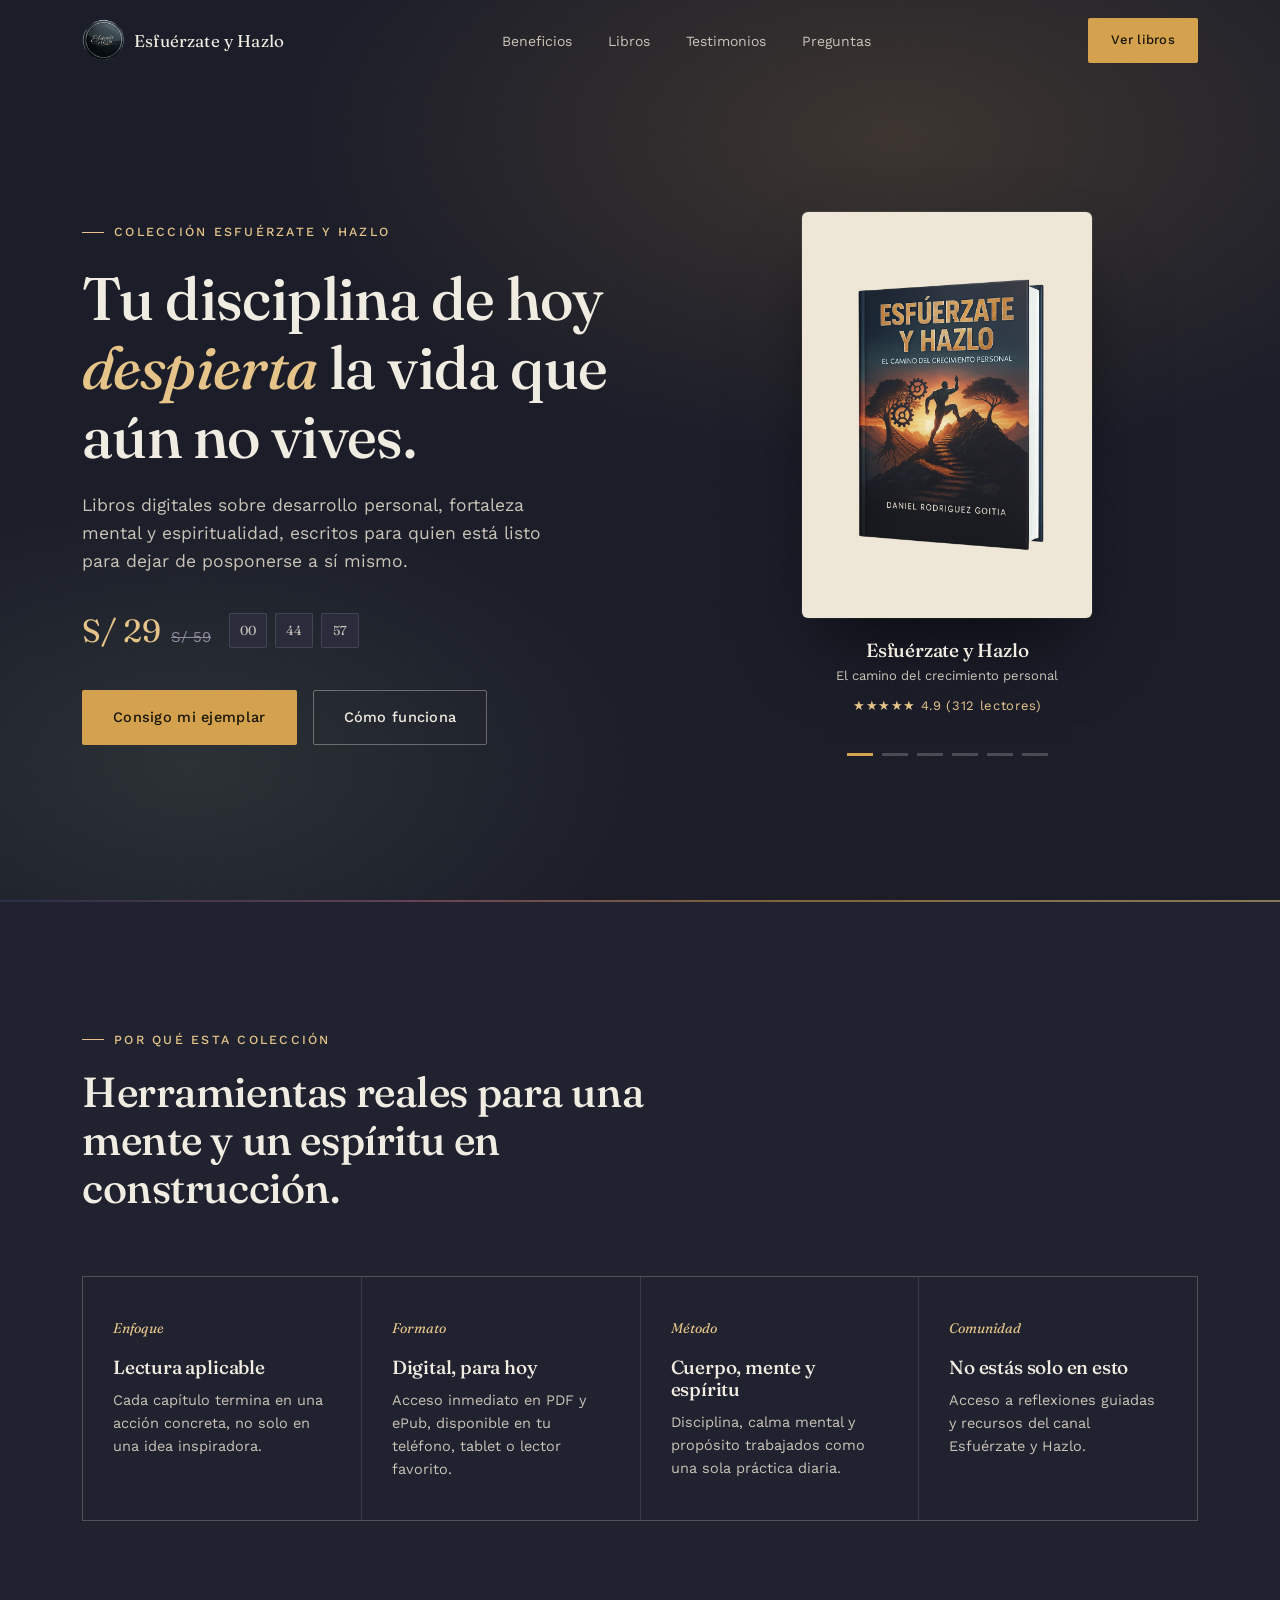
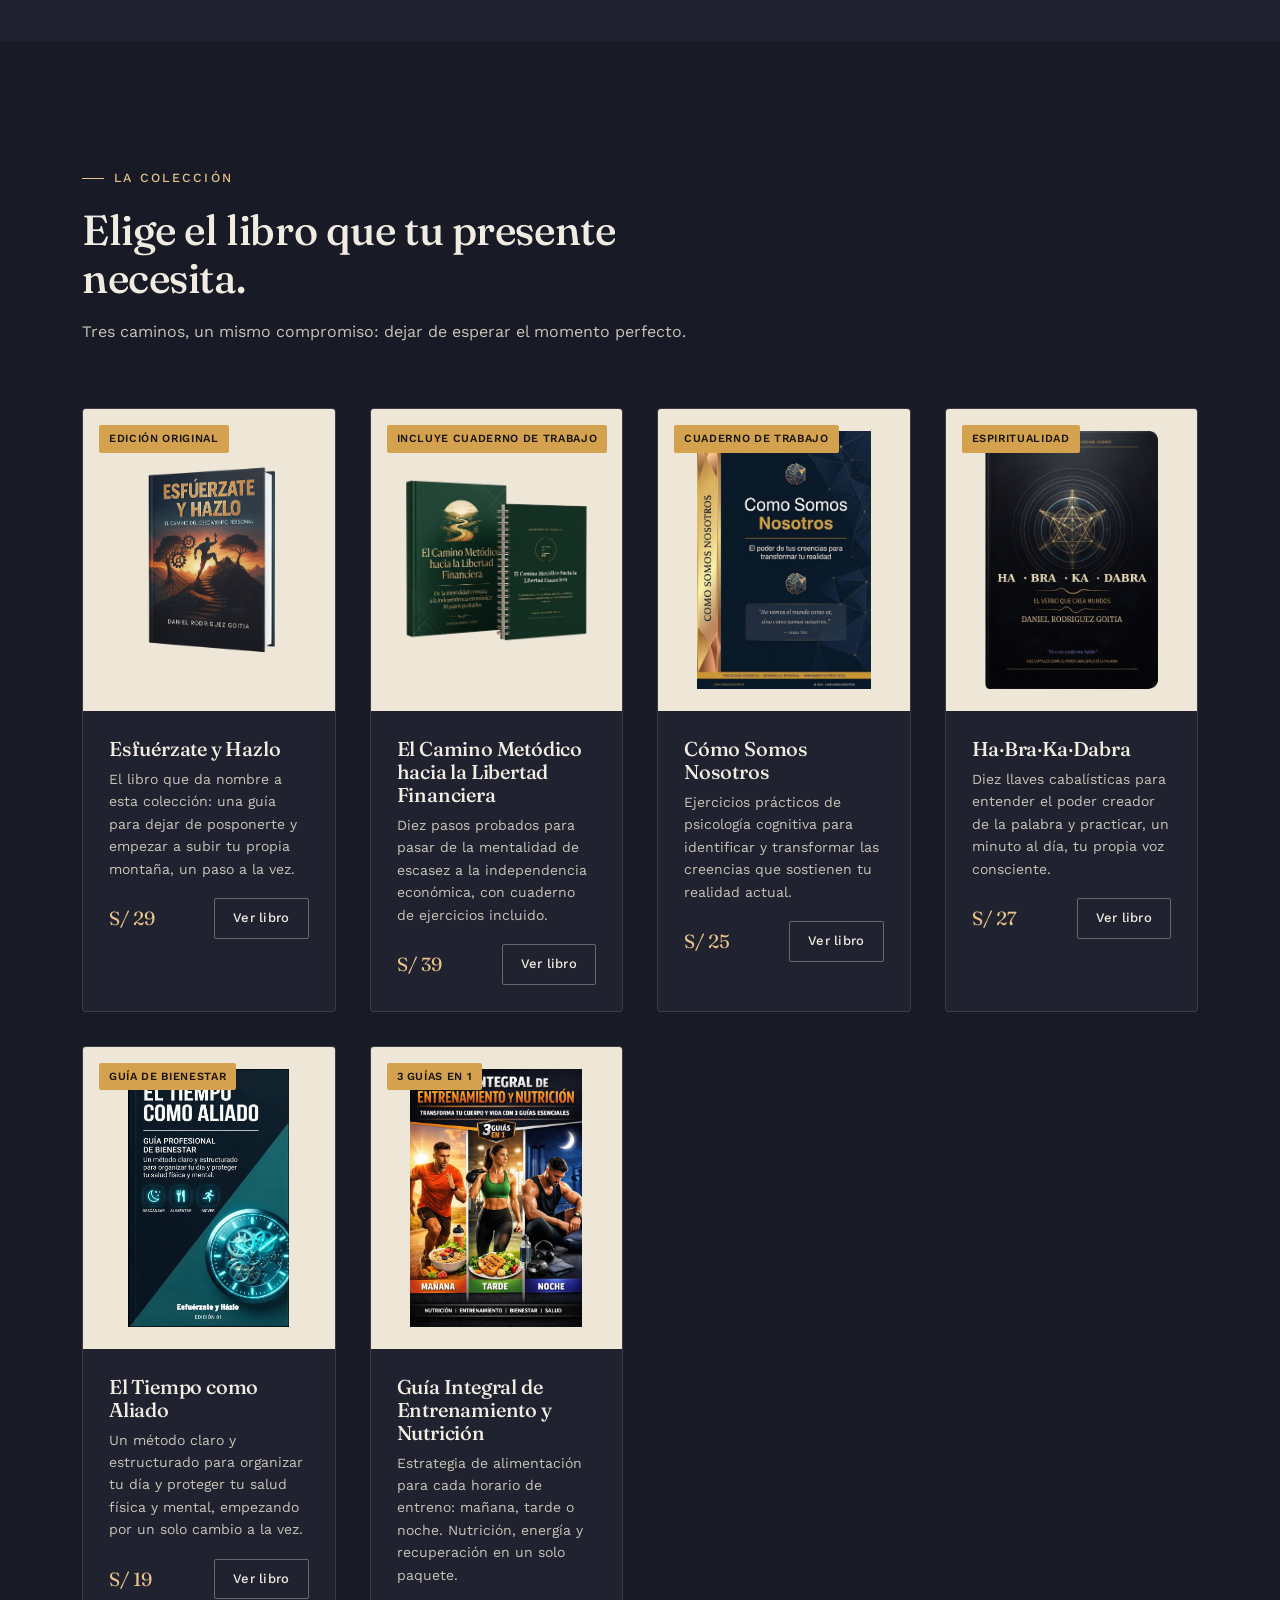
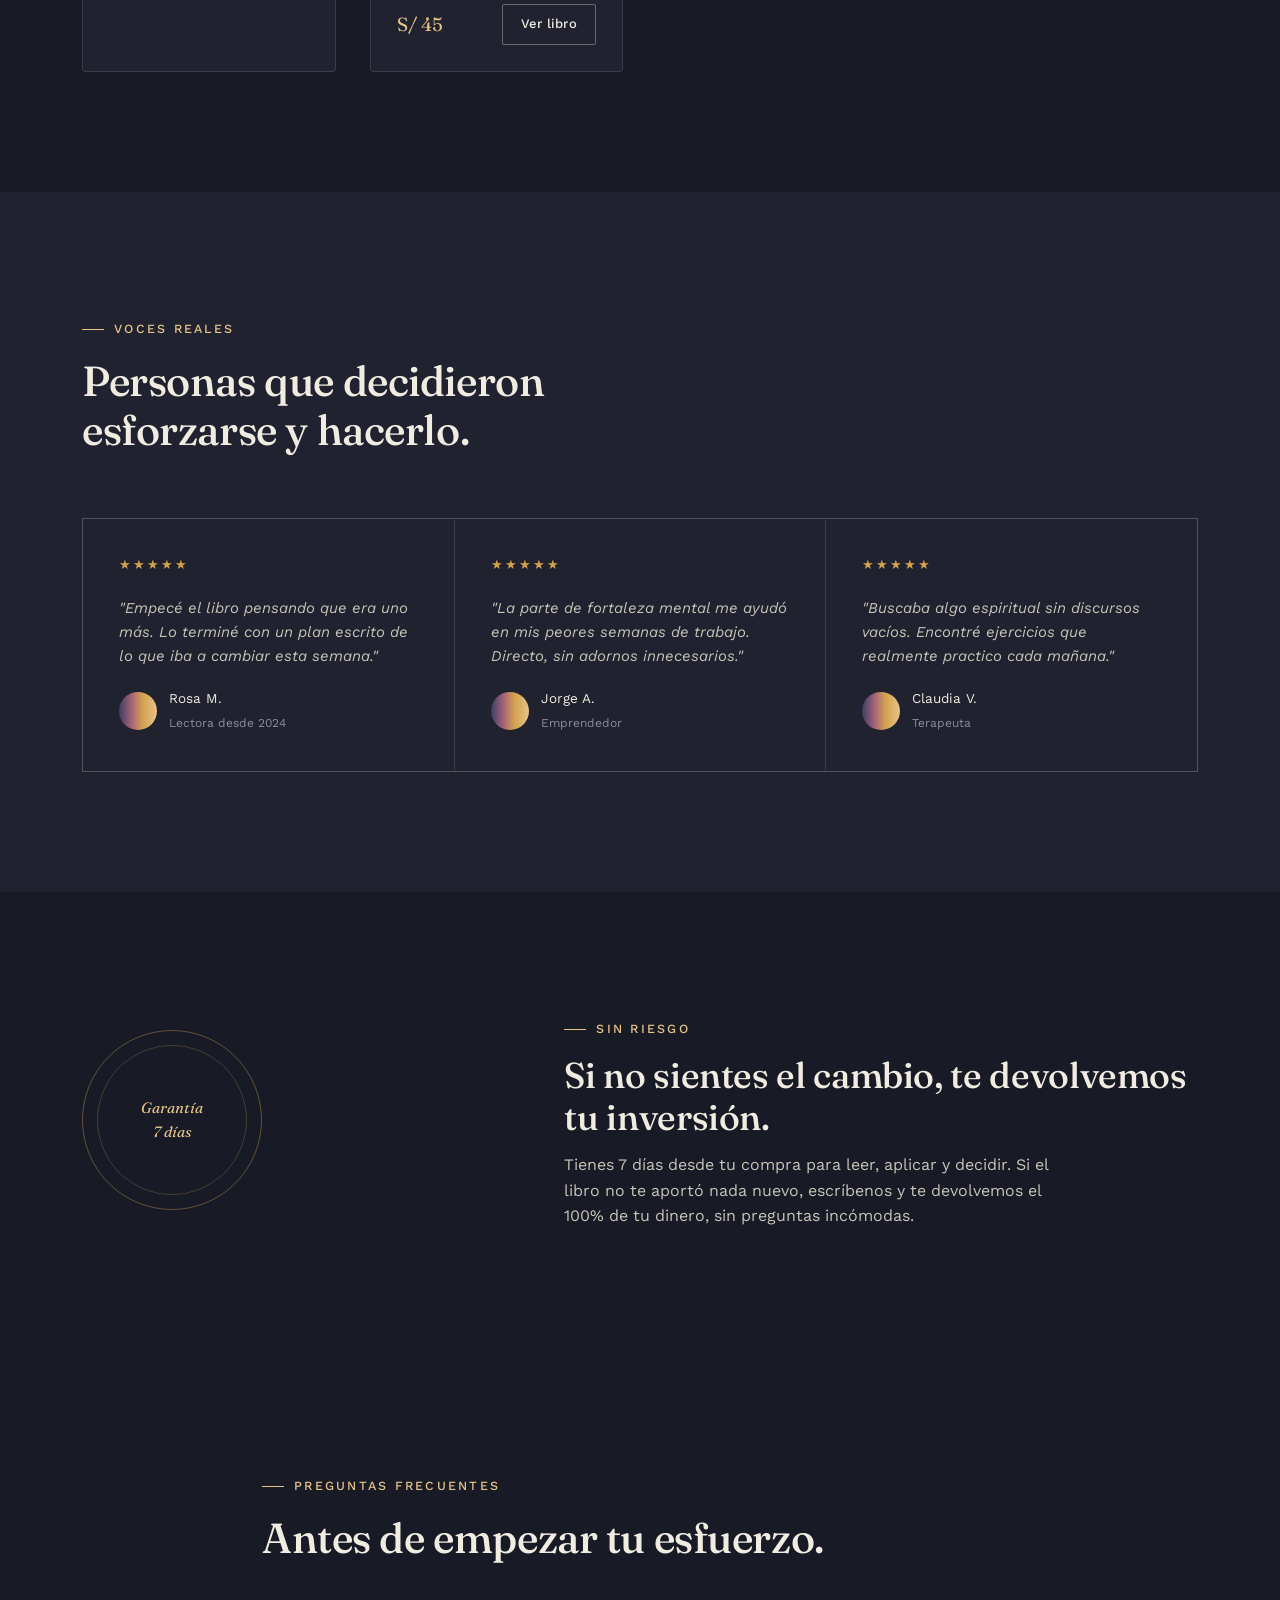
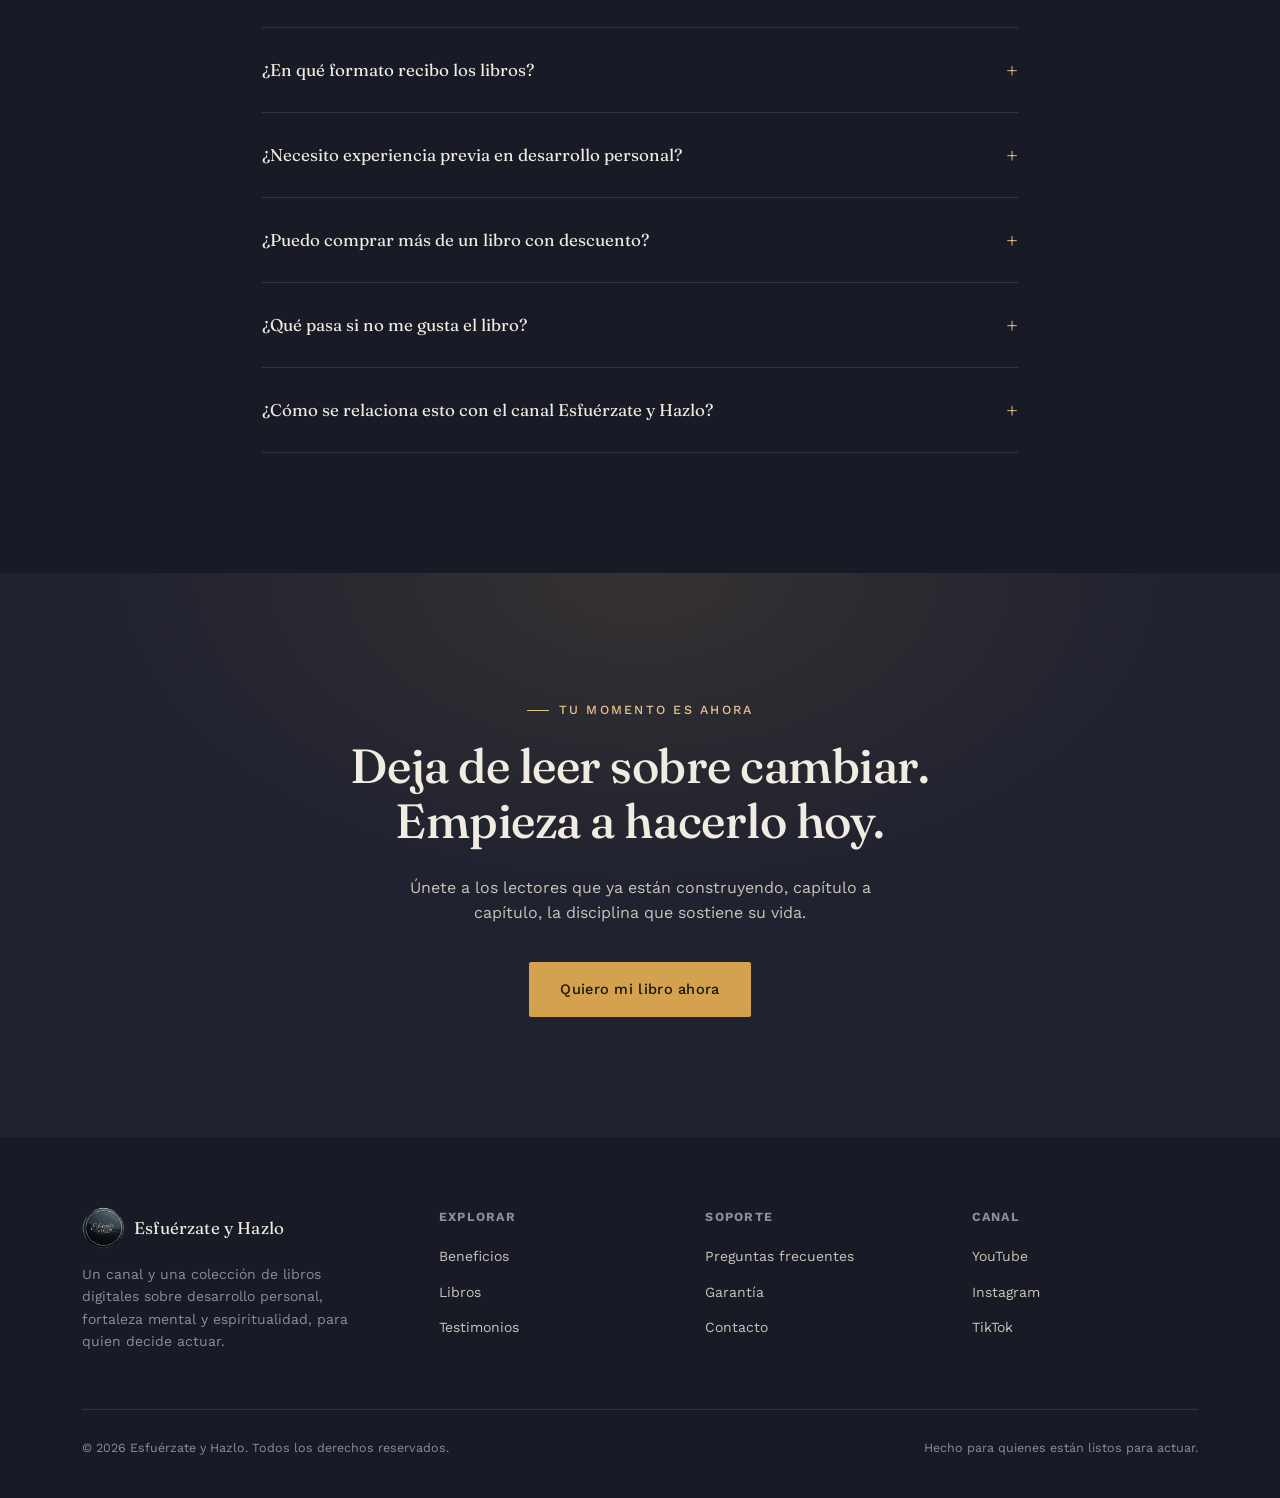
<file: index.html>
<!DOCTYPE html>
<html lang="es">
<head>
<meta charset="UTF-8">
<meta name="viewport" content="width=device-width, initial-scale=1.0">
<title>Esfuérzate y Hazlo — Libros para transformar tu mente y tu espíritu</title>
<meta name="description" content="Libros digitales de desarrollo personal, fortaleza mental y espiritualidad. Esfuérzate y Hazlo: la disciplina que despierta tu propósito.">
<meta property="og:title" content="Esfuérzate y Hazlo">
<meta property="og:description" content="Libros digitales para transformar tu mente, tu disciplina y tu espíritu.">
<meta property="og:type" content="website">
<link rel="preconnect" href="https://fonts.googleapis.com">
<link rel="preconnect" href="https://fonts.gstatic.com" crossorigin>
<link href="https://fonts.googleapis.com/css2?family=Fraunces:ital,opsz,wght@0,9..144,300;0,9..144,500;0,9..144,600;1,9..144,500&family=Work+Sans:wght@300;400;500;600&display=swap" rel="stylesheet">
<link rel="stylesheet" href="css/style.css">
</head>
<body>

<div class="splash" id="splash">
  <img src="img/logo.png" alt="Esfuérzate y Hazlo">
  <span class="eyebrow">Esfuérzate y Hazlo</span>
</div>

<header id="header">
  <div class="wrap">
    <a href="#" class="logo"><img src="img/logo.png" alt="Esfuérzate y Hazlo">Esfuérzate y Hazlo</a>
    <nav>
      <ul>
        <li><a href="#beneficios">Beneficios</a></li>
        <li><a href="#libros">Libros</a></li>
        <li><a href="#testimonios">Testimonios</a></li>
        <li><a href="#faq">Preguntas</a></li>
      </ul>
    </nav>
    <a href="#libros" class="btn btn-gold" style="padding:11px 22px; font-size:13px;">Ver libros</a>
    <button class="nav-toggle" id="navToggle" aria-label="Abrir menú" aria-expanded="false">
      <span></span><span></span><span></span>
    </button>
  </div>
</header>

<div class="mobile-nav" id="mobileNav">
  <a href="#beneficios">Beneficios</a>
  <a href="#libros">Libros</a>
  <a href="#testimonios">Testimonios</a>
  <a href="#faq">Preguntas</a>
  <a href="#libros" class="btn btn-gold">Ver libros</a>
</div>

<!-- HERO -->
<section class="hero">
  <div class="hero-bg" id="heroBg"></div>
  <div class="hero-grain"></div>
  <div class="wrap">
    <div class="hero-copy">
      <span class="eyebrow">Colección Esfuérzate y Hazlo</span>
      <h1>Tu disciplina de hoy <em>despierta</em> la vida que aún no vives.</h1>
      <p class="lede">Libros digitales sobre desarrollo personal, fortaleza mental y espiritualidad, escritos para quien está listo para dejar de posponerse a sí mismo.</p>

      <div class="hero-offer">
        <div class="price-box">
          <span class="price-now" id="heroPrice">S/ 29</span>
          <span class="price-old" id="heroPriceOld">S/ 59</span>
        </div>
        <div class="countdown" id="countdown">
          <span id="cd-h">00</span><span id="cd-m">00</span><span id="cd-s">00</span>
        </div>
      </div>

      <div class="hero-cta">
        <a href="#libros" class="btn btn-gold" id="heroBtn">Consigo mi ejemplar</a>
        <a href="#beneficios" class="btn btn-ghost">Cómo funciona</a>
      </div>
    </div>

    <div class="hero-visual">
      <div class="book-stage" id="bookStage"></div>
      <div class="indicators" id="indicators"></div>
    </div>
  </div>
</section>
<div class="horizon"></div>

<!-- BENEFICIOS -->
<section class="beneficios" id="beneficios">
  <div class="wrap">
    <div class="section-head reveal">
      <span class="eyebrow">Por qué esta colección</span>
      <h2>Herramientas reales para una mente y un espíritu en construcción.</h2>
    </div>
  </div>
  <div class="wrap">
    <div class="ben-grid reveal">
      <div class="ben-item">
        <span class="num">Enfoque</span>
        <h4>Lectura aplicable</h4>
        <p>Cada capítulo termina en una acción concreta, no solo en una idea inspiradora.</p>
      </div>
      <div class="ben-item">
        <span class="num">Formato</span>
        <h4>Digital, para hoy</h4>
        <p>Acceso inmediato en PDF y ePub, disponible en tu teléfono, tablet o lector favorito.</p>
      </div>
      <div class="ben-item">
        <span class="num">Método</span>
        <h4>Cuerpo, mente y espíritu</h4>
        <p>Disciplina, calma mental y propósito trabajados como una sola práctica diaria.</p>
      </div>
      <div class="ben-item">
        <span class="num">Comunidad</span>
        <h4>No estás solo en esto</h4>
        <p>Acceso a reflexiones guiadas y recursos del canal Esfuérzate y Hazlo.</p>
      </div>
    </div>
  </div>
</section>

<!-- PRODUCTOS -->
<section id="libros">
  <div class="wrap">
    <div class="section-head reveal">
      <span class="eyebrow">La colección</span>
      <h2>Elige el libro que tu presente necesita.</h2>
      <p>Tres caminos, un mismo compromiso: dejar de esperar el momento perfecto.</p>
    </div>
    <div class="productos-grid reveal" id="productGrid"></div>
  </div>
</section>

<!-- TESTIMONIOS -->
<section class="testimonios" id="testimonios">
  <div class="wrap">
    <div class="section-head reveal">
      <span class="eyebrow">Voces reales</span>
      <h2>Personas que decidieron esforzarse y hacerlo.</h2>
    </div>
  </div>
  <div class="wrap">
    <div class="test-grid reveal">
      <div class="test-item">
        <span class="stars">★★★★★</span>
        <p>"Empecé el libro pensando que era uno más. Lo terminé con un plan escrito de lo que iba a cambiar esta semana."</p>
        <div class="test-person">
          <div class="avatar"></div>
          <div><span>Rosa M.</span><small>Lectora desde 2024</small></div>
        </div>
      </div>
      <div class="test-item">
        <span class="stars">★★★★★</span>
        <p>"La parte de fortaleza mental me ayudó en mis peores semanas de trabajo. Directo, sin adornos innecesarios."</p>
        <div class="test-person">
          <div class="avatar"></div>
          <div><span>Jorge A.</span><small>Emprendedor</small></div>
        </div>
      </div>
      <div class="test-item">
        <span class="stars">★★★★★</span>
        <p>"Buscaba algo espiritual sin discursos vacíos. Encontré ejercicios que realmente practico cada mañana."</p>
        <div class="test-person">
          <div class="avatar"></div>
          <div><span>Claudia V.</span><small>Terapeuta</small></div>
        </div>
      </div>
    </div>
  </div>
</section>

<!-- GARANTIA -->
<section class="garantia">
  <div class="wrap">
    <div class="seal reveal">Garantía<br>7 días</div>
    <div class="reveal">
      <span class="eyebrow">Sin riesgo</span>
      <h2 style="font-size:clamp(26px,3vw,36px); margin:16px 0 14px;">Si no sientes el cambio, te devolvemos tu inversión.</h2>
      <p style="color:var(--cream-dim); max-width:520px;">Tienes 7 días desde tu compra para leer, aplicar y decidir. Si el libro no te aportó nada nuevo, escríbenos y te devolvemos el 100% de tu dinero, sin preguntas incómodas.</p>
    </div>
  </div>
</section>

<!-- FAQ -->
<section id="faq">
  <div class="wrap" style="max-width:820px;">
    <div class="section-head reveal">
      <span class="eyebrow">Preguntas frecuentes</span>
      <h2>Antes de empezar tu esfuerzo.</h2>
    </div>
    <div class="faq-list reveal" id="faqList"></div>
  </div>
</section>

<!-- CTA FINAL -->
<section class="cta-final">
  <div class="wrap">
    <span class="eyebrow" style="justify-content:center;">Tu momento es ahora</span>
    <h2>Deja de leer sobre cambiar. Empieza a hacerlo hoy.</h2>
    <p>Únete a los lectores que ya están construyendo, capítulo a capítulo, la disciplina que sostiene su vida.</p>
    <a href="#libros" class="btn btn-gold">Quiero mi libro ahora</a>
  </div>
</section>

<footer>
  <div class="wrap">
    <div class="foot-grid">
      <div class="foot-brand">
        <a href="#" class="logo"><img src="img/logo.png" alt="Esfuérzate y Hazlo">Esfuérzate y Hazlo</a>
        <p>Un canal y una colección de libros digitales sobre desarrollo personal, fortaleza mental y espiritualidad, para quien decide actuar.</p>
      </div>
      <div class="foot-col">
        <h5>Explorar</h5>
        <ul>
          <li><a href="#beneficios">Beneficios</a></li>
          <li><a href="#libros">Libros</a></li>
          <li><a href="#testimonios">Testimonios</a></li>
        </ul>
      </div>
      <div class="foot-col">
        <h5>Soporte</h5>
        <ul>
          <li><a href="#faq">Preguntas frecuentes</a></li>
          <li><a href="#">Garantía</a></li>
          <li><a href="#">Contacto</a></li>
        </ul>
      </div>
      <div class="foot-col">
        <h5>Canal</h5>
        <ul>
          <li><a href="#">YouTube</a></li>
          <li><a href="#">Instagram</a></li>
          <li><a href="https://www.tiktok.com/@esfuerzateyhazlo" target="_blank" rel="noopener">TikTok</a></li>
        </ul>
      </div>
    </div>
    <div class="foot-bottom">
      <span>© <span id="year"></span> Esfuérzate y Hazlo. Todos los derechos reservados.</span>
      <span>Hecho para quienes están listos para actuar.</span>
    </div>
  </div>
</footer>

<script src="js/site.js"></script>
<script src="js/home.js"></script>
</body>
</html>
</file>
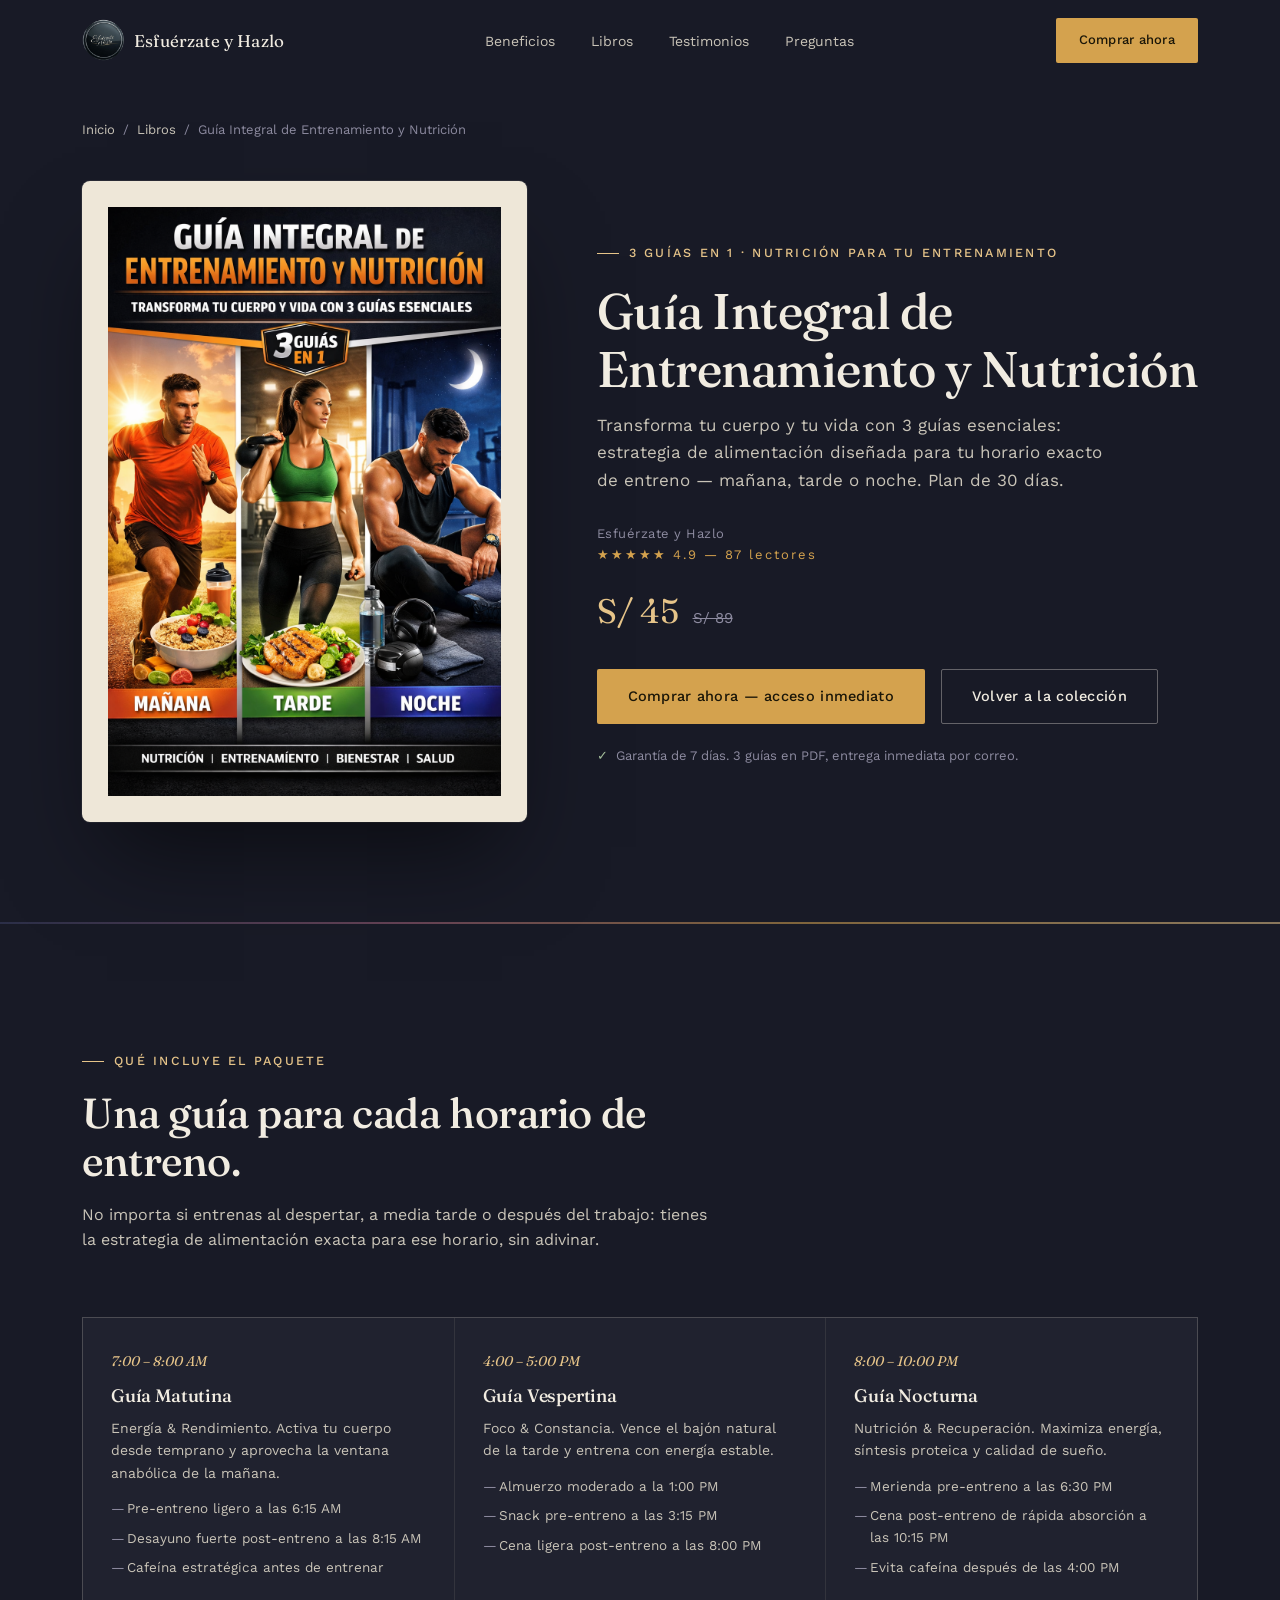
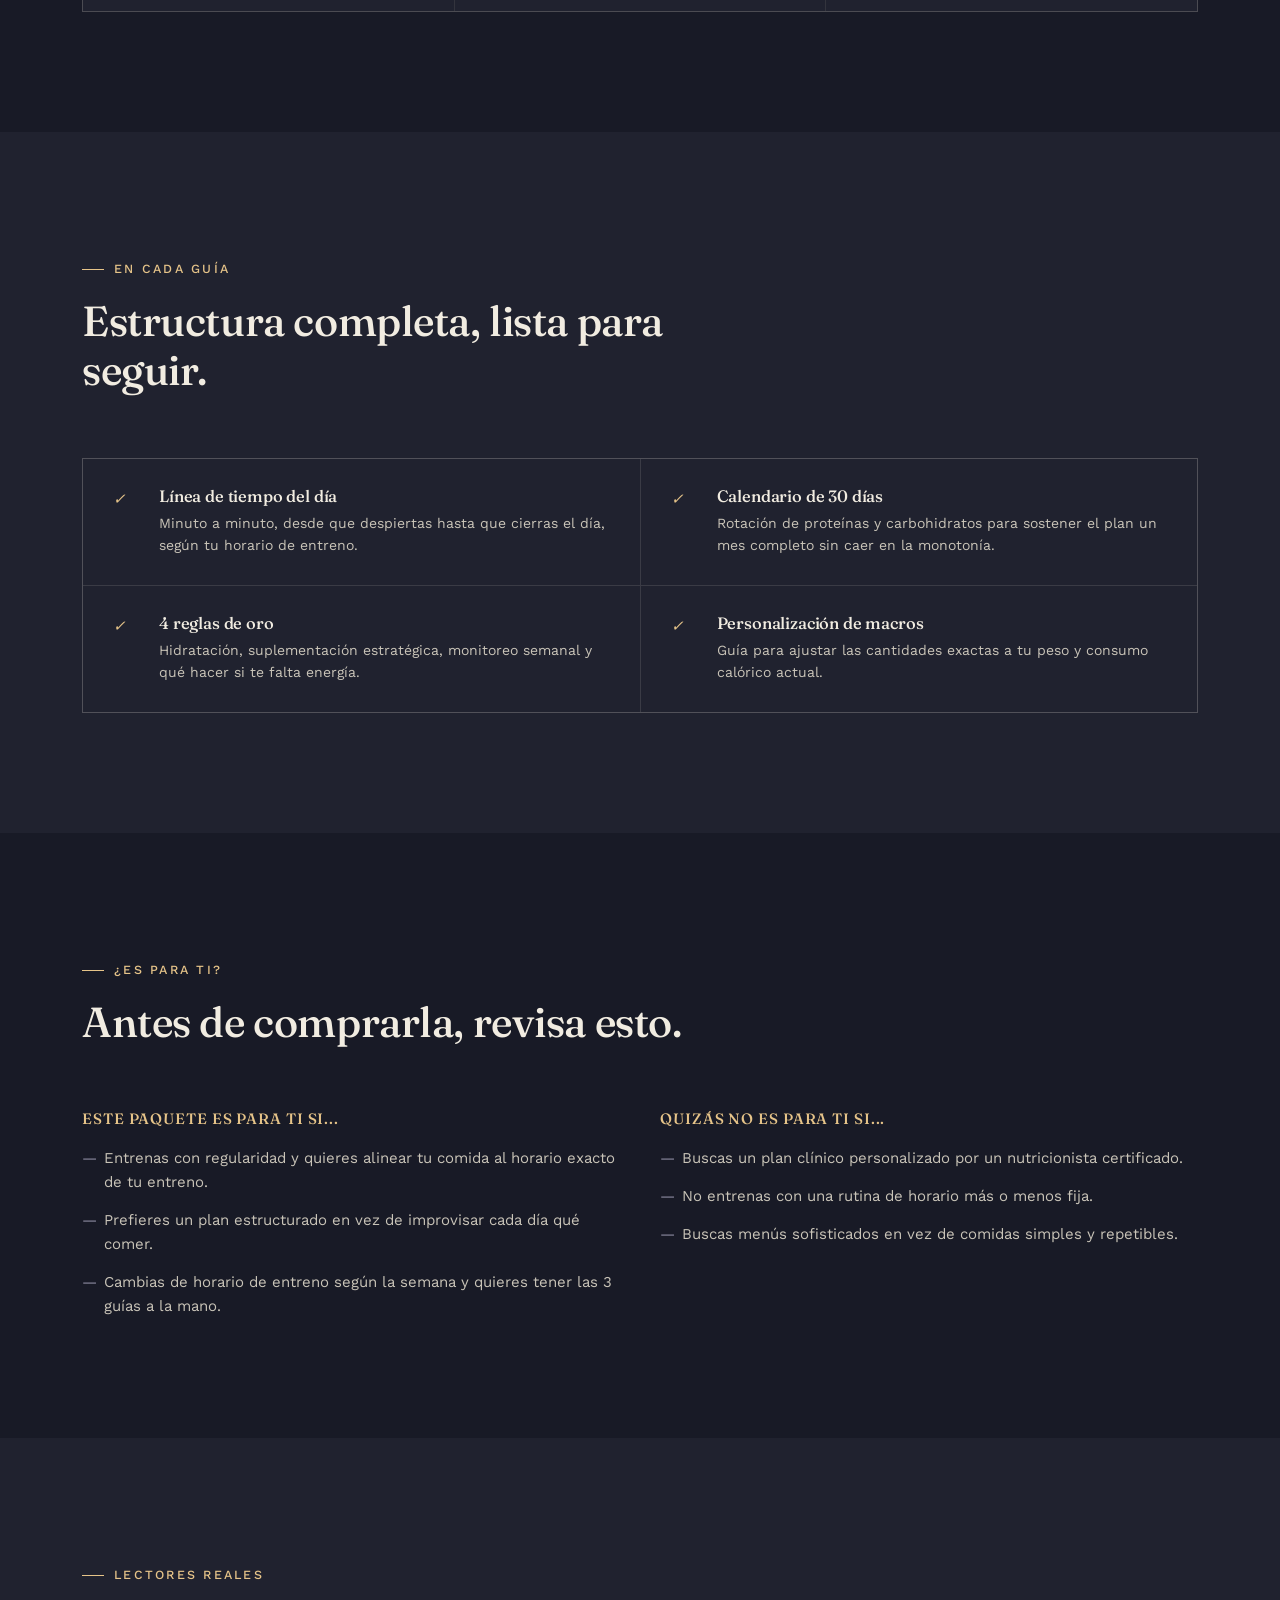
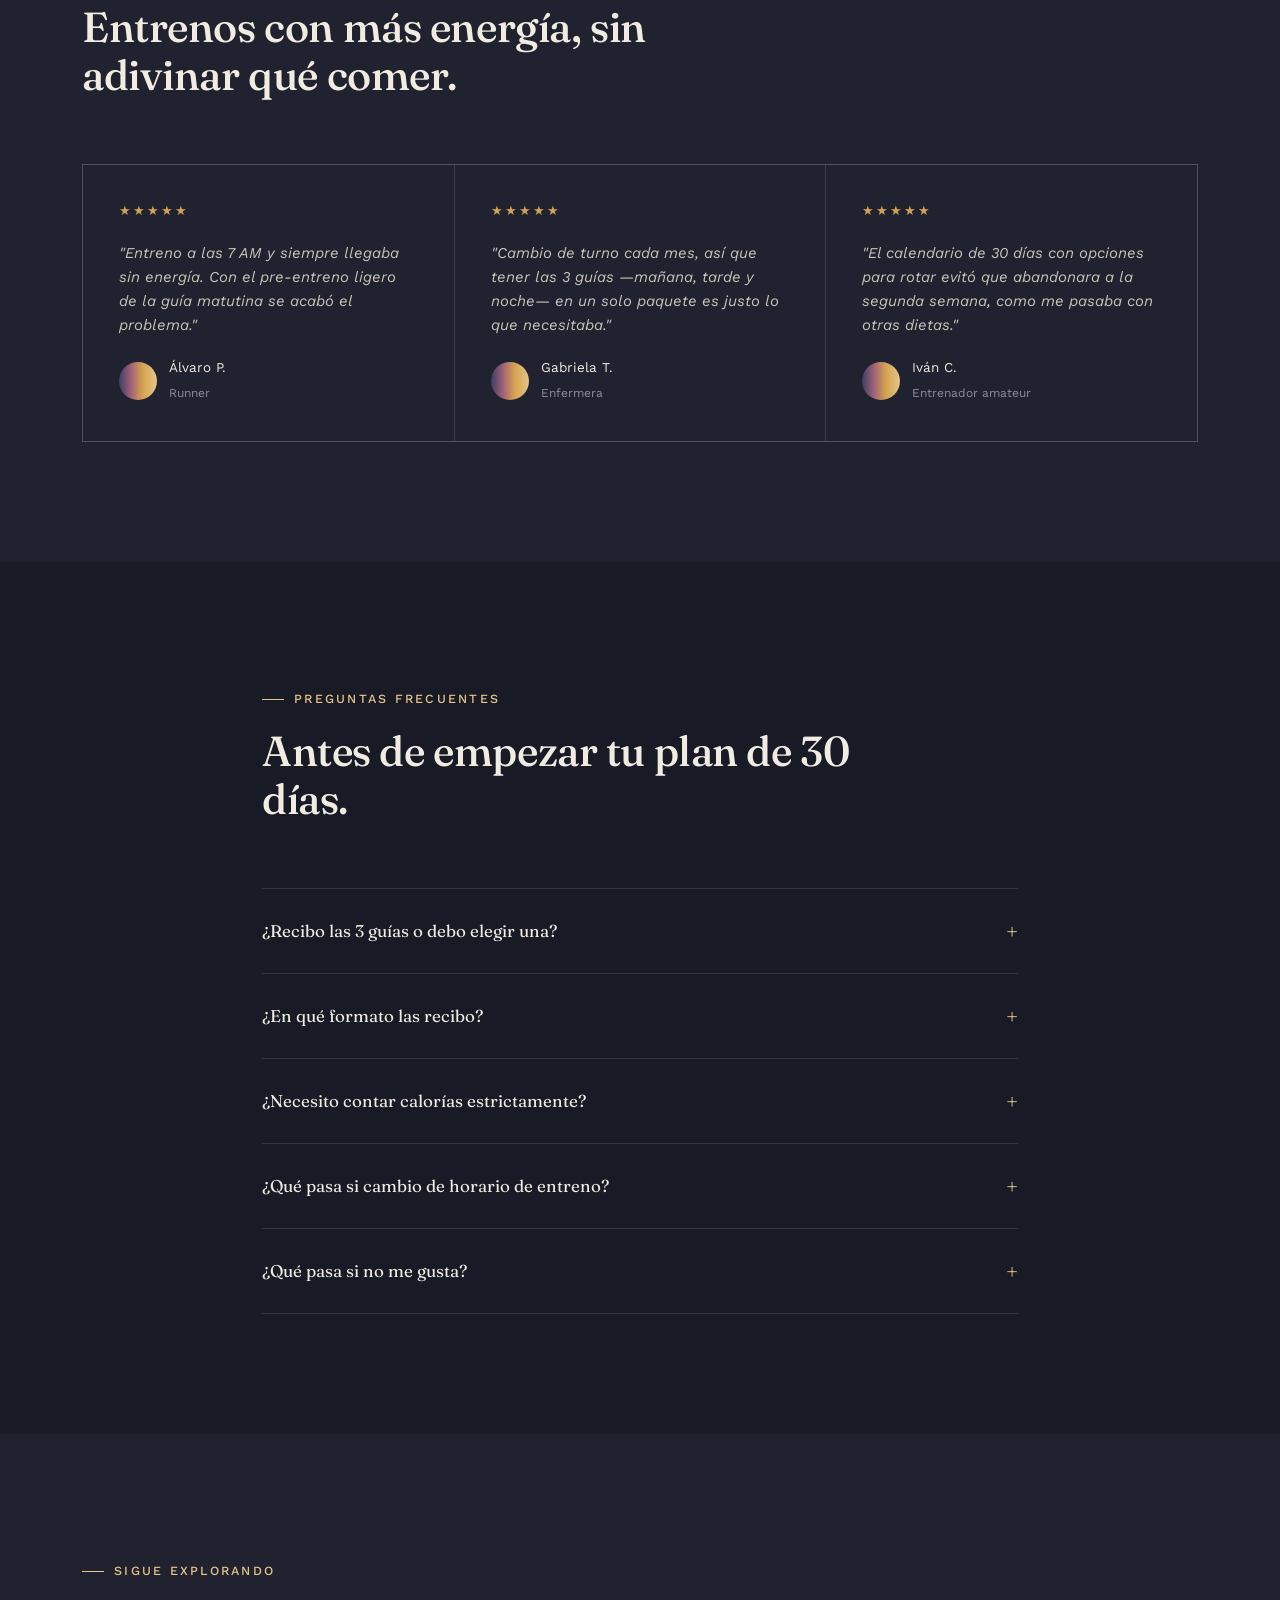
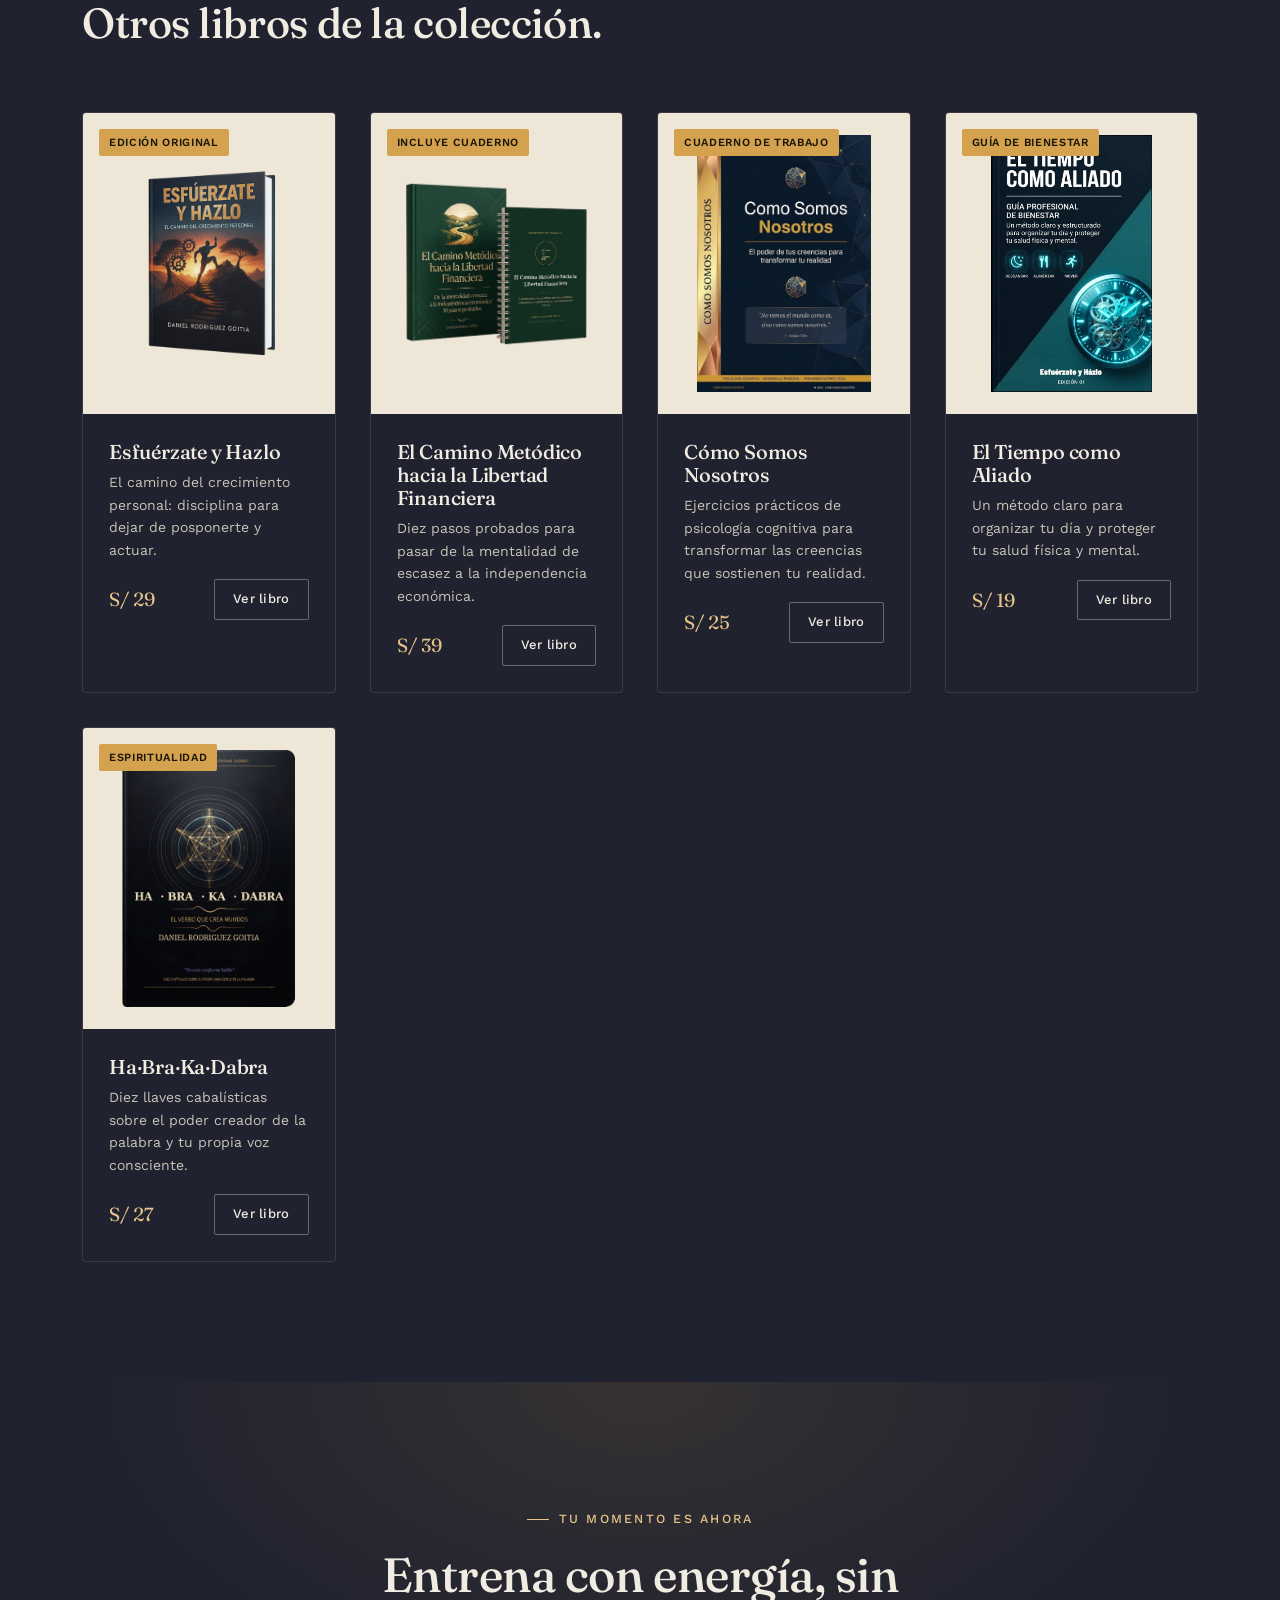
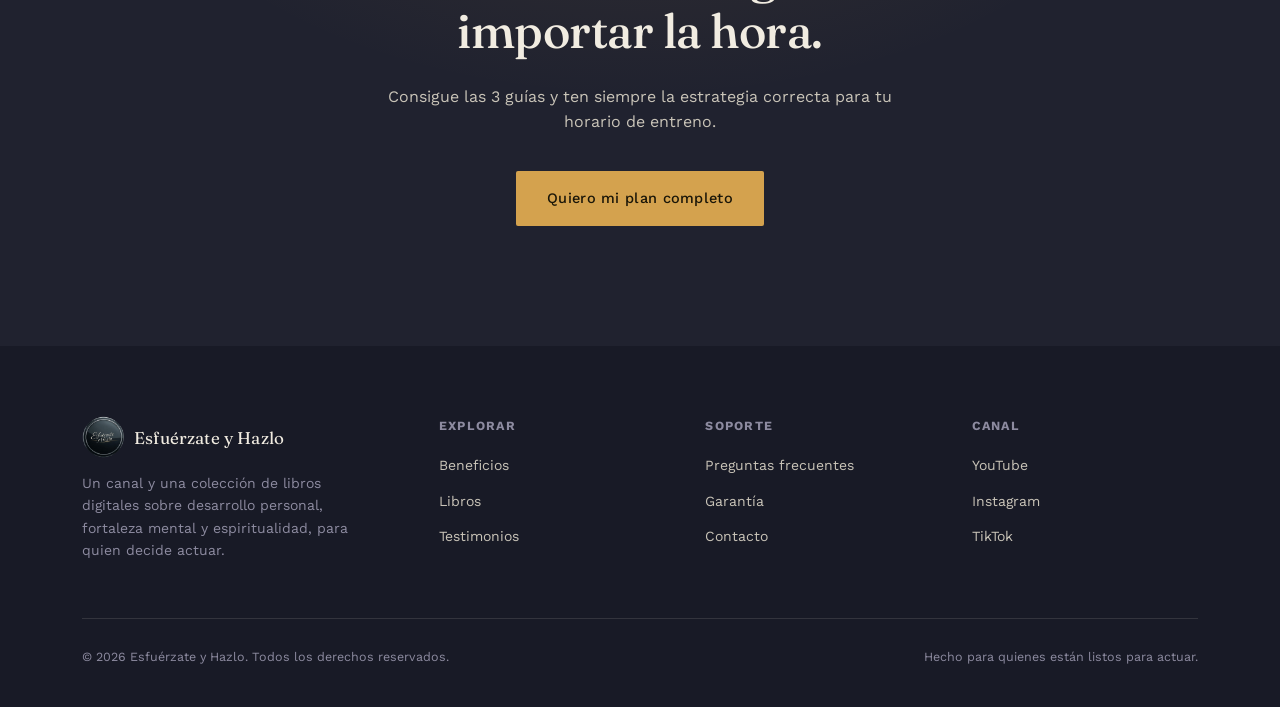
<file: guia-integral-entrenamiento-nutricion.html>
<!DOCTYPE html>
<html lang="es">
<head>
<meta charset="UTF-8">
<meta name="viewport" content="width=device-width, initial-scale=1.0">
<title>Guía Integral de Entrenamiento y Nutrición | Esfuérzate y Hazlo</title>
<meta name="description" content="3 guías en 1: nutrición y estrategia alimenticia diseñada para tu horario exacto de entrenamiento — mañana, tarde o noche. Plan de 30 días.">
<meta property="og:title" content="Guía Integral de Entrenamiento y Nutrición">
<meta property="og:description" content="Transforma tu cuerpo y tu vida con 3 guías esenciales: mañana, tarde y noche.">
<meta property="og:type" content="book">
<link rel="preconnect" href="https://fonts.googleapis.com">
<link rel="preconnect" href="https://fonts.gstatic.com" crossorigin>
<link href="https://fonts.googleapis.com/css2?family=Fraunces:ital,opsz,wght@0,9..144,300;0,9..144,500;0,9..144,600;1,9..144,500&family=Work+Sans:wght@300;400;500;600&display=swap" rel="stylesheet">
<link rel="stylesheet" href="css/style.css">
</head>
<body>

<div class="splash" id="splash">
  <img src="img/logo.png" alt="Esfuérzate y Hazlo">
  <span class="eyebrow">Esfuérzate y Hazlo</span>
</div>

<header id="header">
  <div class="wrap">
    <a href="index.html" class="logo"><img src="img/logo.png" alt="Esfuérzate y Hazlo">Esfuérzate y Hazlo</a>
    <nav>
      <ul>
        <li><a href="index.html#beneficios">Beneficios</a></li>
        <li><a href="index.html#libros">Libros</a></li>
        <li><a href="index.html#testimonios">Testimonios</a></li>
        <li><a href="index.html#faq">Preguntas</a></li>
      </ul>
    </nav>
    <a href="#comprar" class="btn btn-gold" style="padding:11px 22px; font-size:13px;">Comprar ahora</a>
    <button class="nav-toggle" id="navToggle" aria-label="Abrir menú" aria-expanded="false">
      <span></span><span></span><span></span>
    </button>
  </div>
</header>

<div class="mobile-nav" id="mobileNav">
  <a href="index.html#beneficios">Beneficios</a>
  <a href="index.html#libros">Libros</a>
  <a href="index.html#testimonios">Testimonios</a>
  <a href="index.html#faq">Preguntas</a>
  <a href="#comprar" class="btn btn-gold">Comprar ahora</a>
</div>

<div class="breadcrumb">
  <div class="wrap">
    <a href="index.html">Inicio</a> &nbsp;/&nbsp; <a href="index.html#libros">Libros</a> &nbsp;/&nbsp; Guía Integral de Entrenamiento y Nutrición
  </div>
</div>

<!-- HERO DEL LIBRO -->
<section class="book-hero">
  <div class="wrap">
    <div class="book-hero-cover">
      <img src="img/guia-entrenamiento-nutricion.png" alt="Portada de Guía Integral de Entrenamiento y Nutrición, 3 guías en 1">
    </div>
    <div class="book-hero-copy">
      <span class="eyebrow">3 guías en 1 · Nutrición para tu entrenamiento</span>
      <h1>Guía Integral de Entrenamiento y Nutrición</h1>
      <p class="subtitle">Transforma tu cuerpo y tu vida con 3 guías esenciales: estrategia de alimentación diseñada para tu horario exacto de entreno — mañana, tarde o noche. Plan de 30 días.</p>
      <span class="author">Esfuérzate y Hazlo</span>
      <span class="book-stars">★★★★★ 4.9 — 87 lectores</span>
      <div class="book-price-row">
        <span class="price-now">S/ 45</span>
        <span class="price-old">S/ 89</span>
      </div>
      <div class="book-hero-cta" id="comprar">
        <a href="https://hotmart.com" target="_blank" rel="noopener" class="btn btn-gold">Comprar ahora — acceso inmediato</a>
        <a href="index.html#libros" class="btn btn-ghost">Volver a la colección</a>
      </div>
      <span class="book-guarantee-note">Garantía de 7 días. 3 guías en PDF, entrega inmediata por correo.</span>
    </div>
  </div>
</section>
<div class="horizon"></div>

<!-- LAS 3 GUÍAS -->
<section>
  <div class="wrap">
    <div class="section-head reveal">
      <span class="eyebrow">Qué incluye el paquete</span>
      <h2>Una guía para cada horario de entreno.</h2>
      <p>No importa si entrenas al despertar, a media tarde o después del trabajo: tienes la estrategia de alimentación exacta para ese horario, sin adivinar.</p>
    </div>
    <div class="subguide-grid reveal">
      <div class="subguide-item">
        <span class="subguide-time">7:00 – 8:00 AM</span>
        <h4>Guía Matutina</h4>
        <p>Energía & Rendimiento. Activa tu cuerpo desde temprano y aprovecha la ventana anabólica de la mañana.</p>
        <ul>
          <li>Pre-entreno ligero a las 6:15 AM</li>
          <li>Desayuno fuerte post-entreno a las 8:15 AM</li>
          <li>Cafeína estratégica antes de entrenar</li>
        </ul>
      </div>
      <div class="subguide-item">
        <span class="subguide-time">4:00 – 5:00 PM</span>
        <h4>Guía Vespertina</h4>
        <p>Foco & Constancia. Vence el bajón natural de la tarde y entrena con energía estable.</p>
        <ul>
          <li>Almuerzo moderado a la 1:00 PM</li>
          <li>Snack pre-entreno a las 3:15 PM</li>
          <li>Cena ligera post-entreno a las 8:00 PM</li>
        </ul>
      </div>
      <div class="subguide-item">
        <span class="subguide-time">8:00 – 10:00 PM</span>
        <h4>Guía Nocturna</h4>
        <p>Nutrición & Recuperación. Maximiza energía, síntesis proteica y calidad de sueño.</p>
        <ul>
          <li>Merienda pre-entreno a las 6:30 PM</li>
          <li>Cena post-entreno de rápida absorción a las 10:15 PM</li>
          <li>Evita cafeína después de las 4:00 PM</li>
        </ul>
      </div>
    </div>
  </div>
</section>

<!-- QUÉ MÁS ENCONTRARÁS -->
<section class="for-who">
  <div class="wrap">
    <div class="section-head reveal">
      <span class="eyebrow">En cada guía</span>
      <h2>Estructura completa, lista para seguir.</h2>
    </div>
    <div class="toc-grid reveal">
      <div class="toc-item">
        <span class="toc-mark">✓</span>
        <div><h4>Línea de tiempo del día</h4><p>Minuto a minuto, desde que despiertas hasta que cierras el día, según tu horario de entreno.</p></div>
      </div>
      <div class="toc-item">
        <span class="toc-mark">✓</span>
        <div><h4>Calendario de 30 días</h4><p>Rotación de proteínas y carbohidratos para sostener el plan un mes completo sin caer en la monotonía.</p></div>
      </div>
      <div class="toc-item">
        <span class="toc-mark">✓</span>
        <div><h4>4 reglas de oro</h4><p>Hidratación, suplementación estratégica, monitoreo semanal y qué hacer si te falta energía.</p></div>
      </div>
      <div class="toc-item">
        <span class="toc-mark">✓</span>
        <div><h4>Personalización de macros</h4><p>Guía para ajustar las cantidades exactas a tu peso y consumo calórico actual.</p></div>
      </div>
    </div>
  </div>
</section>

<!-- PARA QUIÉN ES -->
<section>
  <div class="wrap">
    <div class="section-head reveal">
      <span class="eyebrow">¿Es para ti?</span>
      <h2>Antes de comprarla, revisa esto.</h2>
    </div>
    <div class="for-grid reveal">
      <div class="for-col">
        <h4>Este paquete es para ti si...</h4>
        <ul>
          <li>Entrenas con regularidad y quieres alinear tu comida al horario exacto de tu entreno.</li>
          <li>Prefieres un plan estructurado en vez de improvisar cada día qué comer.</li>
          <li>Cambias de horario de entreno según la semana y quieres tener las 3 guías a la mano.</li>
        </ul>
      </div>
      <div class="for-col">
        <h4>Quizás no es para ti si...</h4>
        <ul>
          <li>Buscas un plan clínico personalizado por un nutricionista certificado.</li>
          <li>No entrenas con una rutina de horario más o menos fija.</li>
          <li>Buscas menús sofisticados en vez de comidas simples y repetibles.</li>
        </ul>
      </div>
    </div>
  </div>
</section>

<!-- TESTIMONIOS -->
<section class="testimonios" id="testimonios">
  <div class="wrap">
    <div class="section-head reveal">
      <span class="eyebrow">Lectores reales</span>
      <h2>Entrenos con más energía, sin adivinar qué comer.</h2>
    </div>
  </div>
  <div class="wrap">
    <div class="test-grid reveal">
      <div class="test-item">
        <span class="stars">★★★★★</span>
        <p>"Entreno a las 7 AM y siempre llegaba sin energía. Con el pre-entreno ligero de la guía matutina se acabó el problema."</p>
        <div class="test-person">
          <div class="avatar"></div>
          <div><span>Álvaro P.</span><small>Runner</small></div>
        </div>
      </div>
      <div class="test-item">
        <span class="stars">★★★★★</span>
        <p>"Cambio de turno cada mes, así que tener las 3 guías —mañana, tarde y noche— en un solo paquete es justo lo que necesitaba."</p>
        <div class="test-person">
          <div class="avatar"></div>
          <div><span>Gabriela T.</span><small>Enfermera</small></div>
        </div>
      </div>
      <div class="test-item">
        <span class="stars">★★★★★</span>
        <p>"El calendario de 30 días con opciones para rotar evitó que abandonara a la segunda semana, como me pasaba con otras dietas."</p>
        <div class="test-person">
          <div class="avatar"></div>
          <div><span>Iván C.</span><small>Entrenador amateur</small></div>
        </div>
      </div>
    </div>
  </div>
</section>

<!-- FAQ -->
<section id="faq">
  <div class="wrap" style="max-width:820px;">
    <div class="section-head reveal">
      <span class="eyebrow">Preguntas frecuentes</span>
      <h2>Antes de empezar tu plan de 30 días.</h2>
    </div>
    <div class="faq-list reveal" id="faqList"></div>
  </div>
</section>

<!-- OTROS LIBROS -->
<section class="related-books">
  <div class="wrap">
    <div class="section-head reveal">
      <span class="eyebrow">Sigue explorando</span>
      <h2>Otros libros de la colección.</h2>
    </div>
    <div class="productos-grid reveal">
      <div class="prod-card">
        <a href="libro-esfuerzate.html" class="prod-cover">
          <img src="img/esfuerzate.jpg" alt="Portada de Esfuérzate y Hazlo">
          <span class="prod-badge">Edición original</span>
        </a>
        <div class="prod-body">
          <h3>Esfuérzate y Hazlo</h3>
          <p>El camino del crecimiento personal: disciplina para dejar de posponerte y actuar.</p>
          <div class="prod-foot">
            <span class="prod-price">S/ 29</span>
            <a href="libro-esfuerzate.html" class="btn btn-ghost" style="padding:9px 18px; font-size:13px;">Ver libro</a>
          </div>
        </div>
      </div>
      <div class="prod-card">
        <a href="libro-camino-metodico.html" class="prod-cover">
          <img src="img/camino-pack.png" alt="Portada de El Camino Metódico hacia la Libertad Financiera">
          <span class="prod-badge">Incluye cuaderno</span>
        </a>
        <div class="prod-body">
          <h3>El Camino Metódico hacia la Libertad Financiera</h3>
          <p>Diez pasos probados para pasar de la mentalidad de escasez a la independencia económica.</p>
          <div class="prod-foot">
            <span class="prod-price">S/ 39</span>
            <a href="libro-camino-metodico.html" class="btn btn-ghost" style="padding:9px 18px; font-size:13px;">Ver libro</a>
          </div>
        </div>
      </div>
      <div class="prod-card">
        <a href="libro-como-somos-nosotros.html" class="prod-cover">
          <img src="img/como-somos-nosotros.jpg" alt="Portada de Cómo Somos Nosotros">
          <span class="prod-badge">Cuaderno de trabajo</span>
        </a>
        <div class="prod-body">
          <h3>Cómo Somos Nosotros</h3>
          <p>Ejercicios prácticos de psicología cognitiva para transformar las creencias que sostienen tu realidad.</p>
          <div class="prod-foot">
            <span class="prod-price">S/ 25</span>
            <a href="libro-como-somos-nosotros.html" class="btn btn-ghost" style="padding:9px 18px; font-size:13px;">Ver libro</a>
          </div>
        </div>
      </div>
      <div class="prod-card">
        <a href="guiadebienestar.html" class="prod-cover">
          <img src="img/guia-tiempo-aliado.png" alt="Portada de El Tiempo como Aliado">
          <span class="prod-badge">Guía de bienestar</span>
        </a>
        <div class="prod-body">
          <h3>El Tiempo como Aliado</h3>
          <p>Un método claro para organizar tu día y proteger tu salud física y mental.</p>
          <div class="prod-foot">
            <span class="prod-price">S/ 19</span>
            <a href="guiadebienestar.html" class="btn btn-ghost" style="padding:9px 18px; font-size:13px;">Ver libro</a>
          </div>
        </div>
      </div>
      <div class="prod-card">
        <a href="habrakadabra.html" class="prod-cover">
          <img src="img/habrakadabra.png" alt="Portada de Ha·Bra·Ka·Dabra">
          <span class="prod-badge">Espiritualidad</span>
        </a>
        <div class="prod-body">
          <h3>Ha·Bra·Ka·Dabra</h3>
          <p>Diez llaves cabalísticas sobre el poder creador de la palabra y tu propia voz consciente.</p>
          <div class="prod-foot">
            <span class="prod-price">S/ 27</span>
            <a href="habrakadabra.html" class="btn btn-ghost" style="padding:9px 18px; font-size:13px;">Ver libro</a>
          </div>
        </div>
      </div>
    </div>
  </div>
</section>

<!-- CTA FINAL -->
<section class="cta-final">
  <div class="wrap">
    <span class="eyebrow" style="justify-content:center;">Tu momento es ahora</span>
    <h2>Entrena con energía, sin importar la hora.</h2>
    <p>Consigue las 3 guías y ten siempre la estrategia correcta para tu horario de entreno.</p>
    <a href="#comprar" class="btn btn-gold">Quiero mi plan completo</a>
  </div>
</section>

<footer>
  <div class="wrap">
    <div class="foot-grid">
      <div class="foot-brand">
        <a href="index.html" class="logo"><img src="img/logo.png" alt="Esfuérzate y Hazlo">Esfuérzate y Hazlo</a>
        <p>Un canal y una colección de libros digitales sobre desarrollo personal, fortaleza mental y espiritualidad, para quien decide actuar.</p>
      </div>
      <div class="foot-col">
        <h5>Explorar</h5>
        <ul>
          <li><a href="index.html#beneficios">Beneficios</a></li>
          <li><a href="index.html#libros">Libros</a></li>
          <li><a href="index.html#testimonios">Testimonios</a></li>
        </ul>
      </div>
      <div class="foot-col">
        <h5>Soporte</h5>
        <ul>
          <li><a href="index.html#faq">Preguntas frecuentes</a></li>
          <li><a href="#">Garantía</a></li>
          <li><a href="#">Contacto</a></li>
        </ul>
      </div>
      <div class="foot-col">
        <h5>Canal</h5>
        <ul>
          <li><a href="#">YouTube</a></li>
          <li><a href="#">Instagram</a></li>
          <li><a href="https://www.tiktok.com/@esfuerzateyhazlo" target="_blank" rel="noopener">TikTok</a></li>
        </ul>
      </div>
    </div>
    <div class="foot-bottom">
      <span>© <span id="year"></span> Esfuérzate y Hazlo. Todos los derechos reservados.</span>
      <span>Hecho para quienes están listos para actuar.</span>
    </div>
  </div>
</footer>

<script src="js/site.js"></script>
<script>
buildFAQ([
  { q: "¿Recibo las 3 guías o debo elegir una?", a: "Recibes las 3 guías completas —matutina, vespertina y nocturna— en un solo paquete, para que tengas la estrategia correcta sin importar tu horario de entreno." },
  { q: "¿En qué formato las recibo?", a: "En PDF, por correo electrónico, de forma inmediata tras tu compra." },
  { q: "¿Necesito contar calorías estrictamente?", a: "No es obligatorio, pero la guía te explica cómo pedir el cálculo de tus macros exactos si quieres personalizar aún más el plan." },
  { q: "¿Qué pasa si cambio de horario de entreno?", a: "Por eso el paquete incluye las 3 guías: puedes cambiar entre ellas según tu rutina de esa semana." },
  { q: "¿Qué pasa si no me gusta?", a: "Cuentas con 7 días de garantía. Si sientes que no te aportó valor, te devolvemos el 100% de tu pago." }
], 'faqList');
</script>
</body>
</html>
</file>
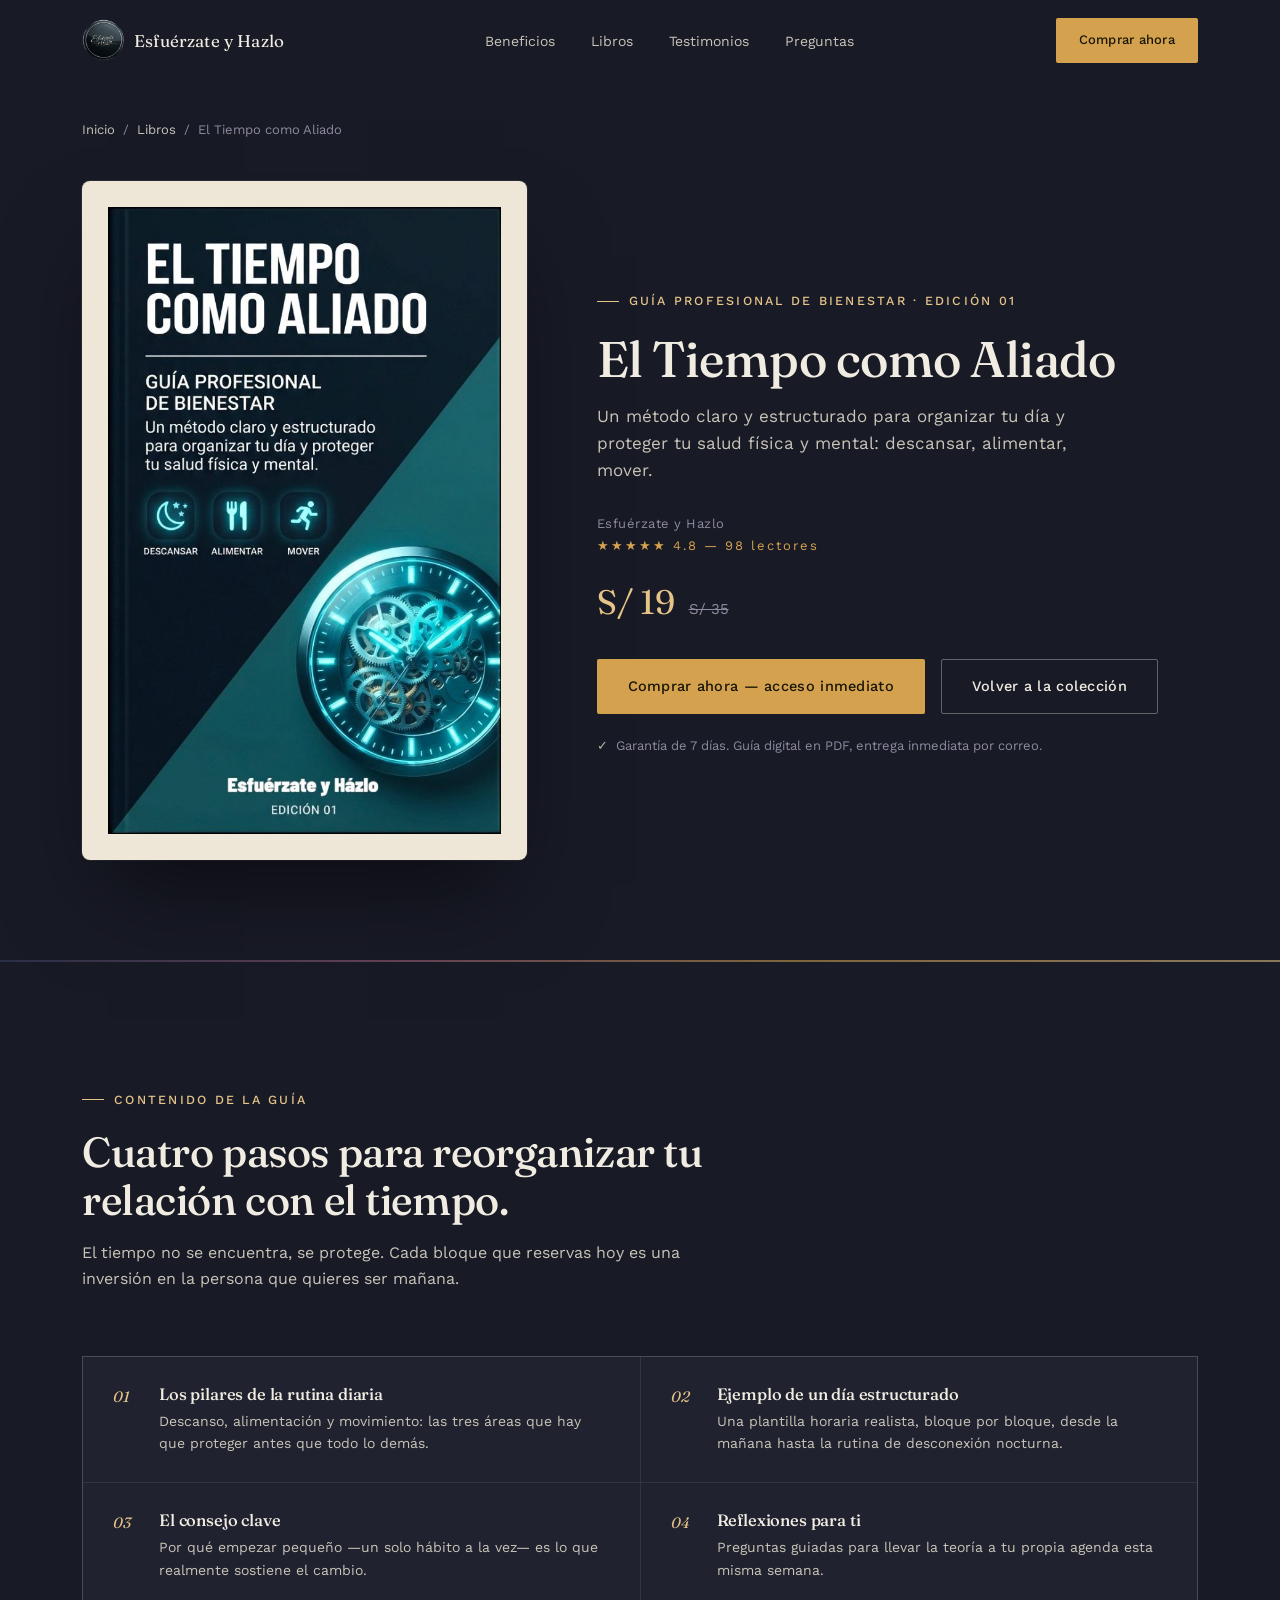
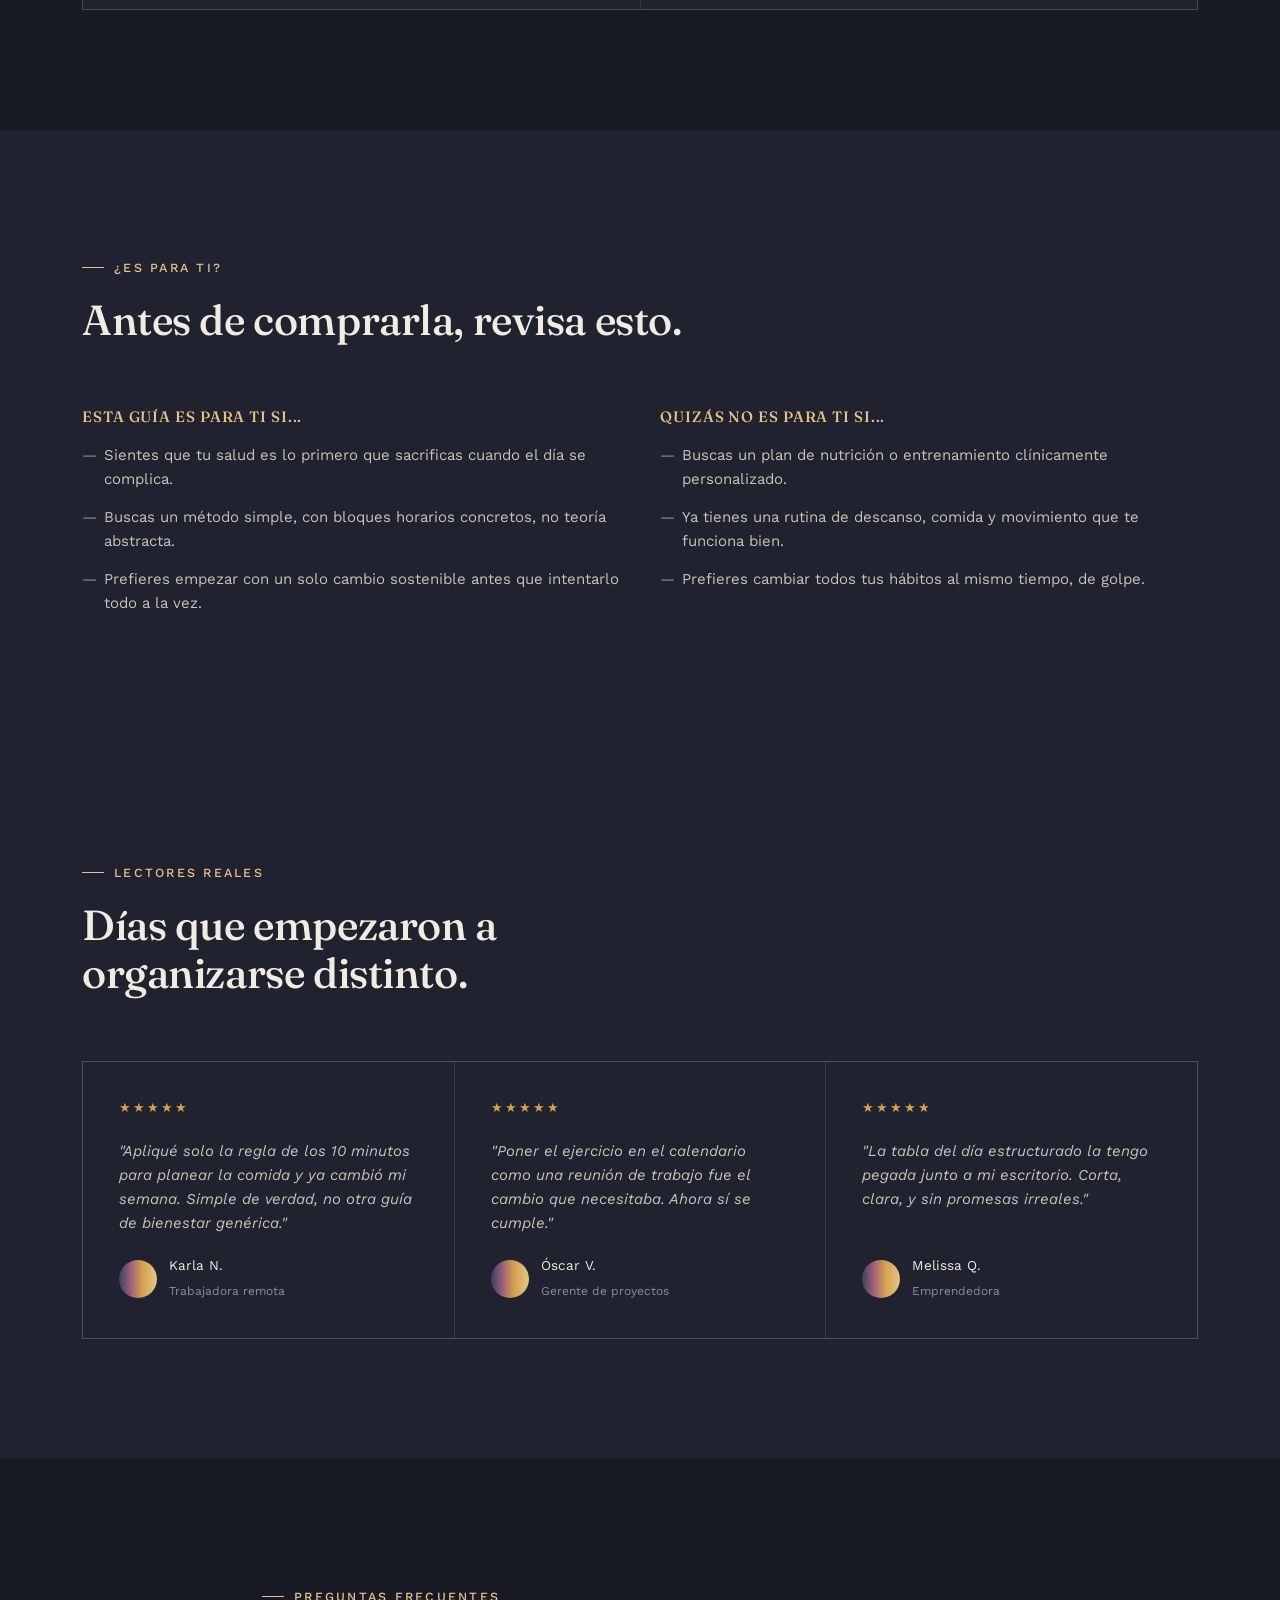
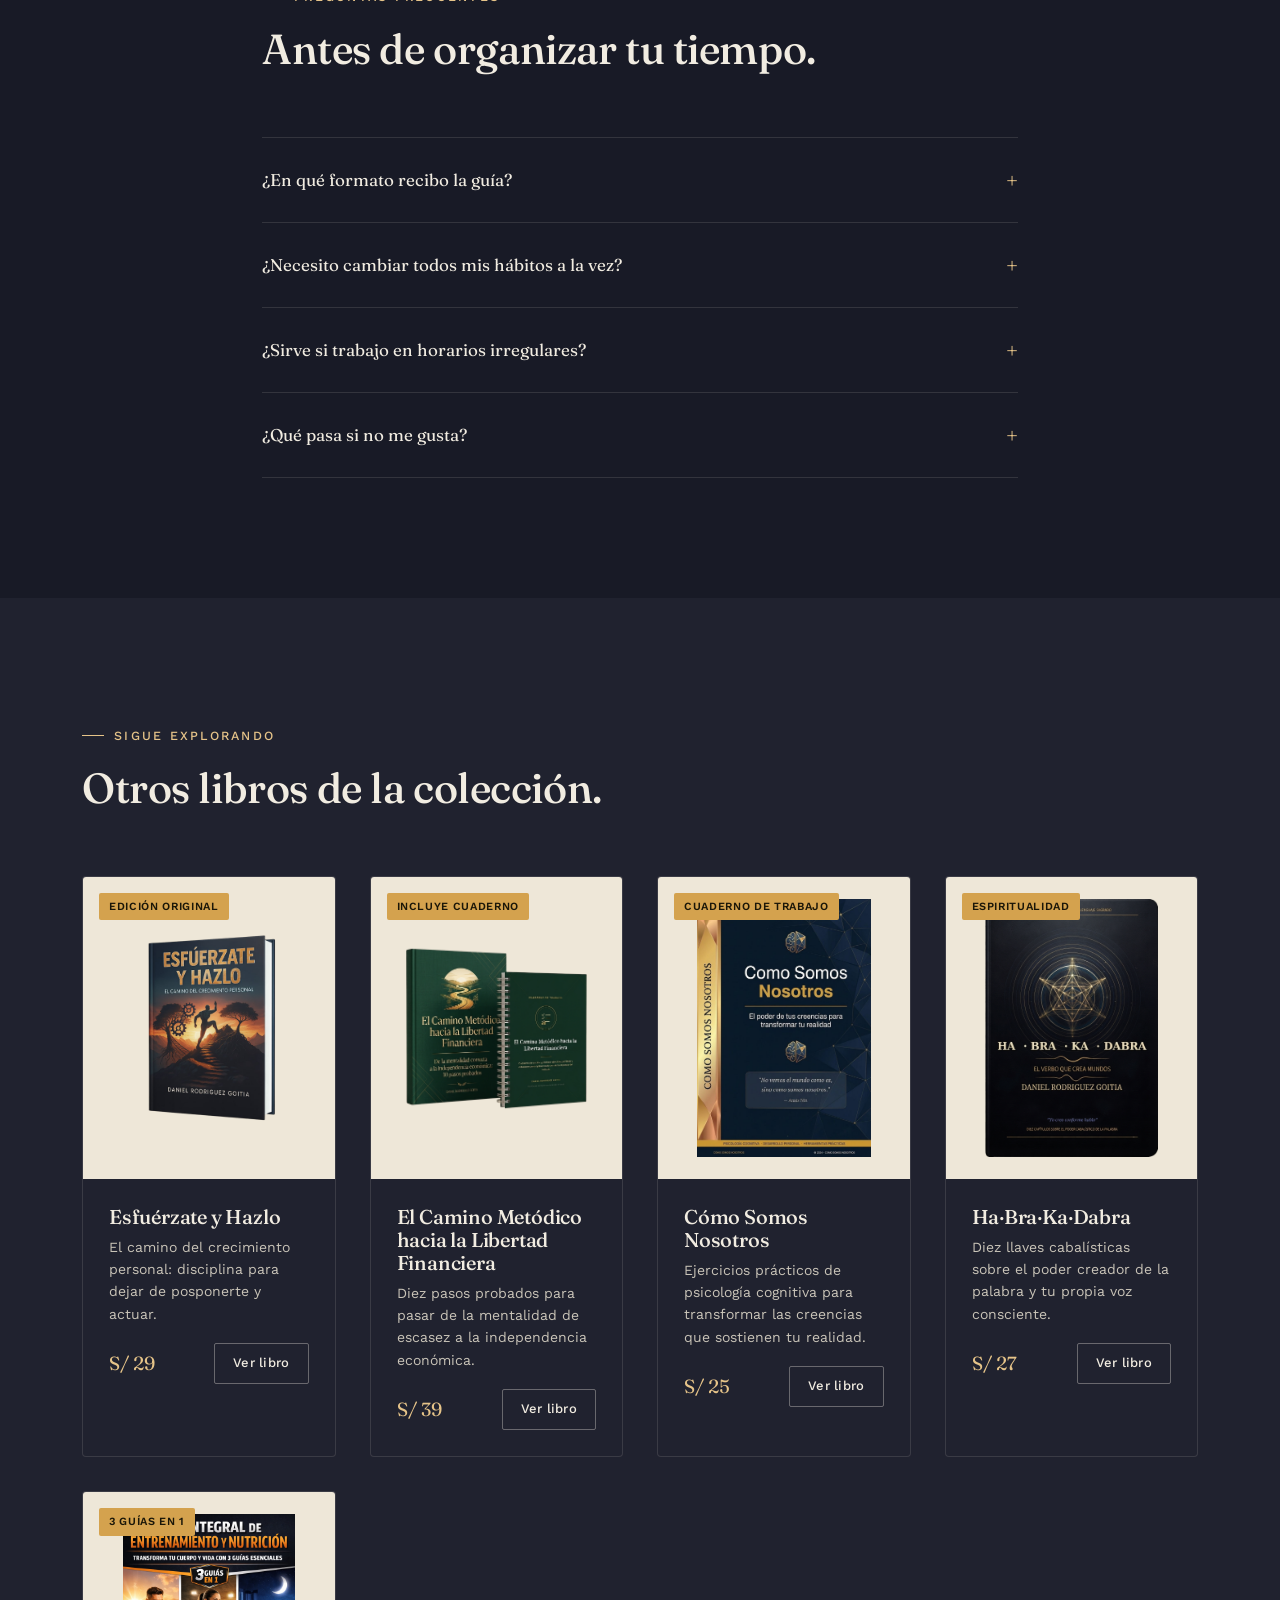
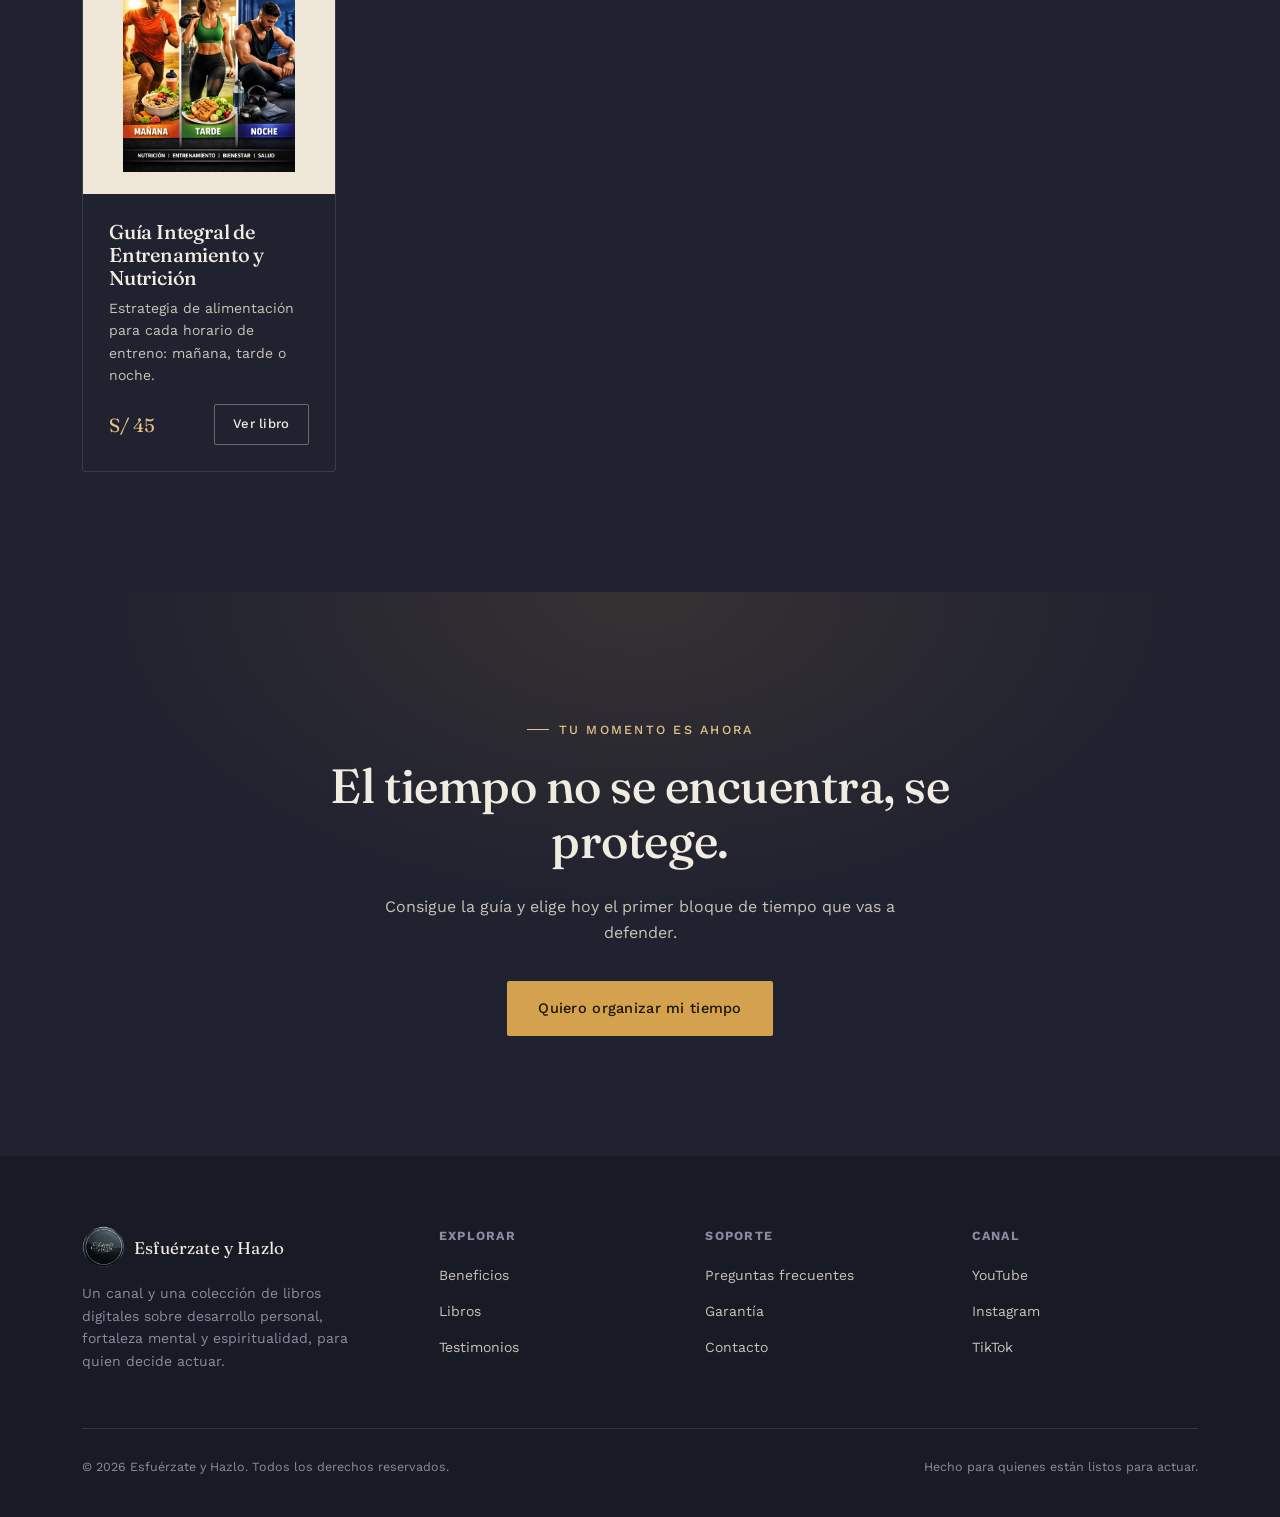
<file: guiadebienestar.html>
<!DOCTYPE html>
<html lang="es">
<head>
<meta charset="UTF-8">
<meta name="viewport" content="width=device-width, initial-scale=1.0">
<title>El Tiempo como Aliado — Guía Profesional de Bienestar | Esfuérzate y Hazlo</title>
<meta name="description" content="Un método claro y estructurado para organizar tu día y proteger tu salud física y mental. Guía profesional de bienestar de Esfuérzate y Hazlo.">
<meta property="og:title" content="El Tiempo como Aliado — Guía Profesional de Bienestar">
<meta property="og:description" content="Descansar, alimentar, mover: un método claro para organizar tu día y proteger tu salud física y mental.">
<meta property="og:type" content="book">
<link rel="preconnect" href="https://fonts.googleapis.com">
<link rel="preconnect" href="https://fonts.gstatic.com" crossorigin>
<link href="https://fonts.googleapis.com/css2?family=Fraunces:ital,opsz,wght@0,9..144,300;0,9..144,500;0,9..144,600;1,9..144,500&family=Work+Sans:wght@300;400;500;600&display=swap" rel="stylesheet">
<link rel="stylesheet" href="css/style.css">
</head>
<body>

<div class="splash" id="splash">
  <img src="img/logo.png" alt="Esfuérzate y Hazlo">
  <span class="eyebrow">Esfuérzate y Hazlo</span>
</div>

<header id="header">
  <div class="wrap">
    <a href="index.html" class="logo"><img src="img/logo.png" alt="Esfuérzate y Hazlo">Esfuérzate y Hazlo</a>
    <nav>
      <ul>
        <li><a href="index.html#beneficios">Beneficios</a></li>
        <li><a href="index.html#libros">Libros</a></li>
        <li><a href="index.html#testimonios">Testimonios</a></li>
        <li><a href="index.html#faq">Preguntas</a></li>
      </ul>
    </nav>
    <a href="#comprar" class="btn btn-gold" style="padding:11px 22px; font-size:13px;">Comprar ahora</a>
    <button class="nav-toggle" id="navToggle" aria-label="Abrir menú" aria-expanded="false">
      <span></span><span></span><span></span>
    </button>
  </div>
</header>

<div class="mobile-nav" id="mobileNav">
  <a href="index.html#beneficios">Beneficios</a>
  <a href="index.html#libros">Libros</a>
  <a href="index.html#testimonios">Testimonios</a>
  <a href="index.html#faq">Preguntas</a>
  <a href="#comprar" class="btn btn-gold">Comprar ahora</a>
</div>

<div class="breadcrumb">
  <div class="wrap">
    <a href="index.html">Inicio</a> &nbsp;/&nbsp; <a href="index.html#libros">Libros</a> &nbsp;/&nbsp; El Tiempo como Aliado
  </div>
</div>

<!-- HERO DEL LIBRO -->
<section class="book-hero">
  <div class="wrap">
    <div class="book-hero-cover">
      <img src="img/guia-tiempo-aliado.png" alt="Portada de El Tiempo como Aliado, Guía Profesional de Bienestar">
    </div>
    <div class="book-hero-copy">
      <span class="eyebrow">Guía profesional de bienestar · Edición 01</span>
      <h1>El Tiempo como Aliado</h1>
      <p class="subtitle">Un método claro y estructurado para organizar tu día y proteger tu salud física y mental: descansar, alimentar, mover.</p>
      <span class="author">Esfuérzate y Hazlo</span>
      <span class="book-stars">★★★★★ 4.8 — 98 lectores</span>
      <div class="book-price-row">
        <span class="price-now">S/ 19</span>
        <span class="price-old">S/ 35</span>
      </div>
      <div class="book-hero-cta" id="comprar">
        <a href="https://go.hotmart.com/J106677397N" target="_blank" rel="noopener" class="btn btn-gold">Comprar ahora — acceso inmediato</a>
        <a href="index.html#libros" class="btn btn-ghost">Volver a la colección</a>
      </div>
      <span class="book-guarantee-note">Garantía de 7 días. Guía digital en PDF, entrega inmediata por correo.</span>
    </div>
  </div>
</section>
<div class="horizon"></div>

<!-- QUÉ ENCONTRARÁS -->
<section>
  <div class="wrap">
    <div class="section-head reveal">
      <span class="eyebrow">Contenido de la guía</span>
      <h2>Cuatro pasos para reorganizar tu relación con el tiempo.</h2>
      <p>El tiempo no se encuentra, se protege. Cada bloque que reservas hoy es una inversión en la persona que quieres ser mañana.</p>
    </div>
    <div class="toc-grid reveal">
      <div class="toc-item">
        <span class="toc-mark">01</span>
        <div><h4>Los pilares de la rutina diaria</h4><p>Descanso, alimentación y movimiento: las tres áreas que hay que proteger antes que todo lo demás.</p></div>
      </div>
      <div class="toc-item">
        <span class="toc-mark">02</span>
        <div><h4>Ejemplo de un día estructurado</h4><p>Una plantilla horaria realista, bloque por bloque, desde la mañana hasta la rutina de desconexión nocturna.</p></div>
      </div>
      <div class="toc-item">
        <span class="toc-mark">03</span>
        <div><h4>El consejo clave</h4><p>Por qué empezar pequeño —un solo hábito a la vez— es lo que realmente sostiene el cambio.</p></div>
      </div>
      <div class="toc-item">
        <span class="toc-mark">04</span>
        <div><h4>Reflexiones para ti</h4><p>Preguntas guiadas para llevar la teoría a tu propia agenda esta misma semana.</p></div>
      </div>
    </div>
  </div>
</section>

<!-- PARA QUIÉN ES -->
<section class="for-who">
  <div class="wrap">
    <div class="section-head reveal">
      <span class="eyebrow">¿Es para ti?</span>
      <h2>Antes de comprarla, revisa esto.</h2>
    </div>
    <div class="for-grid reveal">
      <div class="for-col">
        <h4>Esta guía es para ti si...</h4>
        <ul>
          <li>Sientes que tu salud es lo primero que sacrificas cuando el día se complica.</li>
          <li>Buscas un método simple, con bloques horarios concretos, no teoría abstracta.</li>
          <li>Prefieres empezar con un solo cambio sostenible antes que intentarlo todo a la vez.</li>
        </ul>
      </div>
      <div class="for-col">
        <h4>Quizás no es para ti si...</h4>
        <ul>
          <li>Buscas un plan de nutrición o entrenamiento clínicamente personalizado.</li>
          <li>Ya tienes una rutina de descanso, comida y movimiento que te funciona bien.</li>
          <li>Prefieres cambiar todos tus hábitos al mismo tiempo, de golpe.</li>
        </ul>
      </div>
    </div>
  </div>
</section>

<!-- TESTIMONIOS -->
<section class="testimonios" id="testimonios">
  <div class="wrap">
    <div class="section-head reveal">
      <span class="eyebrow">Lectores reales</span>
      <h2>Días que empezaron a organizarse distinto.</h2>
    </div>
  </div>
  <div class="wrap">
    <div class="test-grid reveal">
      <div class="test-item">
        <span class="stars">★★★★★</span>
        <p>"Apliqué solo la regla de los 10 minutos para planear la comida y ya cambió mi semana. Simple de verdad, no otra guía de bienestar genérica."</p>
        <div class="test-person">
          <div class="avatar"></div>
          <div><span>Karla N.</span><small>Trabajadora remota</small></div>
        </div>
      </div>
      <div class="test-item">
        <span class="stars">★★★★★</span>
        <p>"Poner el ejercicio en el calendario como una reunión de trabajo fue el cambio que necesitaba. Ahora sí se cumple."</p>
        <div class="test-person">
          <div class="avatar"></div>
          <div><span>Óscar V.</span><small>Gerente de proyectos</small></div>
        </div>
      </div>
      <div class="test-item">
        <span class="stars">★★★★★</span>
        <p>"La tabla del día estructurado la tengo pegada junto a mi escritorio. Corta, clara, y sin promesas irreales."</p>
        <div class="test-person">
          <div class="avatar"></div>
          <div><span>Melissa Q.</span><small>Emprendedora</small></div>
        </div>
      </div>
    </div>
  </div>
</section>

<!-- FAQ -->
<section id="faq">
  <div class="wrap" style="max-width:820px;">
    <div class="section-head reveal">
      <span class="eyebrow">Preguntas frecuentes</span>
      <h2>Antes de organizar tu tiempo.</h2>
    </div>
    <div class="faq-list reveal" id="faqList"></div>
  </div>
</section>

<!-- OTROS LIBROS -->
<section class="related-books">
  <div class="wrap">
    <div class="section-head reveal">
      <span class="eyebrow">Sigue explorando</span>
      <h2>Otros libros de la colección.</h2>
    </div>
    <div class="productos-grid reveal">
      <div class="prod-card">
        <a href="libro-esfuerzate.html" class="prod-cover">
          <img src="img/esfuerzate.jpg" alt="Portada de Esfuérzate y Hazlo">
          <span class="prod-badge">Edición original</span>
        </a>
        <div class="prod-body">
          <h3>Esfuérzate y Hazlo</h3>
          <p>El camino del crecimiento personal: disciplina para dejar de posponerte y actuar.</p>
          <div class="prod-foot">
            <span class="prod-price">S/ 29</span>
            <a href="libro-esfuerzate.html" class="btn btn-ghost" style="padding:9px 18px; font-size:13px;">Ver libro</a>
          </div>
        </div>
      </div>
      <div class="prod-card">
        <a href="libro-camino-metodico.html" class="prod-cover">
          <img src="img/camino-pack.png" alt="Portada de El Camino Metódico hacia la Libertad Financiera">
          <span class="prod-badge">Incluye cuaderno</span>
        </a>
        <div class="prod-body">
          <h3>El Camino Metódico hacia la Libertad Financiera</h3>
          <p>Diez pasos probados para pasar de la mentalidad de escasez a la independencia económica.</p>
          <div class="prod-foot">
            <span class="prod-price">S/ 39</span>
            <a href="libro-camino-metodico.html" class="btn btn-ghost" style="padding:9px 18px; font-size:13px;">Ver libro</a>
          </div>
        </div>
      </div>
      <div class="prod-card">
        <a href="libro-como-somos-nosotros.html" class="prod-cover">
          <img src="img/como-somos-nosotros.jpg" alt="Portada de Cómo Somos Nosotros">
          <span class="prod-badge">Cuaderno de trabajo</span>
        </a>
        <div class="prod-body">
          <h3>Cómo Somos Nosotros</h3>
          <p>Ejercicios prácticos de psicología cognitiva para transformar las creencias que sostienen tu realidad.</p>
          <div class="prod-foot">
            <span class="prod-price">S/ 25</span>
            <a href="libro-como-somos-nosotros.html" class="btn btn-ghost" style="padding:9px 18px; font-size:13px;">Ver libro</a>
          </div>
        </div>
      </div>
      <div class="prod-card">
        <a href="habrakadabra.html" class="prod-cover">
          <img src="img/habrakadabra.png" alt="Portada de Ha·Bra·Ka·Dabra">
          <span class="prod-badge">Espiritualidad</span>
        </a>
        <div class="prod-body">
          <h3>Ha·Bra·Ka·Dabra</h3>
          <p>Diez llaves cabalísticas sobre el poder creador de la palabra y tu propia voz consciente.</p>
          <div class="prod-foot">
            <span class="prod-price">S/ 27</span>
            <a href="habrakadabra.html" class="btn btn-ghost" style="padding:9px 18px; font-size:13px;">Ver libro</a>
          </div>
        </div>
      </div>
      <div class="prod-card">
        <a href="guia-integral-entrenamiento-nutricion.html" class="prod-cover">
          <img src="img/guia-entrenamiento-nutricion.png" alt="Portada de Guía Integral de Entrenamiento y Nutrición">
          <span class="prod-badge">3 guías en 1</span>
        </a>
        <div class="prod-body">
          <h3>Guía Integral de Entrenamiento y Nutrición</h3>
          <p>Estrategia de alimentación para cada horario de entreno: mañana, tarde o noche.</p>
          <div class="prod-foot">
            <span class="prod-price">S/ 45</span>
            <a href="guia-integral-entrenamiento-nutricion.html" class="btn btn-ghost" style="padding:9px 18px; font-size:13px;">Ver libro</a>
          </div>
        </div>
      </div>
    </div>
  </div>
</section>

<!-- CTA FINAL -->
<section class="cta-final">
  <div class="wrap">
    <span class="eyebrow" style="justify-content:center;">Tu momento es ahora</span>
    <h2>El tiempo no se encuentra, se protege.</h2>
    <p>Consigue la guía y elige hoy el primer bloque de tiempo que vas a defender.</p>
    <a href="#comprar" class="btn btn-gold">Quiero organizar mi tiempo</a>
  </div>
</section>

<footer>
  <div class="wrap">
    <div class="foot-grid">
      <div class="foot-brand">
        <a href="index.html" class="logo"><img src="img/logo.png" alt="Esfuérzate y Hazlo">Esfuérzate y Hazlo</a>
        <p>Un canal y una colección de libros digitales sobre desarrollo personal, fortaleza mental y espiritualidad, para quien decide actuar.</p>
      </div>
      <div class="foot-col">
        <h5>Explorar</h5>
        <ul>
          <li><a href="index.html#beneficios">Beneficios</a></li>
          <li><a href="index.html#libros">Libros</a></li>
          <li><a href="index.html#testimonios">Testimonios</a></li>
        </ul>
      </div>
      <div class="foot-col">
        <h5>Soporte</h5>
        <ul>
          <li><a href="index.html#faq">Preguntas frecuentes</a></li>
          <li><a href="#">Garantía</a></li>
          <li><a href="#">Contacto</a></li>
        </ul>
      </div>
      <div class="foot-col">
        <h5>Canal</h5>
        <ul>
          <li><a href="#">YouTube</a></li>
          <li><a href="#">Instagram</a></li>
          <li><a href="https://www.tiktok.com/@esfuerzateyhazlo" target="_blank" rel="noopener">TikTok</a></li>
        </ul>
      </div>
    </div>
    <div class="foot-bottom">
      <span>© <span id="year"></span> Esfuérzate y Hazlo. Todos los derechos reservados.</span>
      <span>Hecho para quienes están listos para actuar.</span>
    </div>
  </div>
</footer>

<script src="js/site.js"></script>
<script>
buildFAQ([
  { q: "¿En qué formato recibo la guía?", a: "En PDF, por correo electrónico, de forma inmediata tras tu compra." },
  { q: "¿Necesito cambiar todos mis hábitos a la vez?", a: "No, y de hecho la guía recomienda lo contrario: elegir un solo cambio sostenible por semana." },
  { q: "¿Sirve si trabajo en horarios irregulares?", a: "Sí. La plantilla de ejemplo es un punto de partida que puedes adaptar a tus propios bloques de tiempo disponibles." },
  { q: "¿Qué pasa si no me gusta?", a: "Cuentas con 7 días de garantía. Si sientes que no te aportó valor, te devolvemos el 100% de tu pago." }
], 'faqList');
</script>
</body>
</html>
</file>
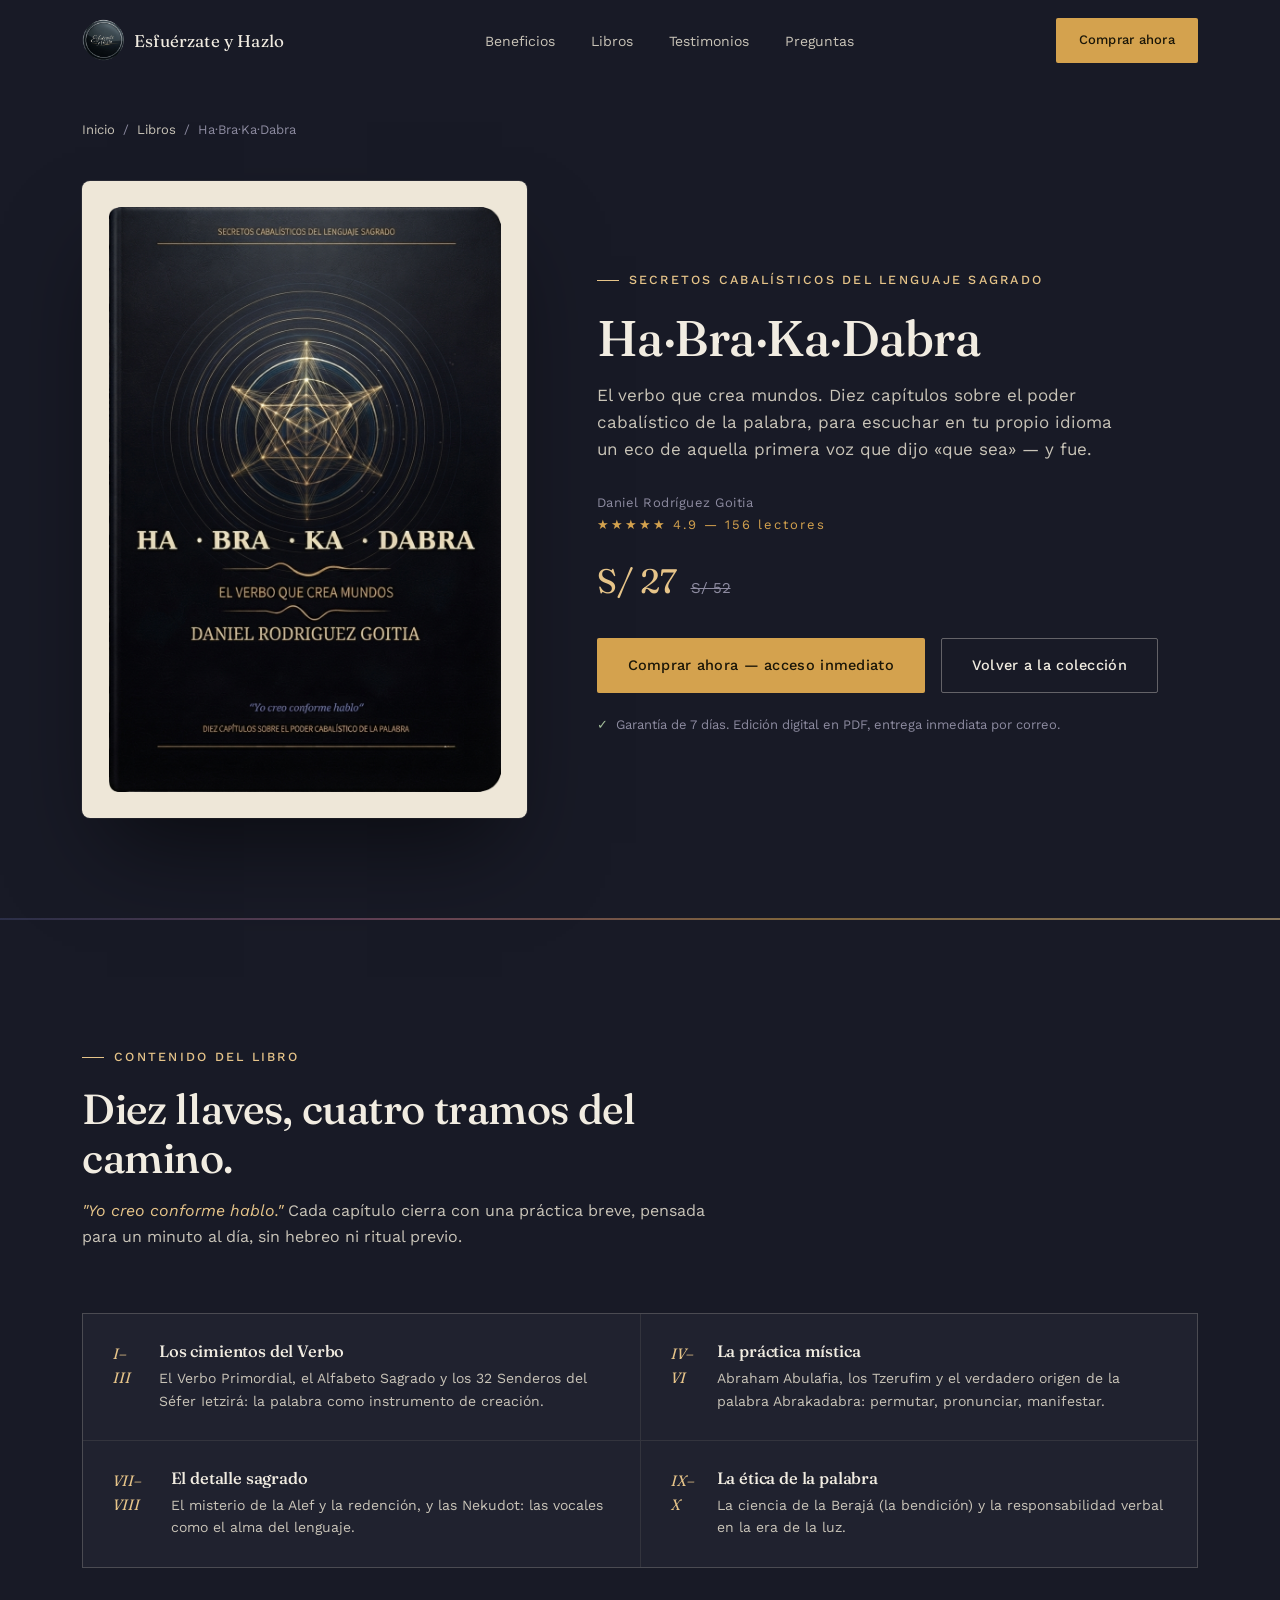
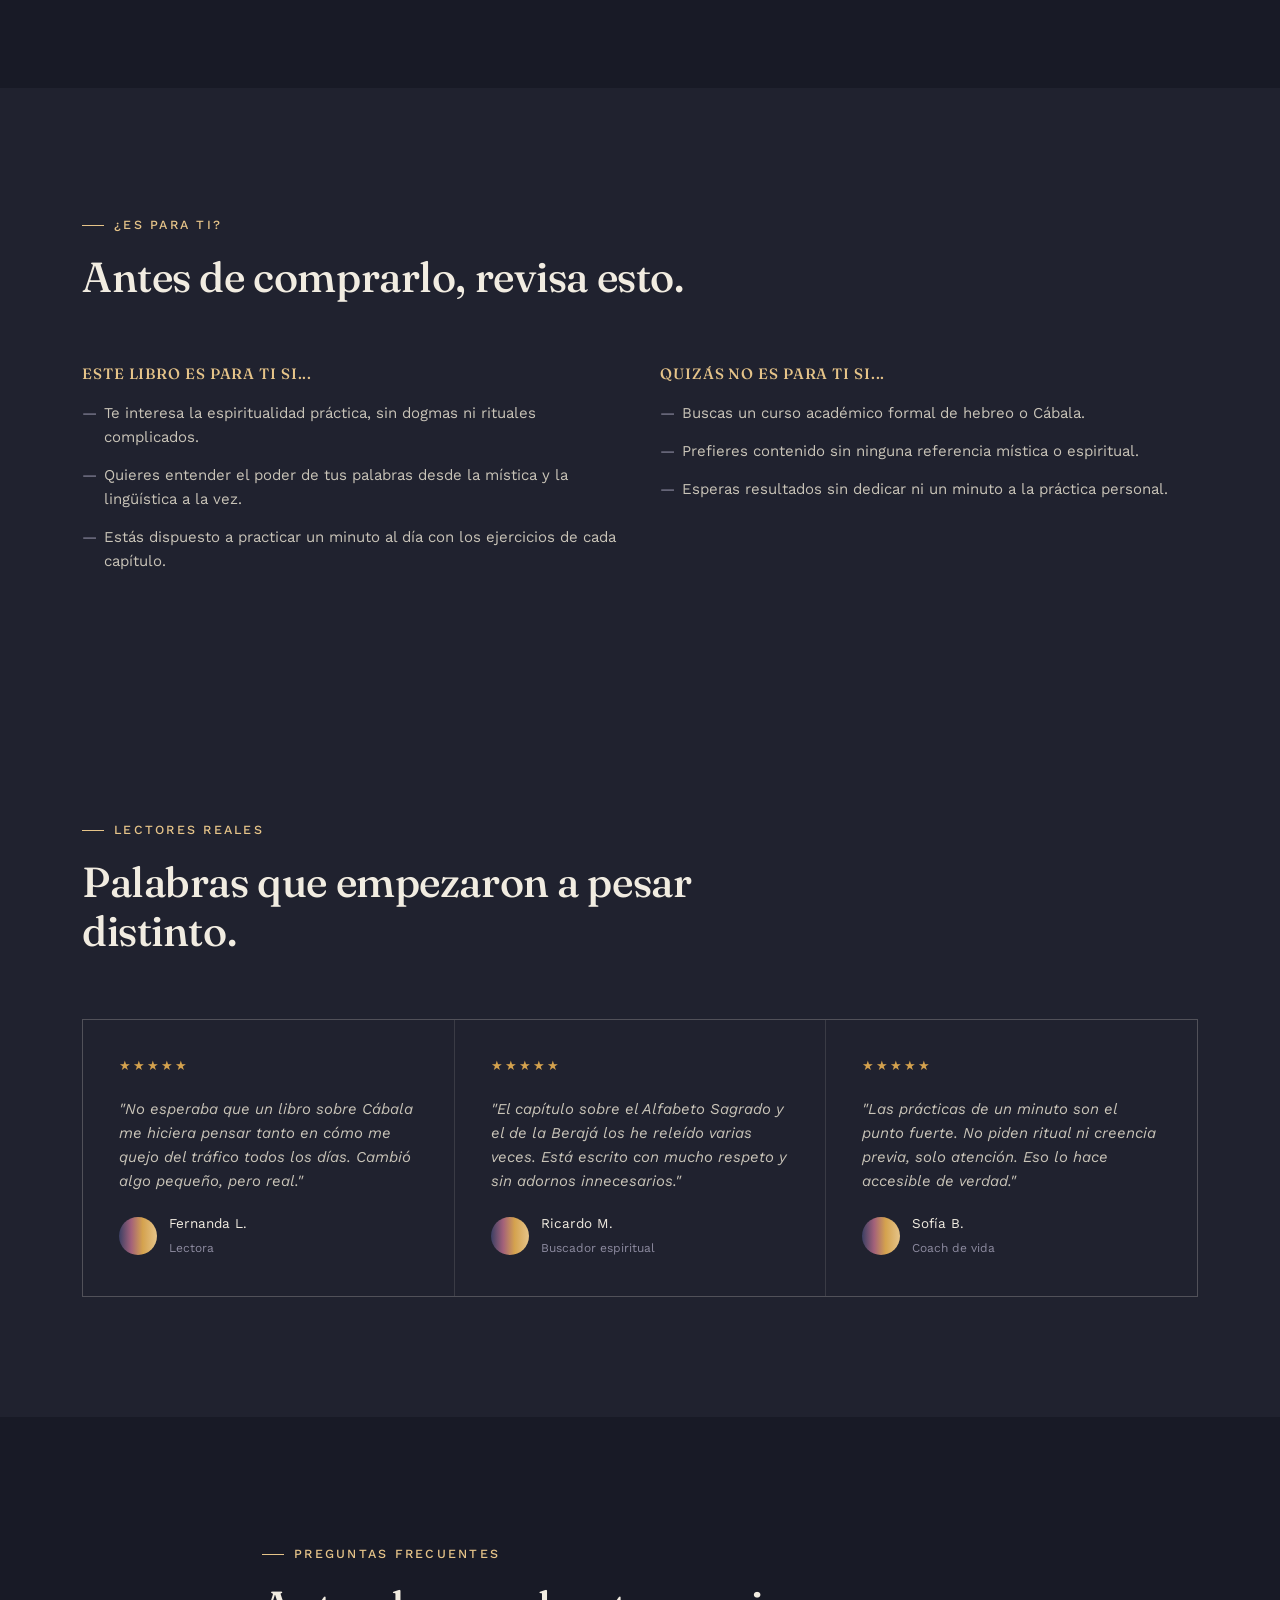
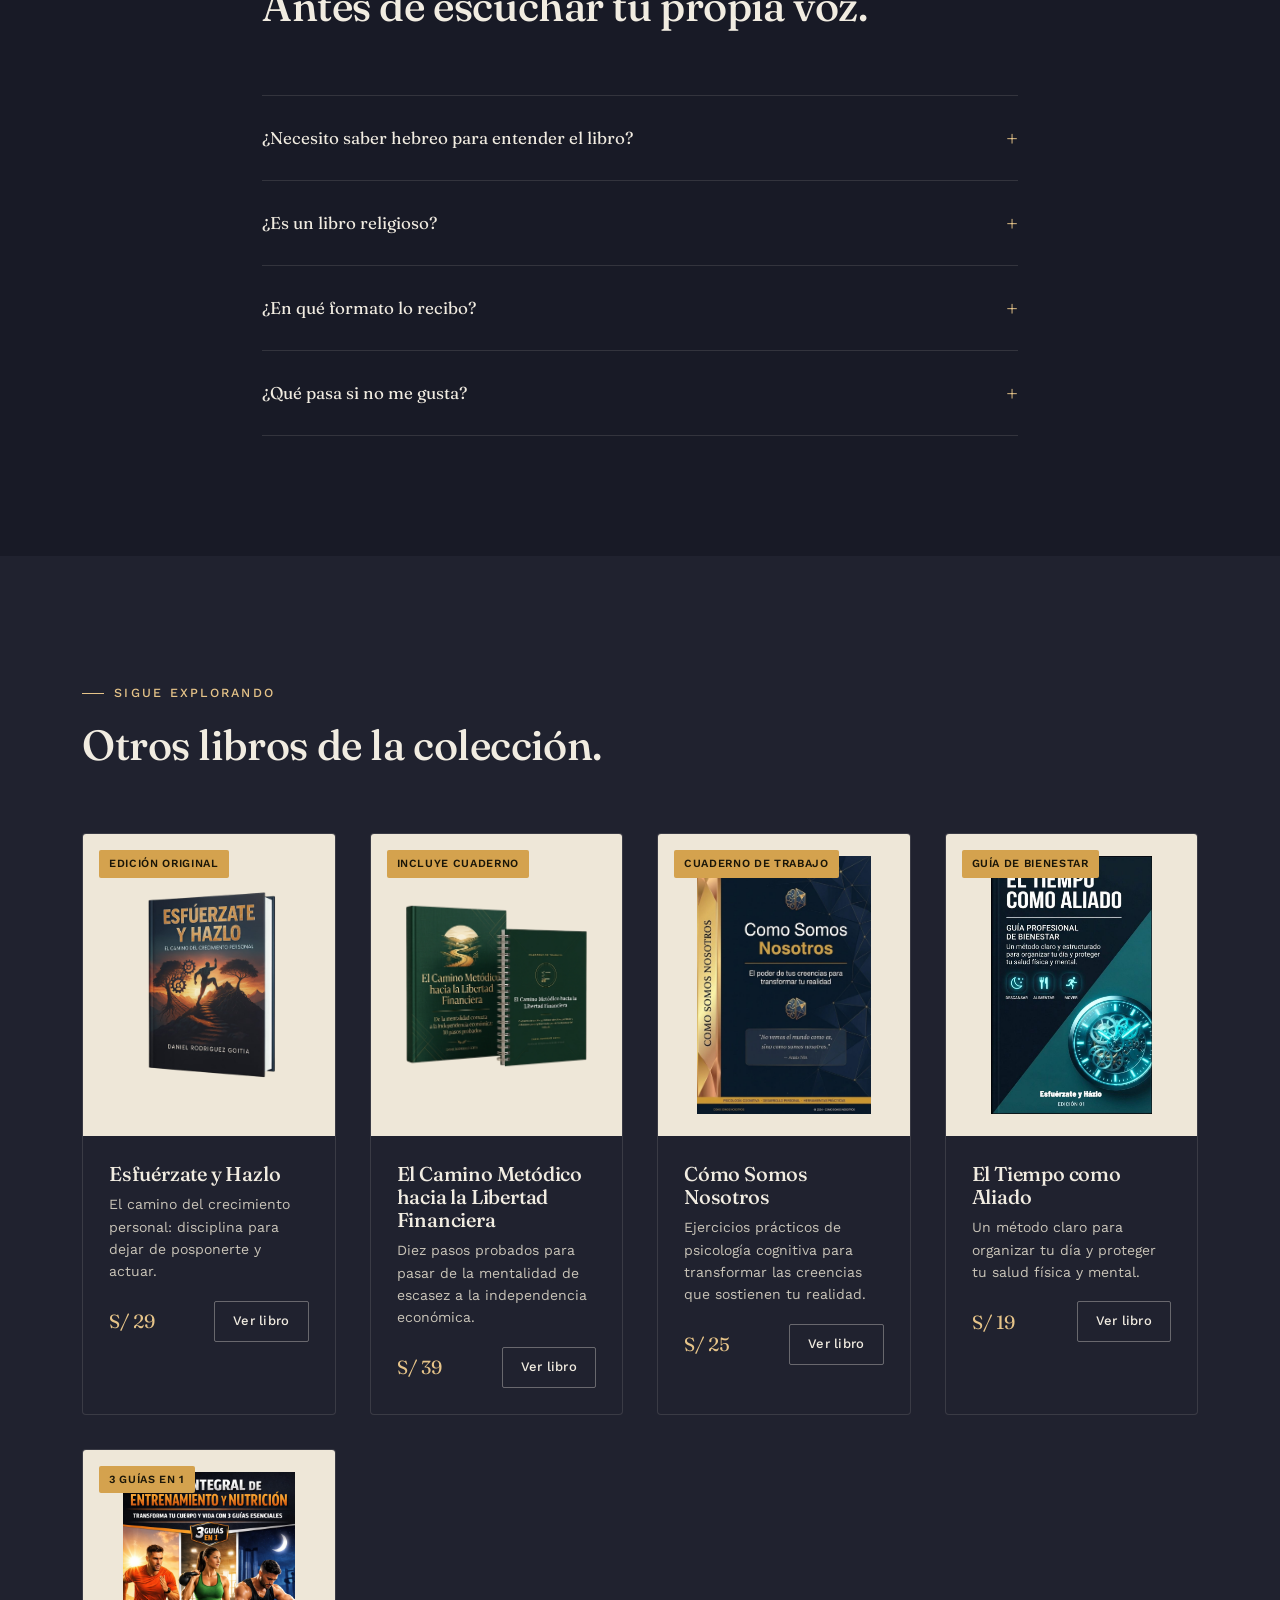
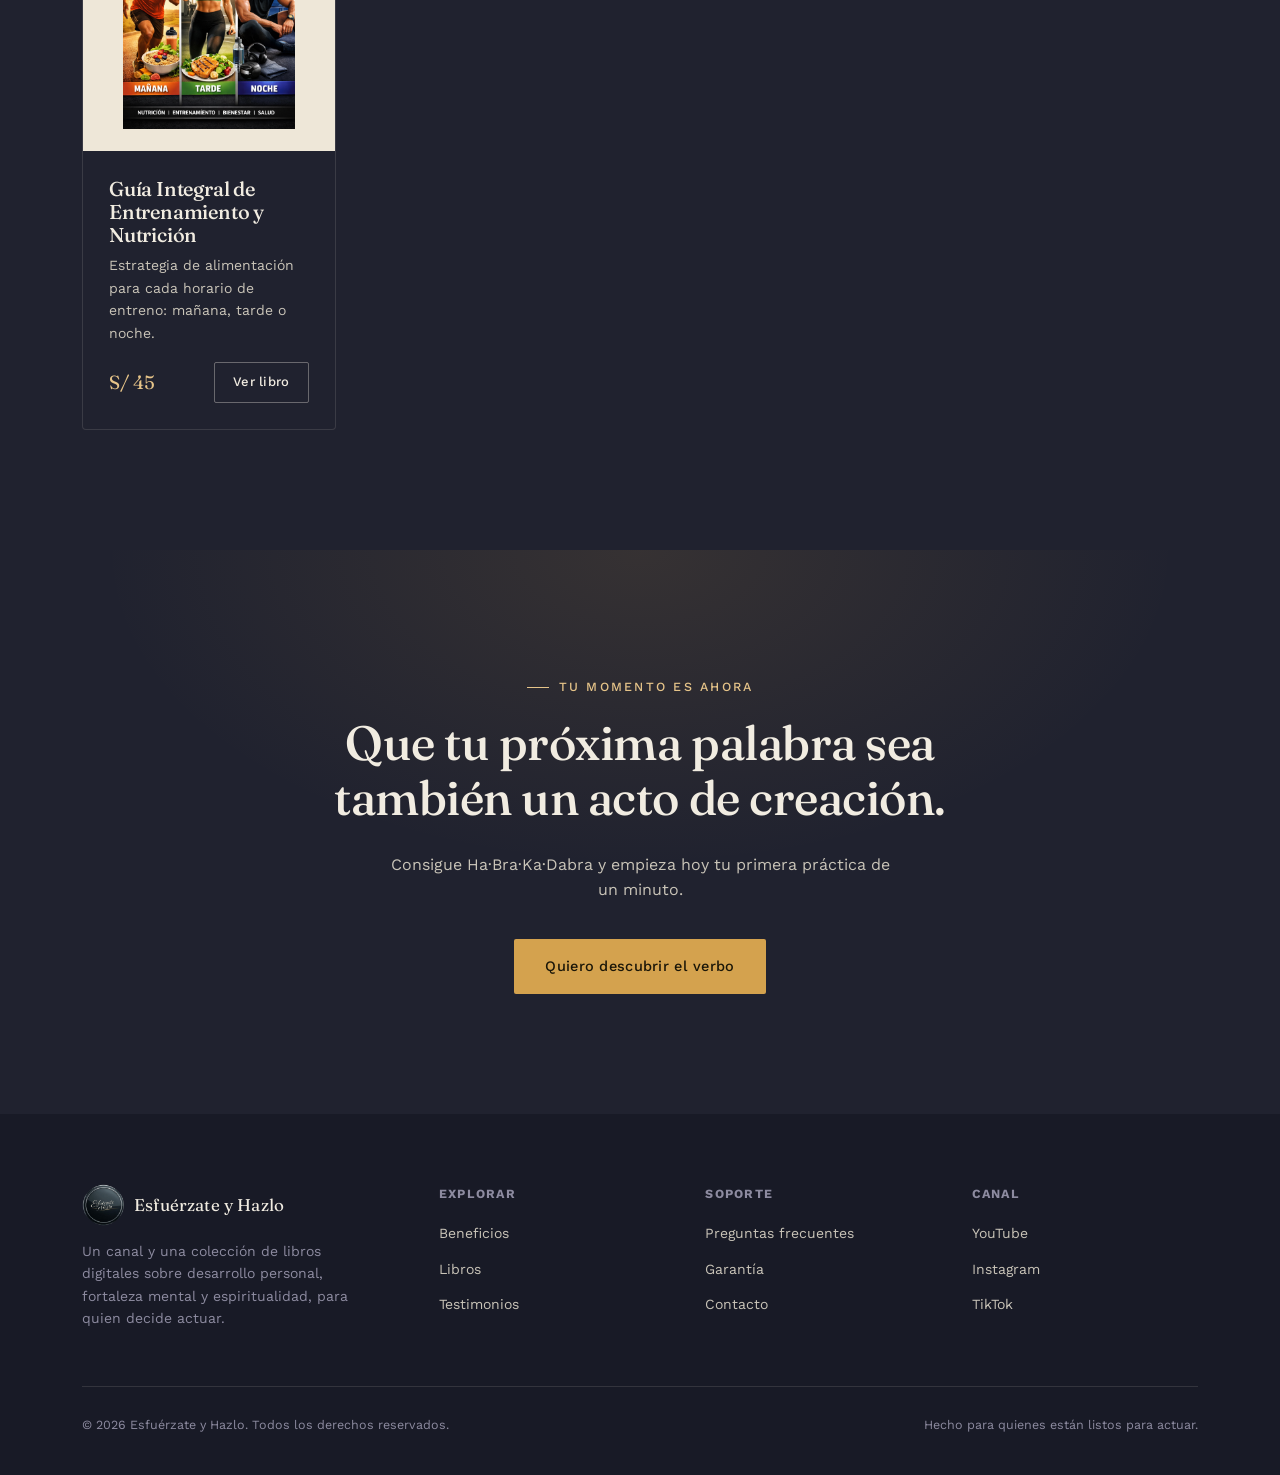
<file: habrakadabra.html>
<!DOCTYPE html>
<html lang="es">
<head>
<meta charset="UTF-8">
<meta name="viewport" content="width=device-width, initial-scale=1.0">
<title>Ha·Bra·Ka·Dabra — El Verbo que Crea Mundos | Esfuérzate y Hazlo</title>
<meta name="description" content="Diez llaves cabalísticas sobre el poder de la palabra. Ha·Bra·Ka·Dabra, de Daniel Rodríguez Goitia: secretos cabalísticos del lenguaje sagrado.">
<meta property="og:title" content="Ha·Bra·Ka·Dabra — El Verbo que Crea Mundos">
<meta property="og:description" content="Diez capítulos sobre el poder cabalístico de la palabra. Yo creo conforme hablo.">
<meta property="og:type" content="book">
<link rel="preconnect" href="https://fonts.googleapis.com">
<link rel="preconnect" href="https://fonts.gstatic.com" crossorigin>
<link href="https://fonts.googleapis.com/css2?family=Fraunces:ital,opsz,wght@0,9..144,300;0,9..144,500;0,9..144,600;1,9..144,500&family=Work+Sans:wght@300;400;500;600&display=swap" rel="stylesheet">
<link rel="stylesheet" href="css/style.css">
</head>
<body>

<div class="splash" id="splash">
  <img src="img/logo.png" alt="Esfuérzate y Hazlo">
  <span class="eyebrow">Esfuérzate y Hazlo</span>
</div>

<header id="header">
  <div class="wrap">
    <a href="index.html" class="logo"><img src="img/logo.png" alt="Esfuérzate y Hazlo">Esfuérzate y Hazlo</a>
    <nav>
      <ul>
        <li><a href="index.html#beneficios">Beneficios</a></li>
        <li><a href="index.html#libros">Libros</a></li>
        <li><a href="index.html#testimonios">Testimonios</a></li>
        <li><a href="index.html#faq">Preguntas</a></li>
      </ul>
    </nav>
    <a href="#comprar" class="btn btn-gold" style="padding:11px 22px; font-size:13px;">Comprar ahora</a>
    <button class="nav-toggle" id="navToggle" aria-label="Abrir menú" aria-expanded="false">
      <span></span><span></span><span></span>
    </button>
  </div>
</header>

<div class="mobile-nav" id="mobileNav">
  <a href="index.html#beneficios">Beneficios</a>
  <a href="index.html#libros">Libros</a>
  <a href="index.html#testimonios">Testimonios</a>
  <a href="index.html#faq">Preguntas</a>
  <a href="#comprar" class="btn btn-gold">Comprar ahora</a>
</div>

<div class="breadcrumb">
  <div class="wrap">
    <a href="index.html">Inicio</a> &nbsp;/&nbsp; <a href="index.html#libros">Libros</a> &nbsp;/&nbsp; Ha·Bra·Ka·Dabra
  </div>
</div>

<!-- HERO DEL LIBRO -->
<section class="book-hero">
  <div class="wrap">
    <div class="book-hero-cover">
      <img src="img/habrakadabra.png" alt="Portada de Ha·Bra·Ka·Dabra, El Verbo que Crea Mundos">
    </div>
    <div class="book-hero-copy">
      <span class="eyebrow">Secretos cabalísticos del lenguaje sagrado</span>
      <h1>Ha·Bra·Ka·Dabra</h1>
      <p class="subtitle">El verbo que crea mundos. Diez capítulos sobre el poder cabalístico de la palabra, para escuchar en tu propio idioma un eco de aquella primera voz que dijo «que sea» — y fue.</p>
      <span class="author">Daniel Rodríguez Goitia</span>
      <span class="book-stars">★★★★★ 4.9 — 156 lectores</span>
      <div class="book-price-row">
        <span class="price-now">S/ 27</span>
        <span class="price-old">S/ 52</span>
      </div>
      <div class="book-hero-cta" id="comprar">
        <a href="https://hotmart.com" target="_blank" rel="noopener" class="btn btn-gold">Comprar ahora — acceso inmediato</a>
        <a href="index.html#libros" class="btn btn-ghost">Volver a la colección</a>
      </div>
      <span class="book-guarantee-note">Garantía de 7 días. Edición digital en PDF, entrega inmediata por correo.</span>
    </div>
  </div>
</section>
<div class="horizon"></div>

<!-- QUÉ ENCONTRARÁS -->
<section>
  <div class="wrap">
    <div class="section-head reveal">
      <span class="eyebrow">Contenido del libro</span>
      <h2>Diez llaves, cuatro tramos del camino.</h2>
      <p><em>"Yo creo conforme hablo."</em> Cada capítulo cierra con una práctica breve, pensada para un minuto al día, sin hebreo ni ritual previo.</p>
    </div>
    <div class="toc-grid reveal">
      <div class="toc-item">
        <span class="toc-mark">I–III</span>
        <div><h4>Los cimientos del Verbo</h4><p>El Verbo Primordial, el Alfabeto Sagrado y los 32 Senderos del Séfer Ietzirá: la palabra como instrumento de creación.</p></div>
      </div>
      <div class="toc-item">
        <span class="toc-mark">IV–VI</span>
        <div><h4>La práctica mística</h4><p>Abraham Abulafia, los Tzerufim y el verdadero origen de la palabra Abrakadabra: permutar, pronunciar, manifestar.</p></div>
      </div>
      <div class="toc-item">
        <span class="toc-mark">VII–VIII</span>
        <div><h4>El detalle sagrado</h4><p>El misterio de la Alef y la redención, y las Nekudot: las vocales como el alma del lenguaje.</p></div>
      </div>
      <div class="toc-item">
        <span class="toc-mark">IX–X</span>
        <div><h4>La ética de la palabra</h4><p>La ciencia de la Berajá (la bendición) y la responsabilidad verbal en la era de la luz.</p></div>
      </div>
    </div>
  </div>
</section>

<!-- PARA QUIÉN ES -->
<section class="for-who">
  <div class="wrap">
    <div class="section-head reveal">
      <span class="eyebrow">¿Es para ti?</span>
      <h2>Antes de comprarlo, revisa esto.</h2>
    </div>
    <div class="for-grid reveal">
      <div class="for-col">
        <h4>Este libro es para ti si...</h4>
        <ul>
          <li>Te interesa la espiritualidad práctica, sin dogmas ni rituales complicados.</li>
          <li>Quieres entender el poder de tus palabras desde la mística y la lingüística a la vez.</li>
          <li>Estás dispuesto a practicar un minuto al día con los ejercicios de cada capítulo.</li>
        </ul>
      </div>
      <div class="for-col">
        <h4>Quizás no es para ti si...</h4>
        <ul>
          <li>Buscas un curso académico formal de hebreo o Cábala.</li>
          <li>Prefieres contenido sin ninguna referencia mística o espiritual.</li>
          <li>Esperas resultados sin dedicar ni un minuto a la práctica personal.</li>
        </ul>
      </div>
    </div>
  </div>
</section>

<!-- TESTIMONIOS -->
<section class="testimonios" id="testimonios">
  <div class="wrap">
    <div class="section-head reveal">
      <span class="eyebrow">Lectores reales</span>
      <h2>Palabras que empezaron a pesar distinto.</h2>
    </div>
  </div>
  <div class="wrap">
    <div class="test-grid reveal">
      <div class="test-item">
        <span class="stars">★★★★★</span>
        <p>"No esperaba que un libro sobre Cábala me hiciera pensar tanto en cómo me quejo del tráfico todos los días. Cambió algo pequeño, pero real."</p>
        <div class="test-person">
          <div class="avatar"></div>
          <div><span>Fernanda L.</span><small>Lectora</small></div>
        </div>
      </div>
      <div class="test-item">
        <span class="stars">★★★★★</span>
        <p>"El capítulo sobre el Alfabeto Sagrado y el de la Berajá los he releído varias veces. Está escrito con mucho respeto y sin adornos innecesarios."</p>
        <div class="test-person">
          <div class="avatar"></div>
          <div><span>Ricardo M.</span><small>Buscador espiritual</small></div>
        </div>
      </div>
      <div class="test-item">
        <span class="stars">★★★★★</span>
        <p>"Las prácticas de un minuto son el punto fuerte. No piden ritual ni creencia previa, solo atención. Eso lo hace accesible de verdad."</p>
        <div class="test-person">
          <div class="avatar"></div>
          <div><span>Sofía B.</span><small>Coach de vida</small></div>
        </div>
      </div>
    </div>
  </div>
</section>

<!-- FAQ -->
<section id="faq">
  <div class="wrap" style="max-width:820px;">
    <div class="section-head reveal">
      <span class="eyebrow">Preguntas frecuentes</span>
      <h2>Antes de escuchar tu propia voz.</h2>
    </div>
    <div class="faq-list reveal" id="faqList"></div>
  </div>
</section>

<!-- OTROS LIBROS -->
<section class="related-books">
  <div class="wrap">
    <div class="section-head reveal">
      <span class="eyebrow">Sigue explorando</span>
      <h2>Otros libros de la colección.</h2>
    </div>
    <div class="productos-grid reveal">
      <div class="prod-card">
        <a href="libro-esfuerzate.html" class="prod-cover">
          <img src="img/esfuerzate.jpg" alt="Portada de Esfuérzate y Hazlo">
          <span class="prod-badge">Edición original</span>
        </a>
        <div class="prod-body">
          <h3>Esfuérzate y Hazlo</h3>
          <p>El camino del crecimiento personal: disciplina para dejar de posponerte y actuar.</p>
          <div class="prod-foot">
            <span class="prod-price">S/ 29</span>
            <a href="libro-esfuerzate.html" class="btn btn-ghost" style="padding:9px 18px; font-size:13px;">Ver libro</a>
          </div>
        </div>
      </div>
      <div class="prod-card">
        <a href="libro-camino-metodico.html" class="prod-cover">
          <img src="img/camino-pack.png" alt="Portada de El Camino Metódico hacia la Libertad Financiera">
          <span class="prod-badge">Incluye cuaderno</span>
        </a>
        <div class="prod-body">
          <h3>El Camino Metódico hacia la Libertad Financiera</h3>
          <p>Diez pasos probados para pasar de la mentalidad de escasez a la independencia económica.</p>
          <div class="prod-foot">
            <span class="prod-price">S/ 39</span>
            <a href="libro-camino-metodico.html" class="btn btn-ghost" style="padding:9px 18px; font-size:13px;">Ver libro</a>
          </div>
        </div>
      </div>
      <div class="prod-card">
        <a href="libro-como-somos-nosotros.html" class="prod-cover">
          <img src="img/como-somos-nosotros.jpg" alt="Portada de Cómo Somos Nosotros">
          <span class="prod-badge">Cuaderno de trabajo</span>
        </a>
        <div class="prod-body">
          <h3>Cómo Somos Nosotros</h3>
          <p>Ejercicios prácticos de psicología cognitiva para transformar las creencias que sostienen tu realidad.</p>
          <div class="prod-foot">
            <span class="prod-price">S/ 25</span>
            <a href="libro-como-somos-nosotros.html" class="btn btn-ghost" style="padding:9px 18px; font-size:13px;">Ver libro</a>
          </div>
        </div>
      </div>
      <div class="prod-card">
        <a href="guiadebienestar.html" class="prod-cover">
          <img src="img/guia-tiempo-aliado.png" alt="Portada de El Tiempo como Aliado">
          <span class="prod-badge">Guía de bienestar</span>
        </a>
        <div class="prod-body">
          <h3>El Tiempo como Aliado</h3>
          <p>Un método claro para organizar tu día y proteger tu salud física y mental.</p>
          <div class="prod-foot">
            <span class="prod-price">S/ 19</span>
            <a href="guiadebienestar.html" class="btn btn-ghost" style="padding:9px 18px; font-size:13px;">Ver libro</a>
          </div>
        </div>
      </div>
      <div class="prod-card">
        <a href="guia-integral-entrenamiento-nutricion.html" class="prod-cover">
          <img src="img/guia-entrenamiento-nutricion.png" alt="Portada de Guía Integral de Entrenamiento y Nutrición">
          <span class="prod-badge">3 guías en 1</span>
        </a>
        <div class="prod-body">
          <h3>Guía Integral de Entrenamiento y Nutrición</h3>
          <p>Estrategia de alimentación para cada horario de entreno: mañana, tarde o noche.</p>
          <div class="prod-foot">
            <span class="prod-price">S/ 45</span>
            <a href="guia-integral-entrenamiento-nutricion.html" class="btn btn-ghost" style="padding:9px 18px; font-size:13px;">Ver libro</a>
          </div>
        </div>
      </div>
    </div>
  </div>
</section>

<!-- CTA FINAL -->
<section class="cta-final">
  <div class="wrap">
    <span class="eyebrow" style="justify-content:center;">Tu momento es ahora</span>
    <h2>Que tu próxima palabra sea también un acto de creación.</h2>
    <p>Consigue Ha·Bra·Ka·Dabra y empieza hoy tu primera práctica de un minuto.</p>
    <a href="#comprar" class="btn btn-gold">Quiero descubrir el verbo</a>
  </div>
</section>

<footer>
  <div class="wrap">
    <div class="foot-grid">
      <div class="foot-brand">
        <a href="index.html" class="logo"><img src="img/logo.png" alt="Esfuérzate y Hazlo">Esfuérzate y Hazlo</a>
        <p>Un canal y una colección de libros digitales sobre desarrollo personal, fortaleza mental y espiritualidad, para quien decide actuar.</p>
      </div>
      <div class="foot-col">
        <h5>Explorar</h5>
        <ul>
          <li><a href="index.html#beneficios">Beneficios</a></li>
          <li><a href="index.html#libros">Libros</a></li>
          <li><a href="index.html#testimonios">Testimonios</a></li>
        </ul>
      </div>
      <div class="foot-col">
        <h5>Soporte</h5>
        <ul>
          <li><a href="index.html#faq">Preguntas frecuentes</a></li>
          <li><a href="#">Garantía</a></li>
          <li><a href="#">Contacto</a></li>
        </ul>
      </div>
      <div class="foot-col">
        <h5>Canal</h5>
        <ul>
          <li><a href="#">YouTube</a></li>
          <li><a href="#">Instagram</a></li>
          <li><a href="https://www.tiktok.com/@esfuerzateyhazlo" target="_blank" rel="noopener">TikTok</a></li>
        </ul>
      </div>
    </div>
    <div class="foot-bottom">
      <span>© <span id="year"></span> Esfuérzate y Hazlo. Todos los derechos reservados.</span>
      <span>Hecho para quienes están listos para actuar.</span>
    </div>
  </div>
</footer>

<script src="js/site.js"></script>
<script>
buildFAQ([
  { q: "¿Necesito saber hebreo para entender el libro?", a: "No. Ningún capítulo requiere hebreo, ritual ni creencia previa; cada concepto se explica desde cero, en español." },
  { q: "¿Es un libro religioso?", a: "Recoge la tradición mística de la Cábala judía, pero se centra en el lenguaje y en la práctica personal, no busca convertirte a ninguna religión." },
  { q: "¿En qué formato lo recibo?", a: "En PDF, por correo electrónico, de forma inmediata tras tu compra." },
  { q: "¿Qué pasa si no me gusta?", a: "Cuentas con 7 días de garantía. Si sientes que no te aportó valor, te devolvemos el 100% de tu pago." }
], 'faqList');
</script>
</body>
</html>
</file>
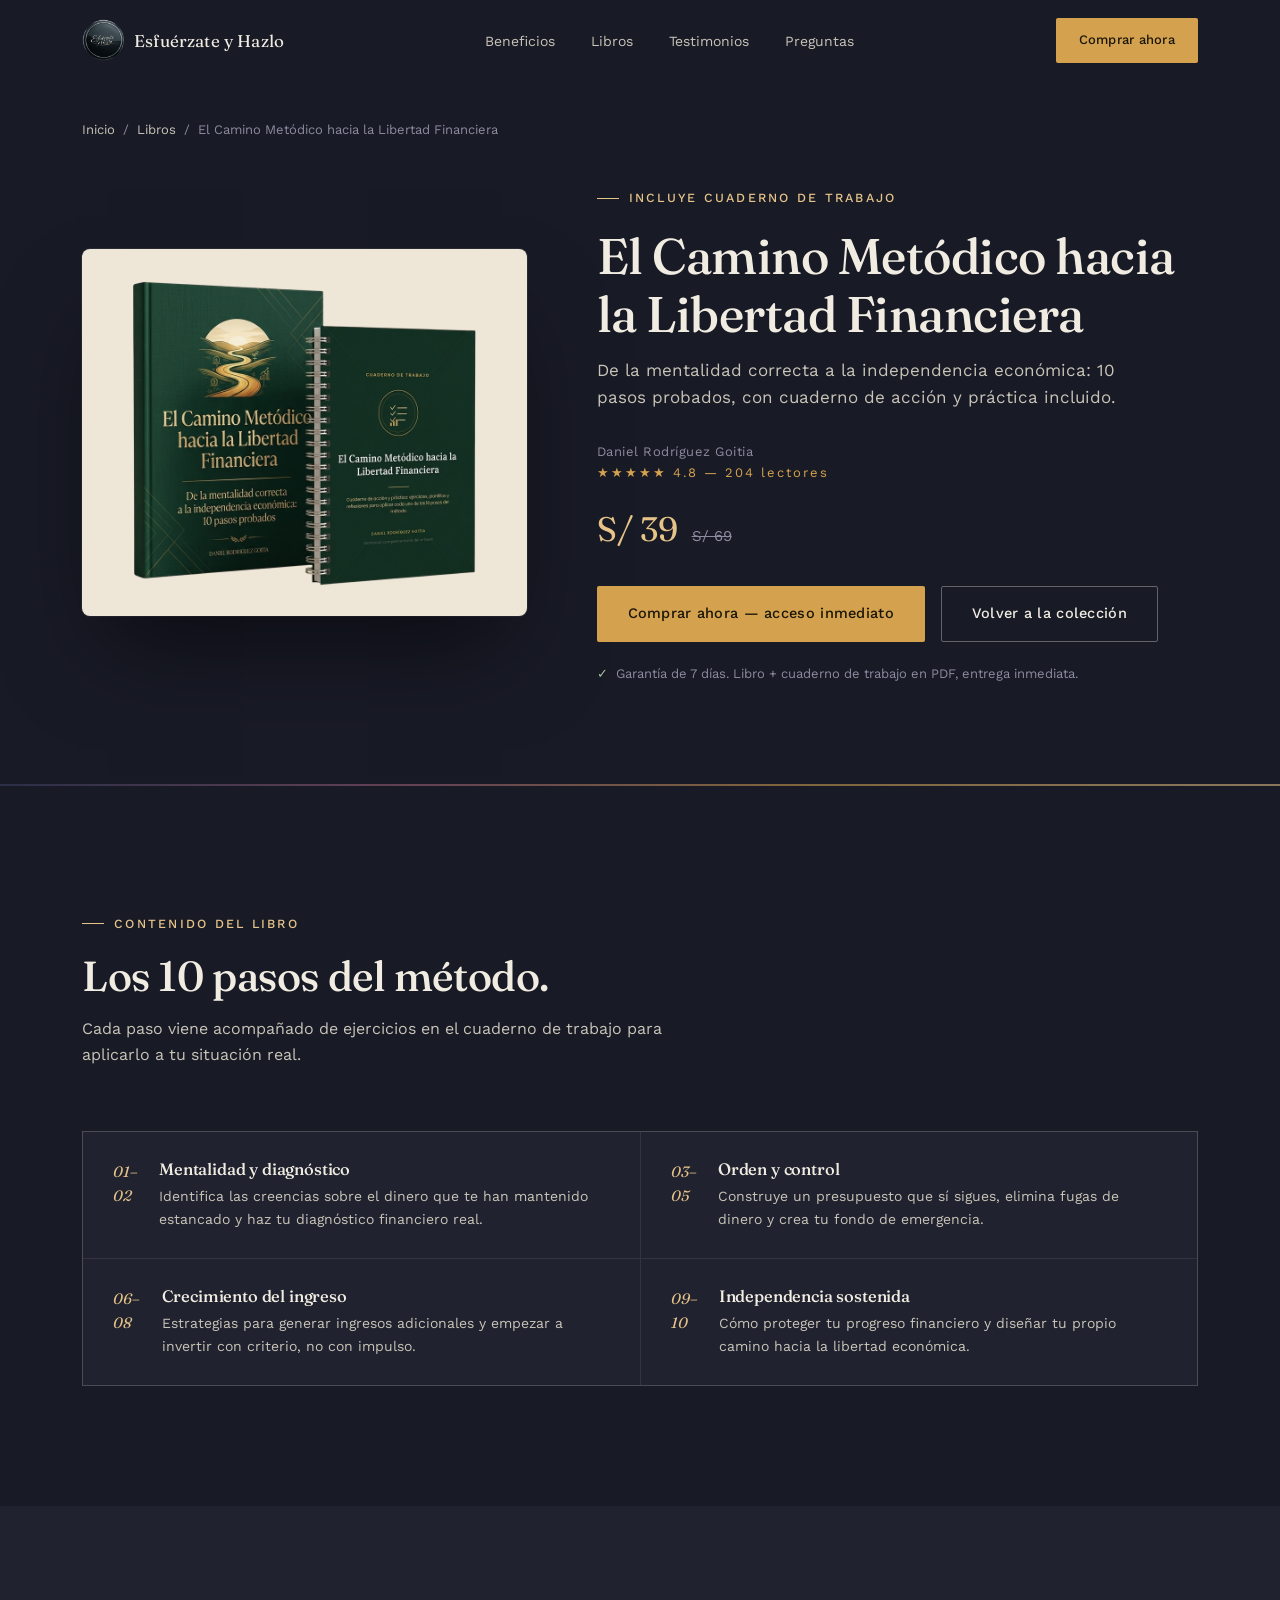
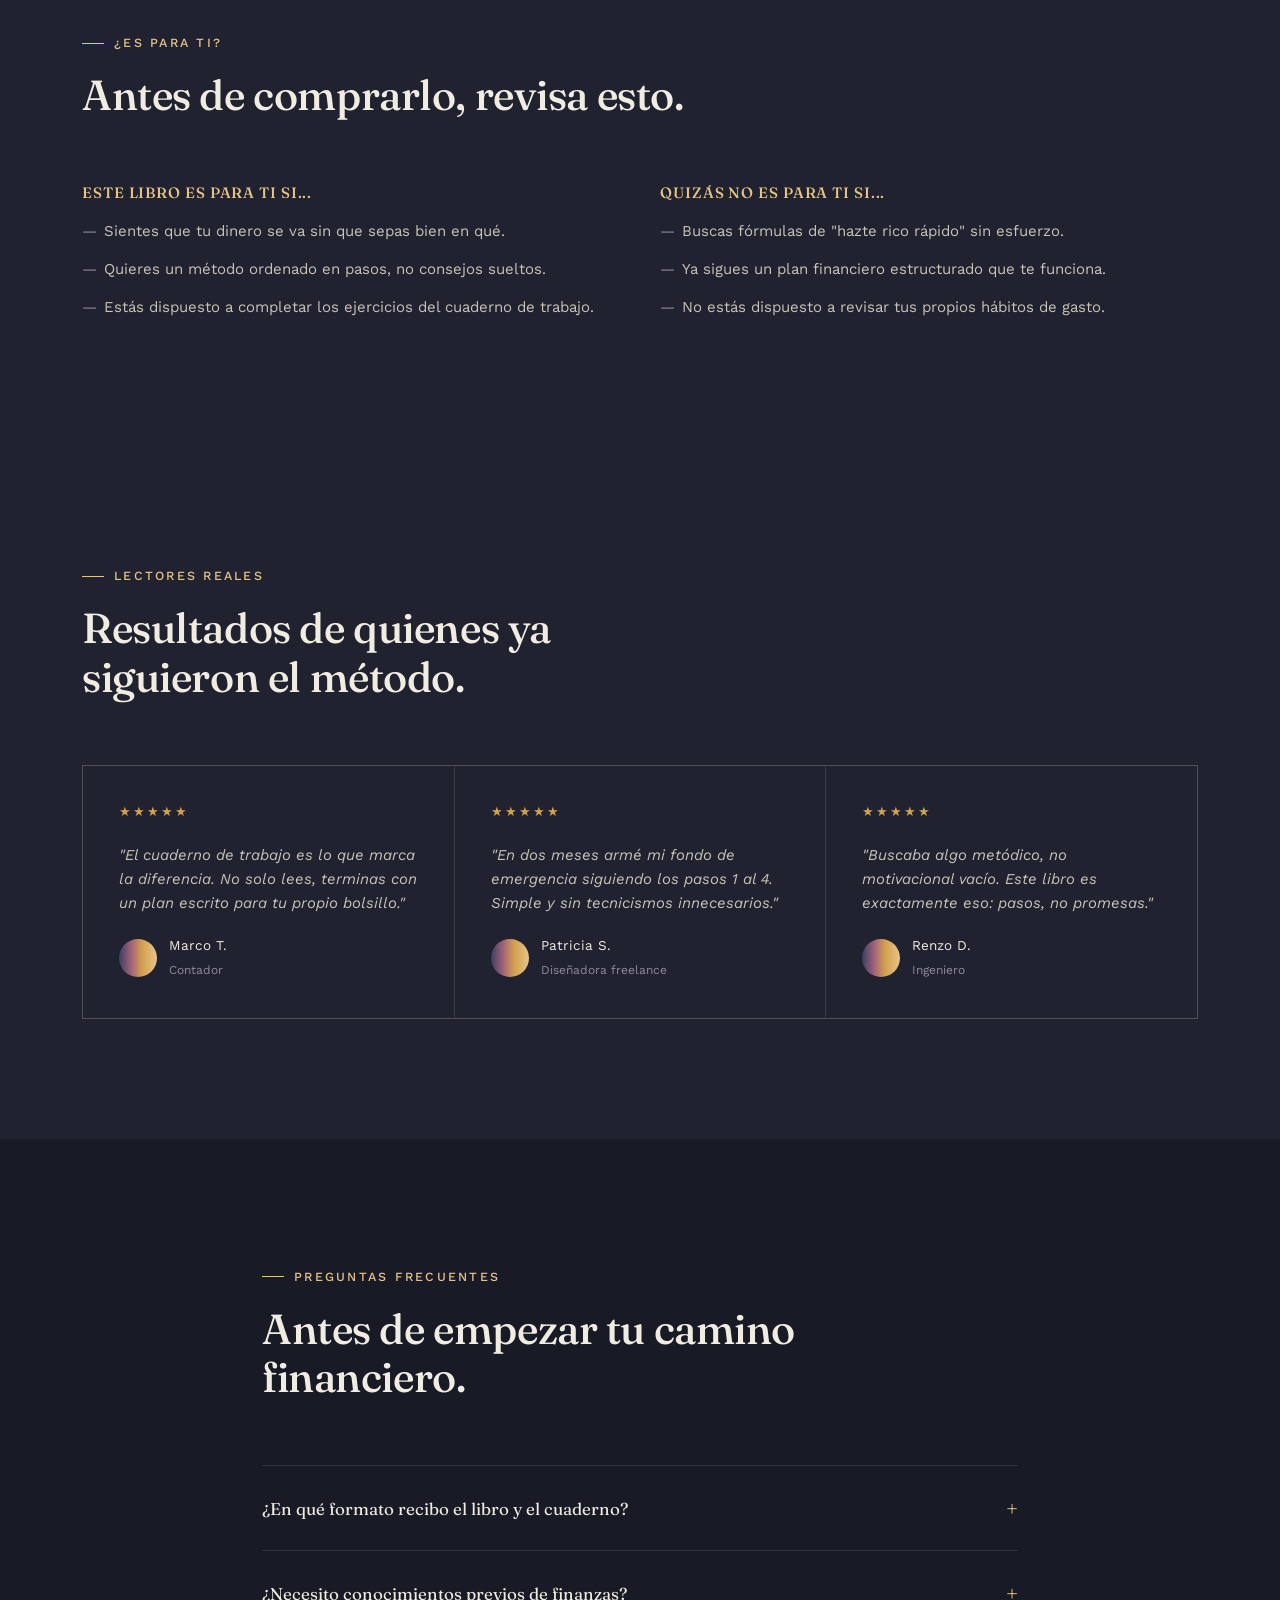
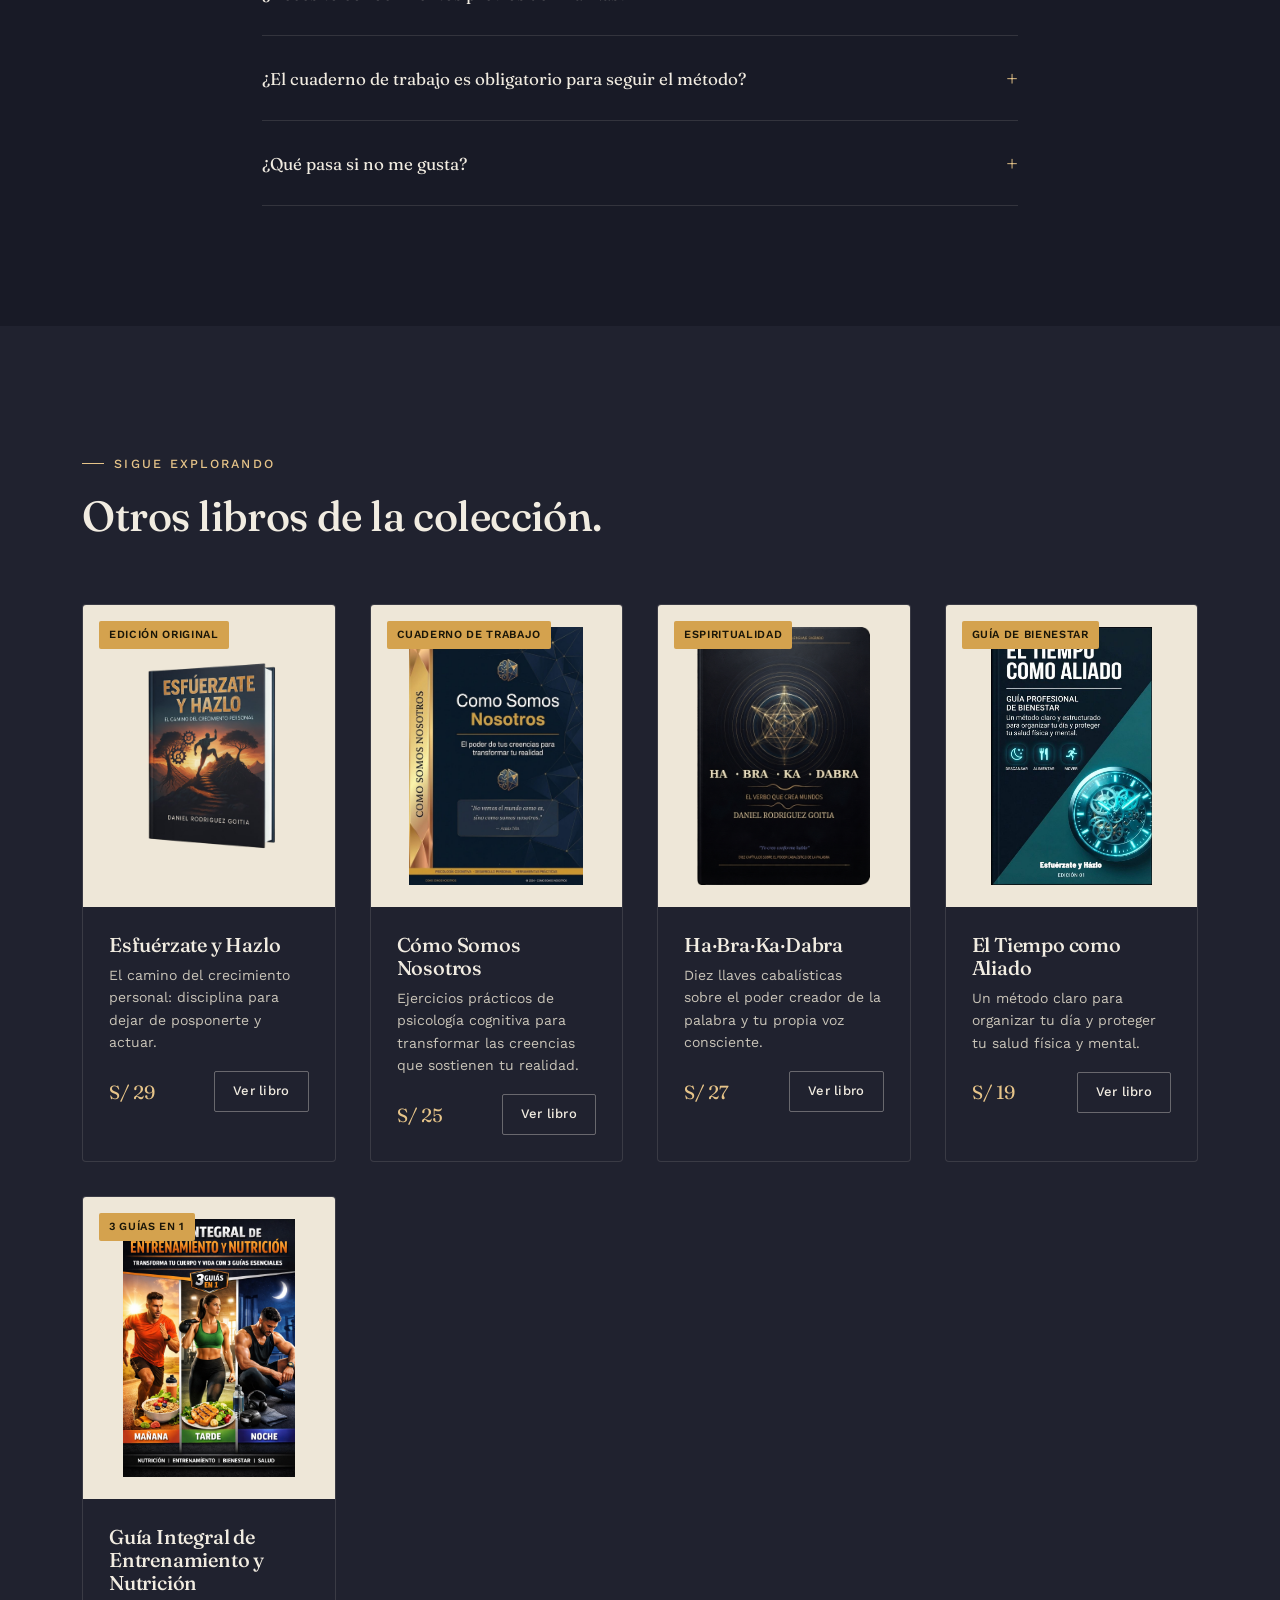
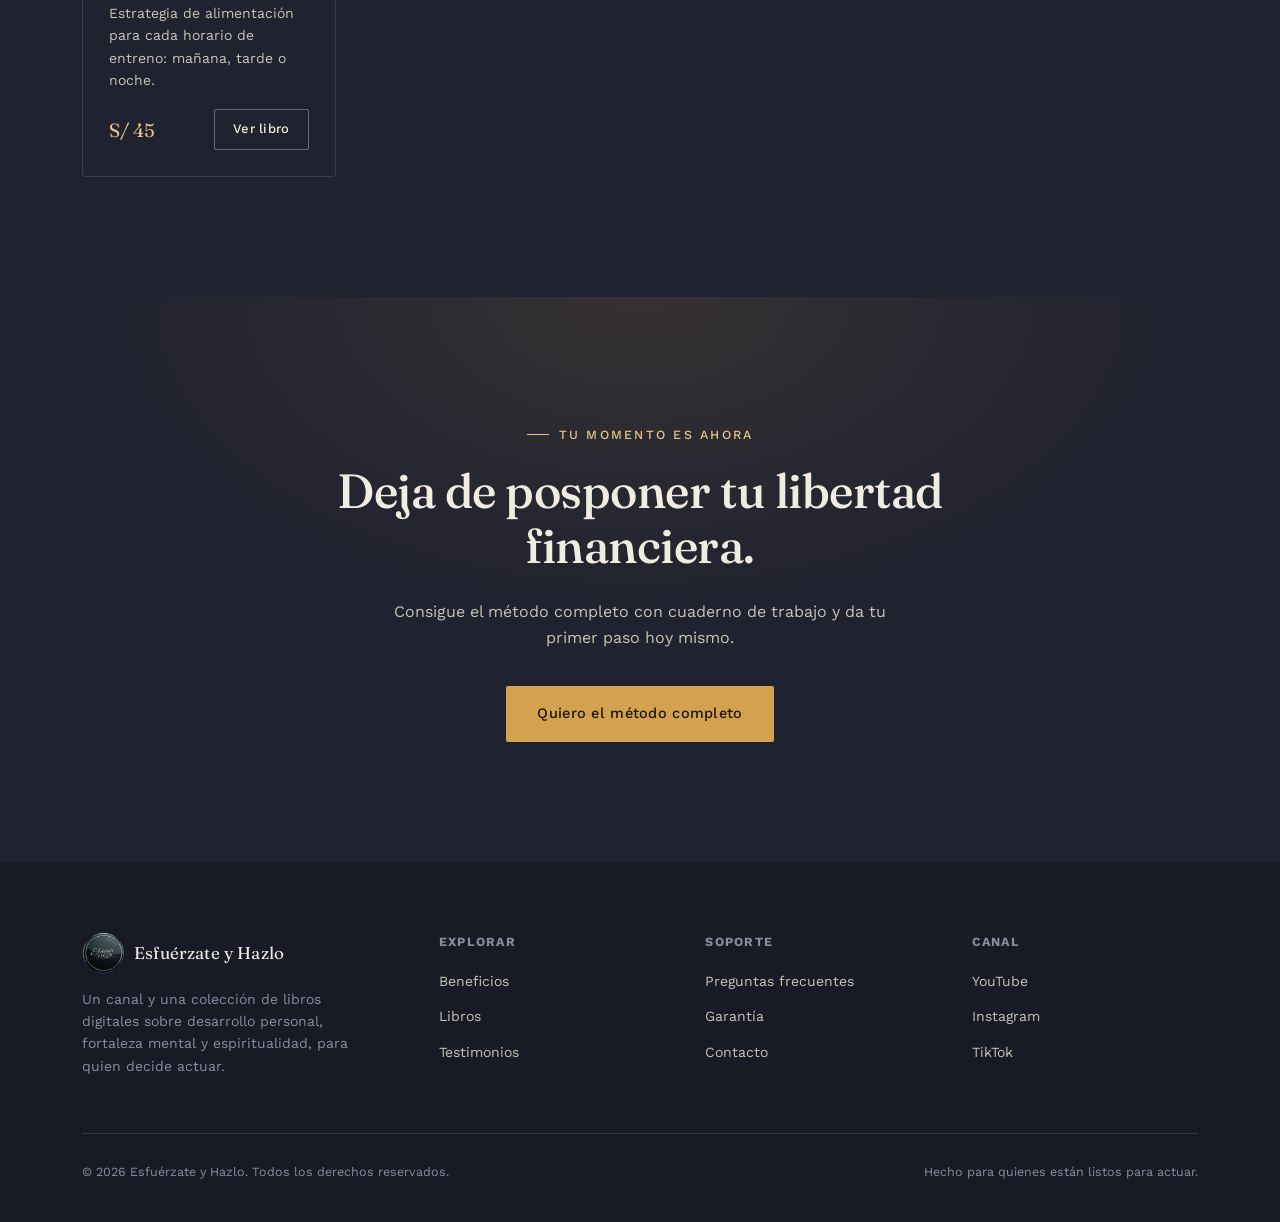
<file: libro-camino-metodico.html>
<!DOCTYPE html>
<html lang="es">
<head>
<meta charset="UTF-8">
<meta name="viewport" content="width=device-width, initial-scale=1.0">
<title>El Camino Metódico hacia la Libertad Financiera | Esfuérzate y Hazlo</title>
<meta name="description" content="Diez pasos probados para pasar de la mentalidad correcta a la independencia económica. Incluye cuaderno de trabajo. De Daniel Rodríguez Goitia.">
<meta property="og:title" content="El Camino Metódico hacia la Libertad Financiera">
<meta property="og:description" content="De la mentalidad correcta a la independencia económica: 10 pasos probados, con cuaderno de trabajo incluido.">
<meta property="og:type" content="book">
<link rel="preconnect" href="https://fonts.googleapis.com">
<link rel="preconnect" href="https://fonts.gstatic.com" crossorigin>
<link href="https://fonts.googleapis.com/css2?family=Fraunces:ital,opsz,wght@0,9..144,300;0,9..144,500;0,9..144,600;1,9..144,500&family=Work+Sans:wght@300;400;500;600&display=swap" rel="stylesheet">
<link rel="stylesheet" href="css/style.css">
</head>
<body>

<div class="splash" id="splash">
  <img src="img/logo.png" alt="Esfuérzate y Hazlo">
  <span class="eyebrow">Esfuérzate y Hazlo</span>
</div>

<header id="header">
  <div class="wrap">
    <a href="index.html" class="logo"><img src="img/logo.png" alt="Esfuérzate y Hazlo">Esfuérzate y Hazlo</a>
    <nav>
      <ul>
        <li><a href="index.html#beneficios">Beneficios</a></li>
        <li><a href="index.html#libros">Libros</a></li>
        <li><a href="index.html#testimonios">Testimonios</a></li>
        <li><a href="index.html#faq">Preguntas</a></li>
      </ul>
    </nav>
    <a href="#comprar" class="btn btn-gold" style="padding:11px 22px; font-size:13px;">Comprar ahora</a>
    <button class="nav-toggle" id="navToggle" aria-label="Abrir menú" aria-expanded="false">
      <span></span><span></span><span></span>
    </button>
  </div>
</header>

<div class="mobile-nav" id="mobileNav">
  <a href="index.html#beneficios">Beneficios</a>
  <a href="index.html#libros">Libros</a>
  <a href="index.html#testimonios">Testimonios</a>
  <a href="index.html#faq">Preguntas</a>
  <a href="#comprar" class="btn btn-gold">Comprar ahora</a>
</div>

<div class="breadcrumb">
  <div class="wrap">
    <a href="index.html">Inicio</a> &nbsp;/&nbsp; <a href="index.html#libros">Libros</a> &nbsp;/&nbsp; El Camino Metódico hacia la Libertad Financiera
  </div>
</div>

<!-- HERO DEL LIBRO -->
<section class="book-hero">
  <div class="wrap">
    <div class="book-hero-cover">
      <img src="img/camino-pack.png" alt="Portada de El Camino Metódico hacia la Libertad Financiera, incluye cuaderno de trabajo">
    </div>
    <div class="book-hero-copy">
      <span class="eyebrow">Incluye cuaderno de trabajo</span>
      <h1>El Camino Metódico hacia la Libertad Financiera</h1>
      <p class="subtitle">De la mentalidad correcta a la independencia económica: 10 pasos probados, con cuaderno de acción y práctica incluido.</p>
      <span class="author">Daniel Rodríguez Goitia</span>
      <span class="book-stars">★★★★★ 4.8 — 204 lectores</span>
      <div class="book-price-row">
        <span class="price-now">S/ 39</span>
        <span class="price-old">S/ 69</span>
      </div>
      <div class="book-hero-cta" id="comprar">
        <a href="https://hotmart.com" target="_blank" rel="noopener" class="btn btn-gold">Comprar ahora — acceso inmediato</a>
        <a href="index.html#libros" class="btn btn-ghost">Volver a la colección</a>
      </div>
      <span class="book-guarantee-note">Garantía de 7 días. Libro + cuaderno de trabajo en PDF, entrega inmediata.</span>
    </div>
  </div>
</section>
<div class="horizon"></div>

<!-- QUÉ ENCONTRARÁS -->
<section>
  <div class="wrap">
    <div class="section-head reveal">
      <span class="eyebrow">Contenido del libro</span>
      <h2>Los 10 pasos del método.</h2>
      <p>Cada paso viene acompañado de ejercicios en el cuaderno de trabajo para aplicarlo a tu situación real.</p>
    </div>
    <div class="toc-grid reveal">
      <div class="toc-item">
        <span class="toc-mark">01–02</span>
        <div><h4>Mentalidad y diagnóstico</h4><p>Identifica las creencias sobre el dinero que te han mantenido estancado y haz tu diagnóstico financiero real.</p></div>
      </div>
      <div class="toc-item">
        <span class="toc-mark">03–05</span>
        <div><h4>Orden y control</h4><p>Construye un presupuesto que sí sigues, elimina fugas de dinero y crea tu fondo de emergencia.</p></div>
      </div>
      <div class="toc-item">
        <span class="toc-mark">06–08</span>
        <div><h4>Crecimiento del ingreso</h4><p>Estrategias para generar ingresos adicionales y empezar a invertir con criterio, no con impulso.</p></div>
      </div>
      <div class="toc-item">
        <span class="toc-mark">09–10</span>
        <div><h4>Independencia sostenida</h4><p>Cómo proteger tu progreso financiero y diseñar tu propio camino hacia la libertad económica.</p></div>
      </div>
    </div>
  </div>
</section>

<!-- PARA QUIÉN ES -->
<section class="for-who">
  <div class="wrap">
    <div class="section-head reveal">
      <span class="eyebrow">¿Es para ti?</span>
      <h2>Antes de comprarlo, revisa esto.</h2>
    </div>
    <div class="for-grid reveal">
      <div class="for-col">
        <h4>Este libro es para ti si...</h4>
        <ul>
          <li>Sientes que tu dinero se va sin que sepas bien en qué.</li>
          <li>Quieres un método ordenado en pasos, no consejos sueltos.</li>
          <li>Estás dispuesto a completar los ejercicios del cuaderno de trabajo.</li>
        </ul>
      </div>
      <div class="for-col">
        <h4>Quizás no es para ti si...</h4>
        <ul>
          <li>Buscas fórmulas de "hazte rico rápido" sin esfuerzo.</li>
          <li>Ya sigues un plan financiero estructurado que te funciona.</li>
          <li>No estás dispuesto a revisar tus propios hábitos de gasto.</li>
        </ul>
      </div>
    </div>
  </div>
</section>

<!-- TESTIMONIOS -->
<section class="testimonios" id="testimonios">
  <div class="wrap">
    <div class="section-head reveal">
      <span class="eyebrow">Lectores reales</span>
      <h2>Resultados de quienes ya siguieron el método.</h2>
    </div>
  </div>
  <div class="wrap">
    <div class="test-grid reveal">
      <div class="test-item">
        <span class="stars">★★★★★</span>
        <p>"El cuaderno de trabajo es lo que marca la diferencia. No solo lees, terminas con un plan escrito para tu propio bolsillo."</p>
        <div class="test-person">
          <div class="avatar"></div>
          <div><span>Marco T.</span><small>Contador</small></div>
        </div>
      </div>
      <div class="test-item">
        <span class="stars">★★★★★</span>
        <p>"En dos meses armé mi fondo de emergencia siguiendo los pasos 1 al 4. Simple y sin tecnicismos innecesarios."</p>
        <div class="test-person">
          <div class="avatar"></div>
          <div><span>Patricia S.</span><small>Diseñadora freelance</small></div>
        </div>
      </div>
      <div class="test-item">
        <span class="stars">★★★★★</span>
        <p>"Buscaba algo metódico, no motivacional vacío. Este libro es exactamente eso: pasos, no promesas."</p>
        <div class="test-person">
          <div class="avatar"></div>
          <div><span>Renzo D.</span><small>Ingeniero</small></div>
        </div>
      </div>
    </div>
  </div>
</section>

<!-- FAQ -->
<section id="faq">
  <div class="wrap" style="max-width:820px;">
    <div class="section-head reveal">
      <span class="eyebrow">Preguntas frecuentes</span>
      <h2>Antes de empezar tu camino financiero.</h2>
    </div>
    <div class="faq-list reveal" id="faqList"></div>
  </div>
</section>

<!-- OTROS LIBROS -->
<section class="related-books">
  <div class="wrap">
    <div class="section-head reveal">
      <span class="eyebrow">Sigue explorando</span>
      <h2>Otros libros de la colección.</h2>
    </div>
    <div class="productos-grid reveal">
      <div class="prod-card">
        <a href="libro-esfuerzate.html" class="prod-cover">
          <img src="img/esfuerzate.jpg" alt="Portada de Esfuérzate y Hazlo">
          <span class="prod-badge">Edición original</span>
        </a>
        <div class="prod-body">
          <h3>Esfuérzate y Hazlo</h3>
          <p>El camino del crecimiento personal: disciplina para dejar de posponerte y actuar.</p>
          <div class="prod-foot">
            <span class="prod-price">S/ 29</span>
            <a href="libro-esfuerzate.html" class="btn btn-ghost" style="padding:9px 18px; font-size:13px;">Ver libro</a>
          </div>
        </div>
      </div>
      <div class="prod-card">
        <a href="libro-como-somos-nosotros.html" class="prod-cover">
          <img src="img/como-somos-nosotros.jpg" alt="Portada de Cómo Somos Nosotros">
          <span class="prod-badge">Cuaderno de trabajo</span>
        </a>
        <div class="prod-body">
          <h3>Cómo Somos Nosotros</h3>
          <p>Ejercicios prácticos de psicología cognitiva para transformar las creencias que sostienen tu realidad.</p>
          <div class="prod-foot">
            <span class="prod-price">S/ 25</span>
            <a href="libro-como-somos-nosotros.html" class="btn btn-ghost" style="padding:9px 18px; font-size:13px;">Ver libro</a>
          </div>
        </div>
      </div>
      <div class="prod-card">
        <a href="habrakadabra.html" class="prod-cover">
          <img src="img/habrakadabra.png" alt="Portada de Ha·Bra·Ka·Dabra">
          <span class="prod-badge">Espiritualidad</span>
        </a>
        <div class="prod-body">
          <h3>Ha·Bra·Ka·Dabra</h3>
          <p>Diez llaves cabalísticas sobre el poder creador de la palabra y tu propia voz consciente.</p>
          <div class="prod-foot">
            <span class="prod-price">S/ 27</span>
            <a href="habrakadabra.html" class="btn btn-ghost" style="padding:9px 18px; font-size:13px;">Ver libro</a>
          </div>
        </div>
      </div>
      <div class="prod-card">
        <a href="guiadebienestar.html" class="prod-cover">
          <img src="img/guia-tiempo-aliado.png" alt="Portada de El Tiempo como Aliado">
          <span class="prod-badge">Guía de bienestar</span>
        </a>
        <div class="prod-body">
          <h3>El Tiempo como Aliado</h3>
          <p>Un método claro para organizar tu día y proteger tu salud física y mental.</p>
          <div class="prod-foot">
            <span class="prod-price">S/ 19</span>
            <a href="guiadebienestar.html" class="btn btn-ghost" style="padding:9px 18px; font-size:13px;">Ver libro</a>
          </div>
        </div>
      </div>
      <div class="prod-card">
        <a href="guia-integral-entrenamiento-nutricion.html" class="prod-cover">
          <img src="img/guia-entrenamiento-nutricion.png" alt="Portada de Guía Integral de Entrenamiento y Nutrición">
          <span class="prod-badge">3 guías en 1</span>
        </a>
        <div class="prod-body">
          <h3>Guía Integral de Entrenamiento y Nutrición</h3>
          <p>Estrategia de alimentación para cada horario de entreno: mañana, tarde o noche.</p>
          <div class="prod-foot">
            <span class="prod-price">S/ 45</span>
            <a href="guia-integral-entrenamiento-nutricion.html" class="btn btn-ghost" style="padding:9px 18px; font-size:13px;">Ver libro</a>
          </div>
        </div>
      </div>
    </div>
  </div>
</section>

<!-- CTA FINAL -->
<section class="cta-final">
  <div class="wrap">
    <span class="eyebrow" style="justify-content:center;">Tu momento es ahora</span>
    <h2>Deja de posponer tu libertad financiera.</h2>
    <p>Consigue el método completo con cuaderno de trabajo y da tu primer paso hoy mismo.</p>
    <a href="#comprar" class="btn btn-gold">Quiero el método completo</a>
  </div>
</section>

<footer>
  <div class="wrap">
    <div class="foot-grid">
      <div class="foot-brand">
        <a href="index.html" class="logo"><img src="img/logo.png" alt="Esfuérzate y Hazlo">Esfuérzate y Hazlo</a>
        <p>Un canal y una colección de libros digitales sobre desarrollo personal, fortaleza mental y espiritualidad, para quien decide actuar.</p>
      </div>
      <div class="foot-col">
        <h5>Explorar</h5>
        <ul>
          <li><a href="index.html#beneficios">Beneficios</a></li>
          <li><a href="index.html#libros">Libros</a></li>
          <li><a href="index.html#testimonios">Testimonios</a></li>
        </ul>
      </div>
      <div class="foot-col">
        <h5>Soporte</h5>
        <ul>
          <li><a href="index.html#faq">Preguntas frecuentes</a></li>
          <li><a href="#">Garantía</a></li>
          <li><a href="#">Contacto</a></li>
        </ul>
      </div>
      <div class="foot-col">
        <h5>Canal</h5>
        <ul>
          <li><a href="#">YouTube</a></li>
          <li><a href="#">Instagram</a></li>
          <li><a href="https://www.tiktok.com/@esfuerzateyhazlo" target="_blank" rel="noopener">TikTok</a></li>
        </ul>
      </div>
    </div>
    <div class="foot-bottom">
      <span>© <span id="year"></span> Esfuérzate y Hazlo. Todos los derechos reservados.</span>
      <span>Hecho para quienes están listos para actuar.</span>
    </div>
  </div>
</footer>

<script src="js/site.js"></script>
<script>
buildFAQ([
  { q: "¿En qué formato recibo el libro y el cuaderno?", a: "Ambos llegan en PDF por correo electrónico de forma inmediata tras tu compra, listos para imprimir o llenar en digital." },
  { q: "¿Necesito conocimientos previos de finanzas?", a: "No. El método está diseñado para empezar desde cero, sin jerga técnica innecesaria." },
  { q: "¿El cuaderno de trabajo es obligatorio para seguir el método?", a: "No es obligatorio, pero es donde aplicas cada paso a tu situación real; los lectores que lo completan reportan mejores resultados." },
  { q: "¿Qué pasa si no me gusta?", a: "Cuentas con 7 días de garantía. Si sientes que no te aportó valor, te devolvemos el 100% de tu pago." }
], 'faqList');
</script>
</body>
</html>
</file>
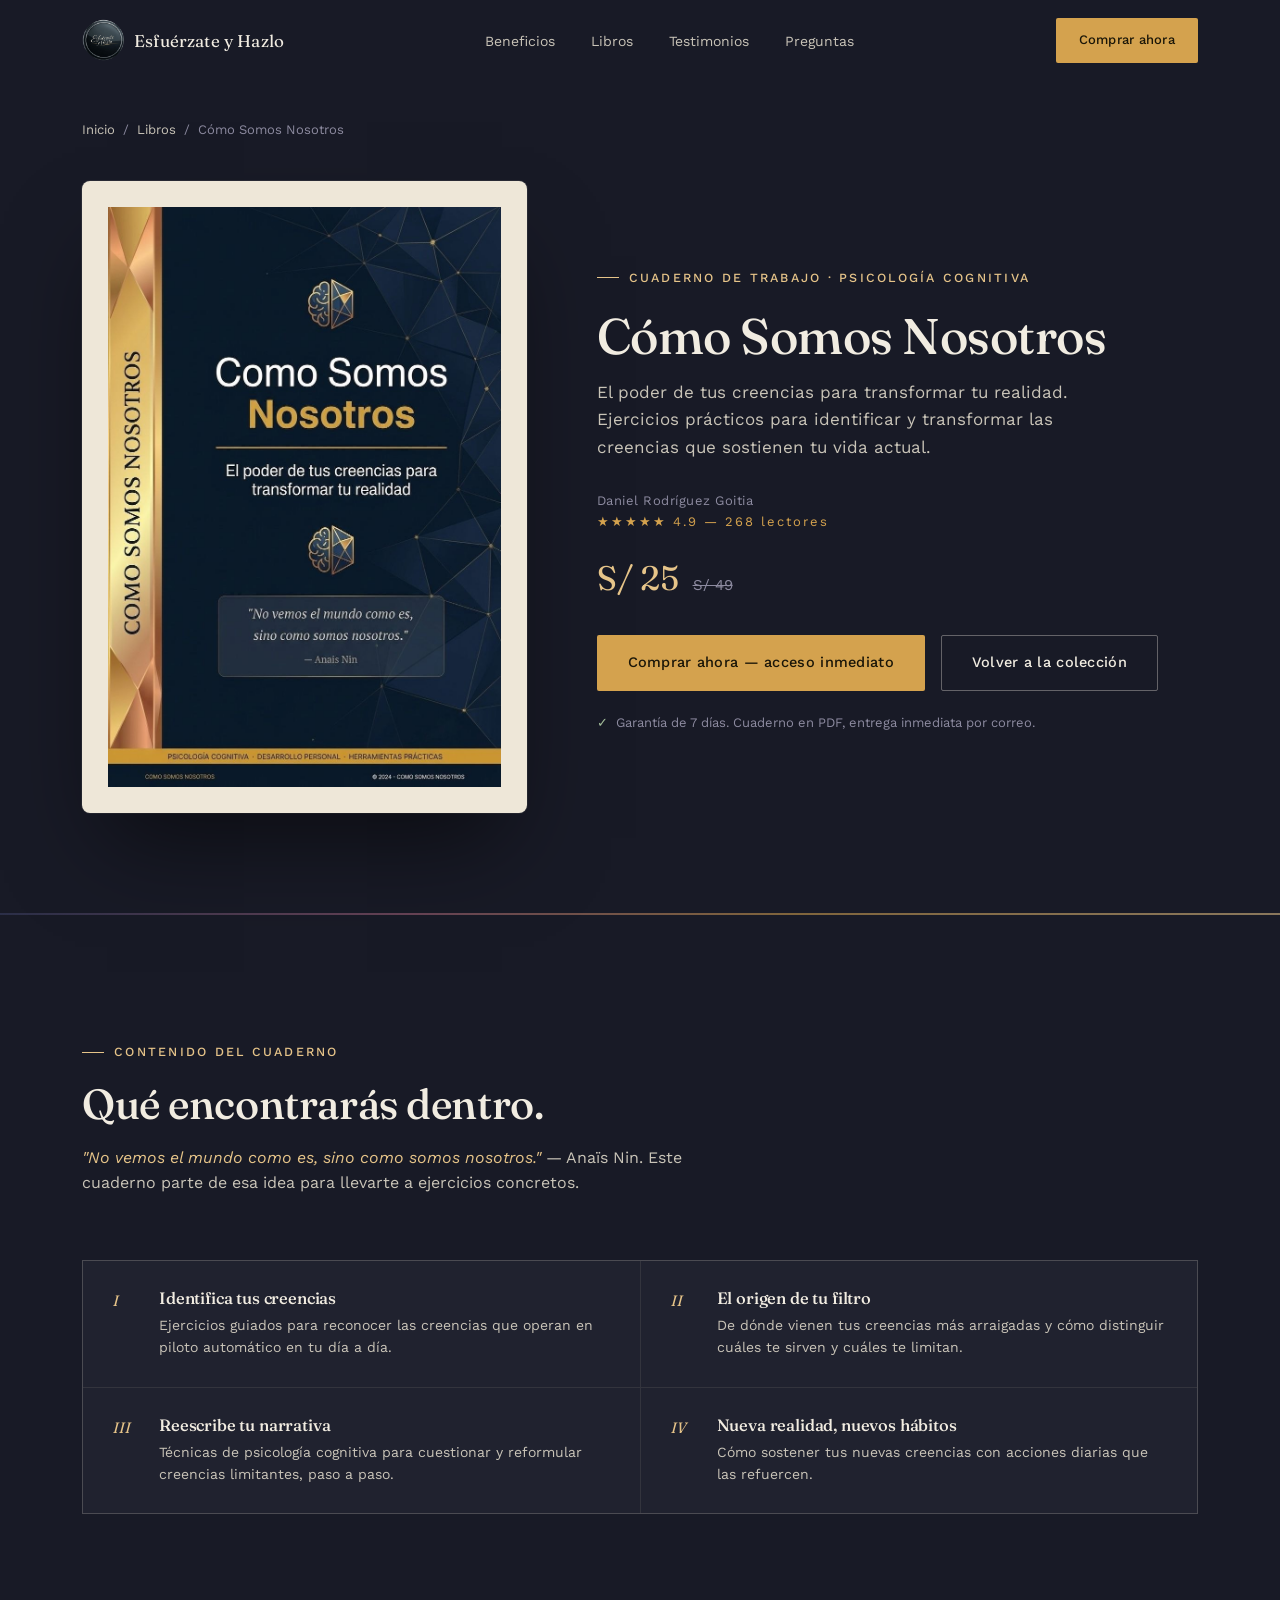
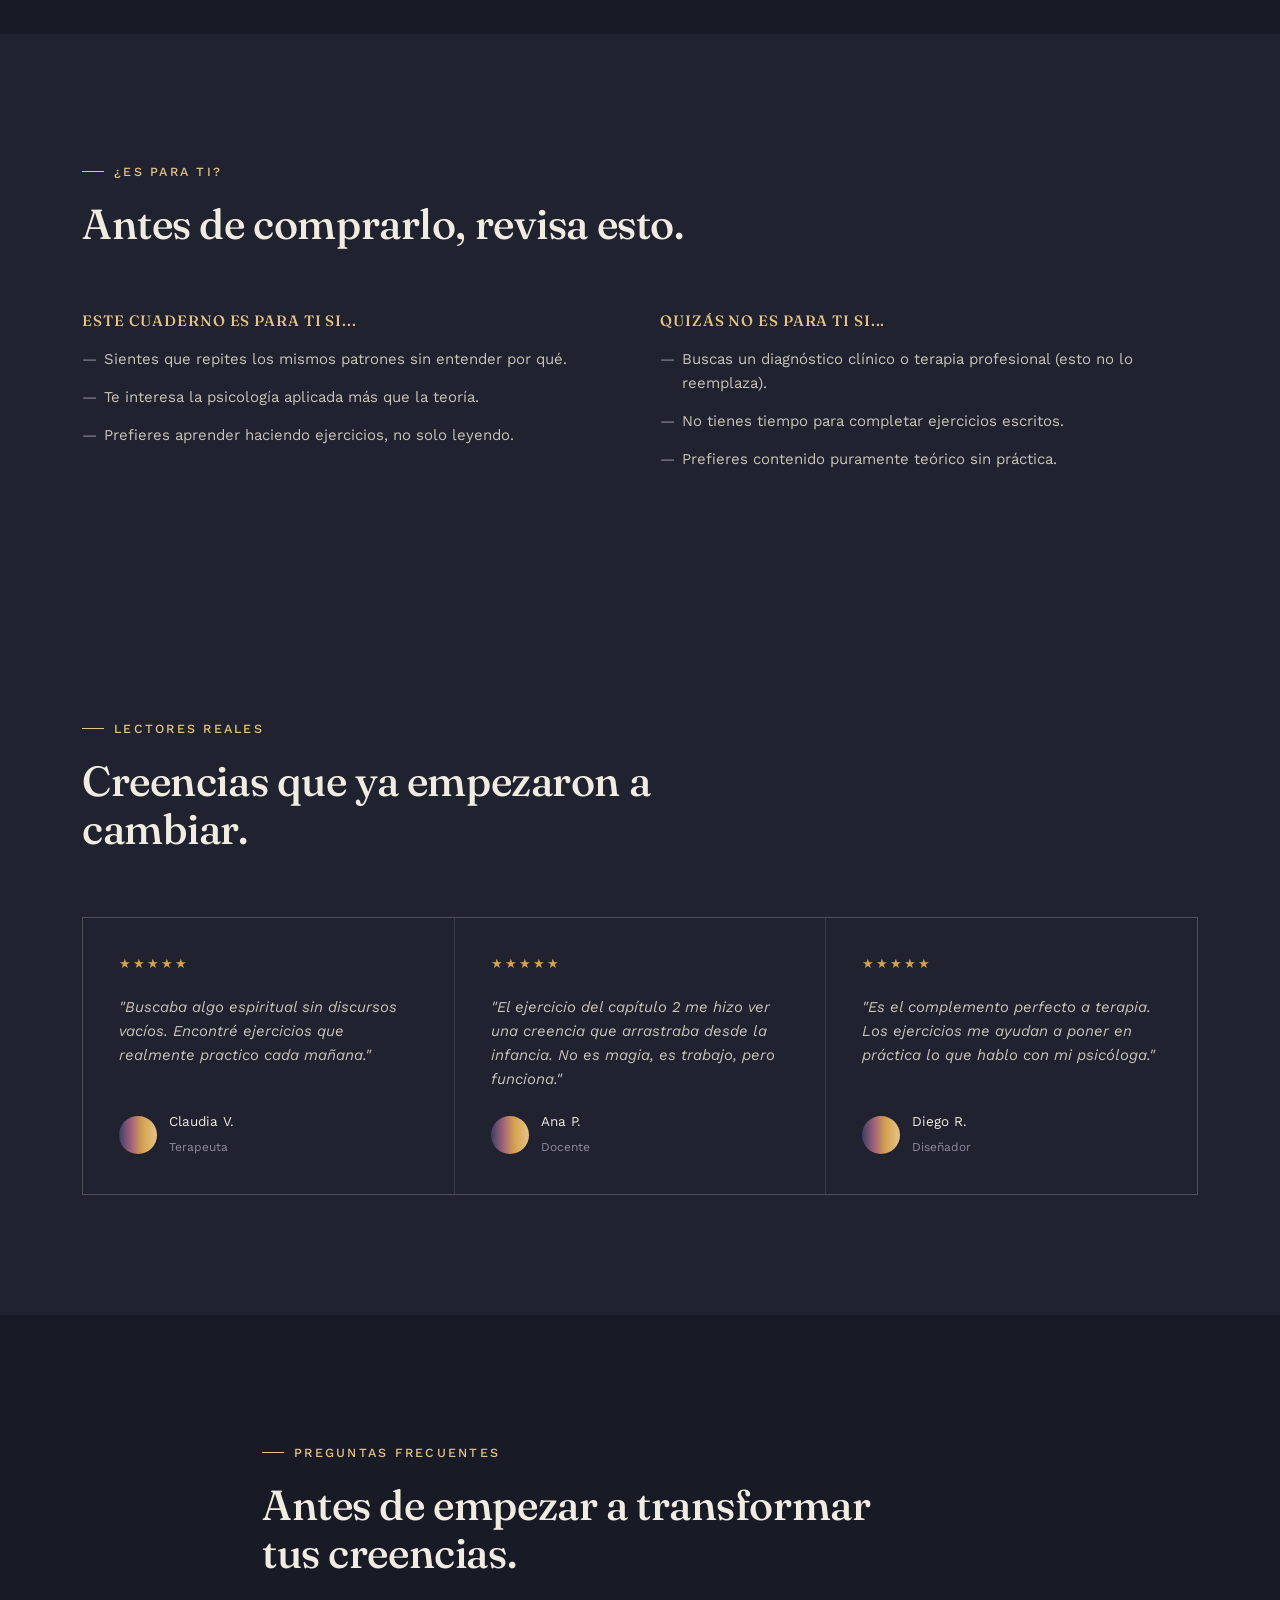
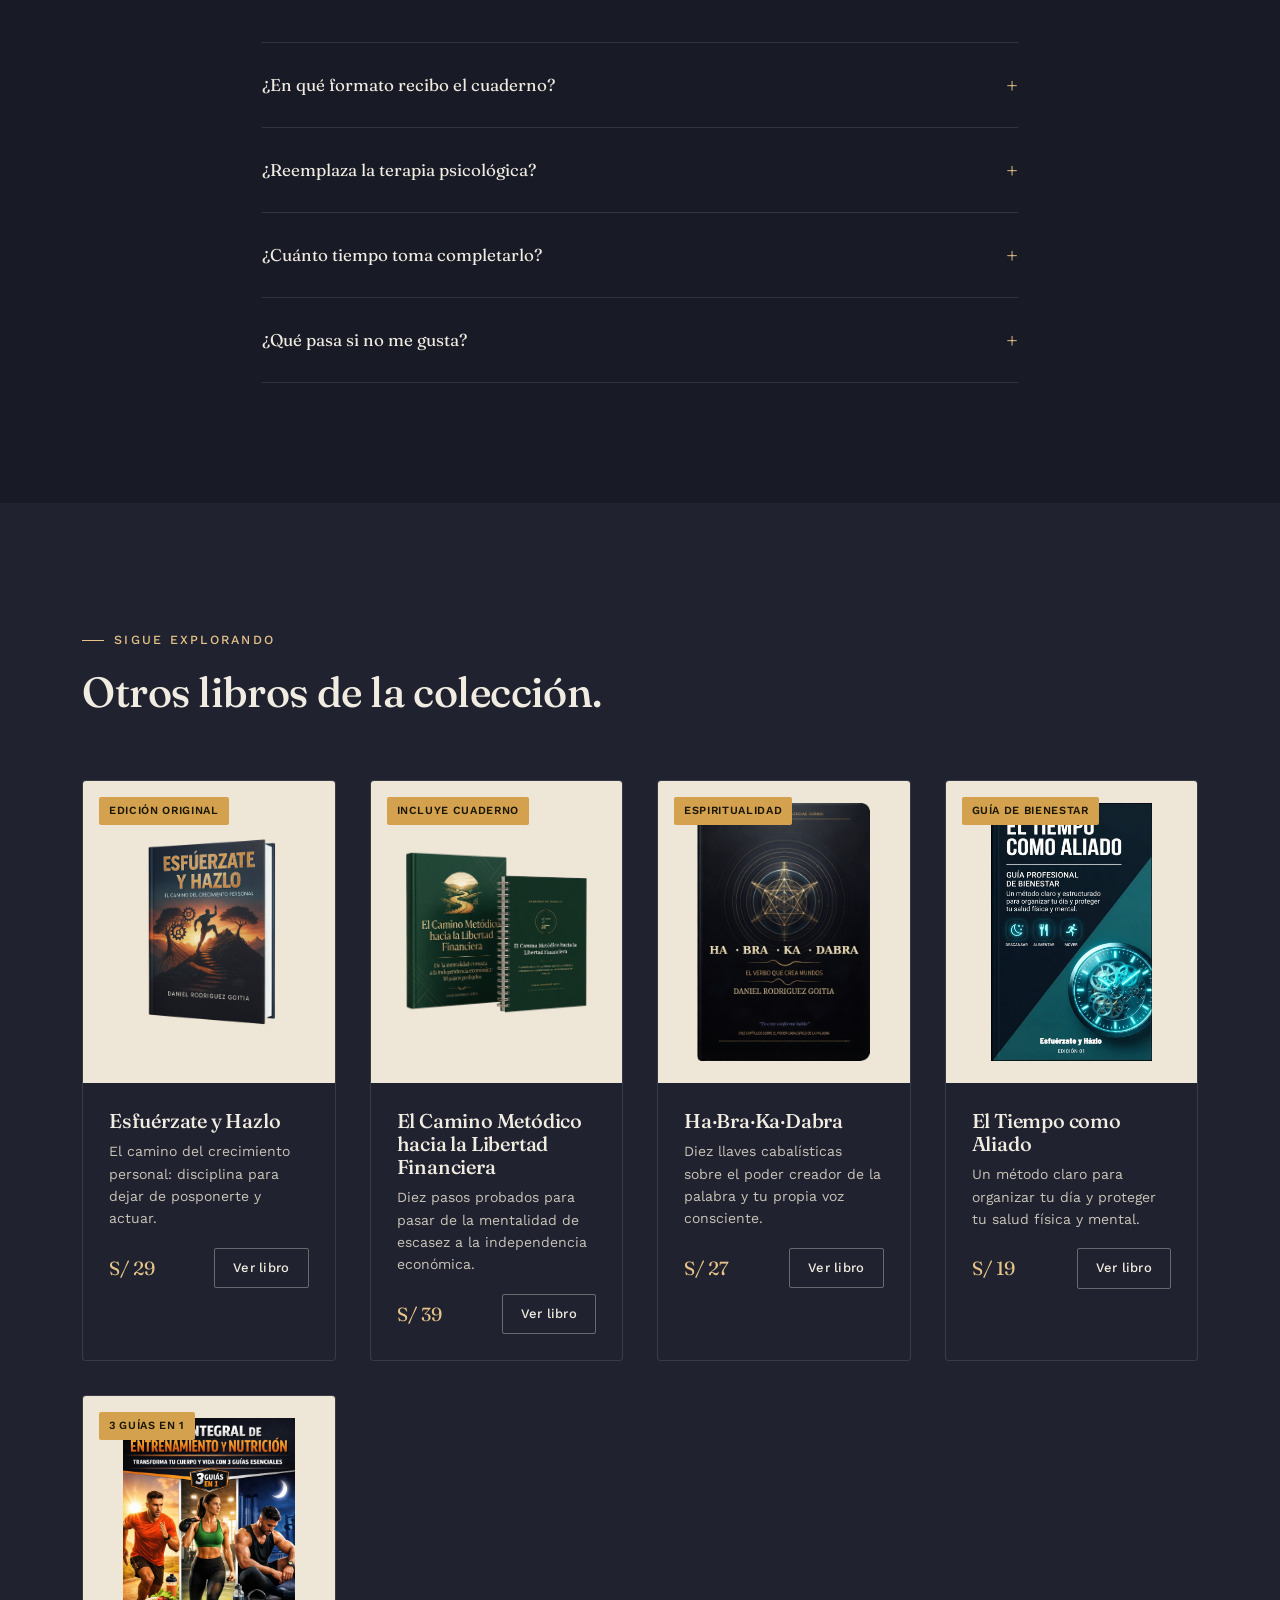
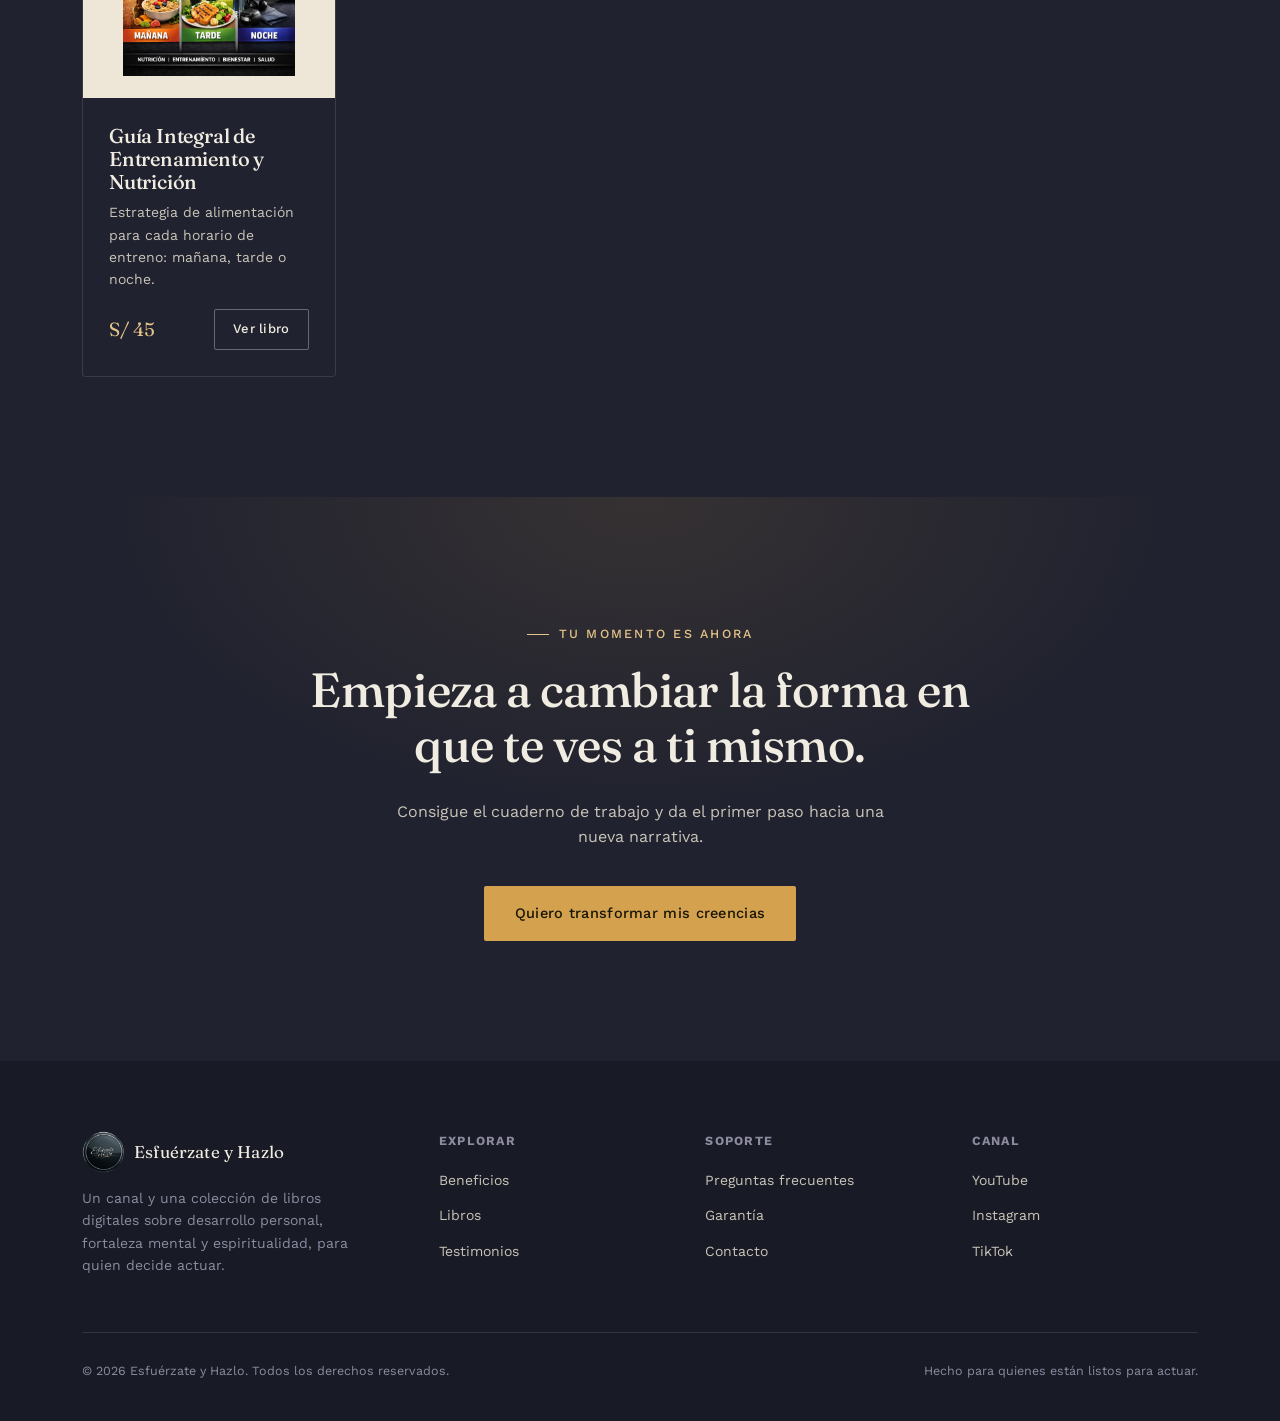
<file: libro-como-somos-nosotros.html>
<!DOCTYPE html>
<html lang="es">
<head>
<meta charset="UTF-8">
<meta name="viewport" content="width=device-width, initial-scale=1.0">
<title>Cómo Somos Nosotros — Cuaderno de Trabajo | Esfuérzate y Hazlo</title>
<meta name="description" content="El poder de tus creencias para transformar tu realidad. Cuaderno de trabajo de psicología cognitiva de Daniel Rodríguez Goitia.">
<meta property="og:title" content="Cómo Somos Nosotros — Cuaderno de Trabajo">
<meta property="og:description" content="Ejercicios prácticos para identificar y transformar las creencias que sostienen tu realidad actual.">
<meta property="og:type" content="book">
<link rel="preconnect" href="https://fonts.googleapis.com">
<link rel="preconnect" href="https://fonts.gstatic.com" crossorigin>
<link href="https://fonts.googleapis.com/css2?family=Fraunces:ital,opsz,wght@0,9..144,300;0,9..144,500;0,9..144,600;1,9..144,500&family=Work+Sans:wght@300;400;500;600&display=swap" rel="stylesheet">
<link rel="stylesheet" href="css/style.css">
</head>
<body>

<div class="splash" id="splash">
  <img src="img/logo.png" alt="Esfuérzate y Hazlo">
  <span class="eyebrow">Esfuérzate y Hazlo</span>
</div>

<header id="header">
  <div class="wrap">
    <a href="index.html" class="logo"><img src="img/logo.png" alt="Esfuérzate y Hazlo">Esfuérzate y Hazlo</a>
    <nav>
      <ul>
        <li><a href="index.html#beneficios">Beneficios</a></li>
        <li><a href="index.html#libros">Libros</a></li>
        <li><a href="index.html#testimonios">Testimonios</a></li>
        <li><a href="index.html#faq">Preguntas</a></li>
      </ul>
    </nav>
    <a href="#comprar" class="btn btn-gold" style="padding:11px 22px; font-size:13px;">Comprar ahora</a>
    <button class="nav-toggle" id="navToggle" aria-label="Abrir menú" aria-expanded="false">
      <span></span><span></span><span></span>
    </button>
  </div>
</header>

<div class="mobile-nav" id="mobileNav">
  <a href="index.html#beneficios">Beneficios</a>
  <a href="index.html#libros">Libros</a>
  <a href="index.html#testimonios">Testimonios</a>
  <a href="index.html#faq">Preguntas</a>
  <a href="#comprar" class="btn btn-gold">Comprar ahora</a>
</div>

<div class="breadcrumb">
  <div class="wrap">
    <a href="index.html">Inicio</a> &nbsp;/&nbsp; <a href="index.html#libros">Libros</a> &nbsp;/&nbsp; Cómo Somos Nosotros
  </div>
</div>

<!-- HERO DEL LIBRO -->
<section class="book-hero">
  <div class="wrap">
    <div class="book-hero-cover">
      <img src="img/como-somos-nosotros.jpg" alt="Portada de Cómo Somos Nosotros">
    </div>
    <div class="book-hero-copy">
      <span class="eyebrow">Cuaderno de trabajo · Psicología cognitiva</span>
      <h1>Cómo Somos Nosotros</h1>
      <p class="subtitle">El poder de tus creencias para transformar tu realidad. Ejercicios prácticos para identificar y transformar las creencias que sostienen tu vida actual.</p>
      <span class="author">Daniel Rodríguez Goitia</span>
      <span class="book-stars">★★★★★ 4.9 — 268 lectores</span>
      <div class="book-price-row">
        <span class="price-now">S/ 25</span>
        <span class="price-old">S/ 49</span>
      </div>
      <div class="book-hero-cta" id="comprar">
        <a href="https://hotmart.com" target="_blank" rel="noopener" class="btn btn-gold">Comprar ahora — acceso inmediato</a>
        <a href="index.html#libros" class="btn btn-ghost">Volver a la colección</a>
      </div>
      <span class="book-guarantee-note">Garantía de 7 días. Cuaderno en PDF, entrega inmediata por correo.</span>
    </div>
  </div>
</section>
<div class="horizon"></div>

<!-- QUÉ ENCONTRARÁS -->
<section>
  <div class="wrap">
    <div class="section-head reveal">
      <span class="eyebrow">Contenido del cuaderno</span>
      <h2>Qué encontrarás dentro.</h2>
      <p><em>"No vemos el mundo como es, sino como somos nosotros."</em> — Anaïs Nin. Este cuaderno parte de esa idea para llevarte a ejercicios concretos.</p>
    </div>
    <div class="toc-grid reveal">
      <div class="toc-item">
        <span class="toc-mark">I</span>
        <div><h4>Identifica tus creencias</h4><p>Ejercicios guiados para reconocer las creencias que operan en piloto automático en tu día a día.</p></div>
      </div>
      <div class="toc-item">
        <span class="toc-mark">II</span>
        <div><h4>El origen de tu filtro</h4><p>De dónde vienen tus creencias más arraigadas y cómo distinguir cuáles te sirven y cuáles te limitan.</p></div>
      </div>
      <div class="toc-item">
        <span class="toc-mark">III</span>
        <div><h4>Reescribe tu narrativa</h4><p>Técnicas de psicología cognitiva para cuestionar y reformular creencias limitantes, paso a paso.</p></div>
      </div>
      <div class="toc-item">
        <span class="toc-mark">IV</span>
        <div><h4>Nueva realidad, nuevos hábitos</h4><p>Cómo sostener tus nuevas creencias con acciones diarias que las refuercen.</p></div>
      </div>
    </div>
  </div>
</section>

<!-- PARA QUIÉN ES -->
<section class="for-who">
  <div class="wrap">
    <div class="section-head reveal">
      <span class="eyebrow">¿Es para ti?</span>
      <h2>Antes de comprarlo, revisa esto.</h2>
    </div>
    <div class="for-grid reveal">
      <div class="for-col">
        <h4>Este cuaderno es para ti si...</h4>
        <ul>
          <li>Sientes que repites los mismos patrones sin entender por qué.</li>
          <li>Te interesa la psicología aplicada más que la teoría.</li>
          <li>Prefieres aprender haciendo ejercicios, no solo leyendo.</li>
        </ul>
      </div>
      <div class="for-col">
        <h4>Quizás no es para ti si...</h4>
        <ul>
          <li>Buscas un diagnóstico clínico o terapia profesional (esto no lo reemplaza).</li>
          <li>No tienes tiempo para completar ejercicios escritos.</li>
          <li>Prefieres contenido puramente teórico sin práctica.</li>
        </ul>
      </div>
    </div>
  </div>
</section>

<!-- TESTIMONIOS -->
<section class="testimonios" id="testimonios">
  <div class="wrap">
    <div class="section-head reveal">
      <span class="eyebrow">Lectores reales</span>
      <h2>Creencias que ya empezaron a cambiar.</h2>
    </div>
  </div>
  <div class="wrap">
    <div class="test-grid reveal">
      <div class="test-item">
        <span class="stars">★★★★★</span>
        <p>"Buscaba algo espiritual sin discursos vacíos. Encontré ejercicios que realmente practico cada mañana."</p>
        <div class="test-person">
          <div class="avatar"></div>
          <div><span>Claudia V.</span><small>Terapeuta</small></div>
        </div>
      </div>
      <div class="test-item">
        <span class="stars">★★★★★</span>
        <p>"El ejercicio del capítulo 2 me hizo ver una creencia que arrastraba desde la infancia. No es magia, es trabajo, pero funciona."</p>
        <div class="test-person">
          <div class="avatar"></div>
          <div><span>Ana P.</span><small>Docente</small></div>
        </div>
      </div>
      <div class="test-item">
        <span class="stars">★★★★★</span>
        <p>"Es el complemento perfecto a terapia. Los ejercicios me ayudan a poner en práctica lo que hablo con mi psicóloga."</p>
        <div class="test-person">
          <div class="avatar"></div>
          <div><span>Diego R.</span><small>Diseñador</small></div>
        </div>
      </div>
    </div>
  </div>
</section>

<!-- FAQ -->
<section id="faq">
  <div class="wrap" style="max-width:820px;">
    <div class="section-head reveal">
      <span class="eyebrow">Preguntas frecuentes</span>
      <h2>Antes de empezar a transformar tus creencias.</h2>
    </div>
    <div class="faq-list reveal" id="faqList"></div>
  </div>
</section>

<!-- OTROS LIBROS -->
<section class="related-books">
  <div class="wrap">
    <div class="section-head reveal">
      <span class="eyebrow">Sigue explorando</span>
      <h2>Otros libros de la colección.</h2>
    </div>
    <div class="productos-grid reveal">
      <div class="prod-card">
        <a href="libro-esfuerzate.html" class="prod-cover">
          <img src="img/esfuerzate.jpg" alt="Portada de Esfuérzate y Hazlo">
          <span class="prod-badge">Edición original</span>
        </a>
        <div class="prod-body">
          <h3>Esfuérzate y Hazlo</h3>
          <p>El camino del crecimiento personal: disciplina para dejar de posponerte y actuar.</p>
          <div class="prod-foot">
            <span class="prod-price">S/ 29</span>
            <a href="libro-esfuerzate.html" class="btn btn-ghost" style="padding:9px 18px; font-size:13px;">Ver libro</a>
          </div>
        </div>
      </div>
      <div class="prod-card">
        <a href="libro-camino-metodico.html" class="prod-cover">
          <img src="img/camino-pack.png" alt="Portada de El Camino Metódico hacia la Libertad Financiera">
          <span class="prod-badge">Incluye cuaderno</span>
        </a>
        <div class="prod-body">
          <h3>El Camino Metódico hacia la Libertad Financiera</h3>
          <p>Diez pasos probados para pasar de la mentalidad de escasez a la independencia económica.</p>
          <div class="prod-foot">
            <span class="prod-price">S/ 39</span>
            <a href="libro-camino-metodico.html" class="btn btn-ghost" style="padding:9px 18px; font-size:13px;">Ver libro</a>
          </div>
        </div>
      </div>
      <div class="prod-card">
        <a href="habrakadabra.html" class="prod-cover">
          <img src="img/habrakadabra.png" alt="Portada de Ha·Bra·Ka·Dabra">
          <span class="prod-badge">Espiritualidad</span>
        </a>
        <div class="prod-body">
          <h3>Ha·Bra·Ka·Dabra</h3>
          <p>Diez llaves cabalísticas sobre el poder creador de la palabra y tu propia voz consciente.</p>
          <div class="prod-foot">
            <span class="prod-price">S/ 27</span>
            <a href="habrakadabra.html" class="btn btn-ghost" style="padding:9px 18px; font-size:13px;">Ver libro</a>
          </div>
        </div>
      </div>
      <div class="prod-card">
        <a href="guiadebienestar.html" class="prod-cover">
          <img src="img/guia-tiempo-aliado.png" alt="Portada de El Tiempo como Aliado">
          <span class="prod-badge">Guía de bienestar</span>
        </a>
        <div class="prod-body">
          <h3>El Tiempo como Aliado</h3>
          <p>Un método claro para organizar tu día y proteger tu salud física y mental.</p>
          <div class="prod-foot">
            <span class="prod-price">S/ 19</span>
            <a href="guiadebienestar.html" class="btn btn-ghost" style="padding:9px 18px; font-size:13px;">Ver libro</a>
          </div>
        </div>
      </div>
      <div class="prod-card">
        <a href="guia-integral-entrenamiento-nutricion.html" class="prod-cover">
          <img src="img/guia-entrenamiento-nutricion.png" alt="Portada de Guía Integral de Entrenamiento y Nutrición">
          <span class="prod-badge">3 guías en 1</span>
        </a>
        <div class="prod-body">
          <h3>Guía Integral de Entrenamiento y Nutrición</h3>
          <p>Estrategia de alimentación para cada horario de entreno: mañana, tarde o noche.</p>
          <div class="prod-foot">
            <span class="prod-price">S/ 45</span>
            <a href="guia-integral-entrenamiento-nutricion.html" class="btn btn-ghost" style="padding:9px 18px; font-size:13px;">Ver libro</a>
          </div>
        </div>
      </div>
    </div>
  </div>
</section>

<!-- CTA FINAL -->
<section class="cta-final">
  <div class="wrap">
    <span class="eyebrow" style="justify-content:center;">Tu momento es ahora</span>
    <h2>Empieza a cambiar la forma en que te ves a ti mismo.</h2>
    <p>Consigue el cuaderno de trabajo y da el primer paso hacia una nueva narrativa.</p>
    <a href="#comprar" class="btn btn-gold">Quiero transformar mis creencias</a>
  </div>
</section>

<footer>
  <div class="wrap">
    <div class="foot-grid">
      <div class="foot-brand">
        <a href="index.html" class="logo"><img src="img/logo.png" alt="Esfuérzate y Hazlo">Esfuérzate y Hazlo</a>
        <p>Un canal y una colección de libros digitales sobre desarrollo personal, fortaleza mental y espiritualidad, para quien decide actuar.</p>
      </div>
      <div class="foot-col">
        <h5>Explorar</h5>
        <ul>
          <li><a href="index.html#beneficios">Beneficios</a></li>
          <li><a href="index.html#libros">Libros</a></li>
          <li><a href="index.html#testimonios">Testimonios</a></li>
        </ul>
      </div>
      <div class="foot-col">
        <h5>Soporte</h5>
        <ul>
          <li><a href="index.html#faq">Preguntas frecuentes</a></li>
          <li><a href="#">Garantía</a></li>
          <li><a href="#">Contacto</a></li>
        </ul>
      </div>
      <div class="foot-col">
        <h5>Canal</h5>
        <ul>
          <li><a href="#">YouTube</a></li>
          <li><a href="#">Instagram</a></li>
          <li><a href="https://www.tiktok.com/@esfuerzateyhazlo" target="_blank" rel="noopener">TikTok</a></li>
        </ul>
      </div>
    </div>
    <div class="foot-bottom">
      <span>© <span id="year"></span> Esfuérzate y Hazlo. Todos los derechos reservados.</span>
      <span>Hecho para quienes están listos para actuar.</span>
    </div>
  </div>
</footer>

<script src="js/site.js"></script>
<script>
buildFAQ([
  { q: "¿En qué formato recibo el cuaderno?", a: "Lo recibes en PDF por correo electrónico de forma inmediata tras tu compra, listo para imprimir o llenar en digital." },
  { q: "¿Reemplaza la terapia psicológica?", a: "No. Es un complemento práctico de autoconocimiento, no un sustituto de terapia o tratamiento profesional." },
  { q: "¿Cuánto tiempo toma completarlo?", a: "La mayoría de lectores lo trabaja en 3 a 4 semanas, dedicando un ejercicio por día." },
  { q: "¿Qué pasa si no me gusta?", a: "Cuentas con 7 días de garantía. Si sientes que no te aportó valor, te devolvemos el 100% de tu pago." }
], 'faqList');
</script>
</body>
</html>
</file>
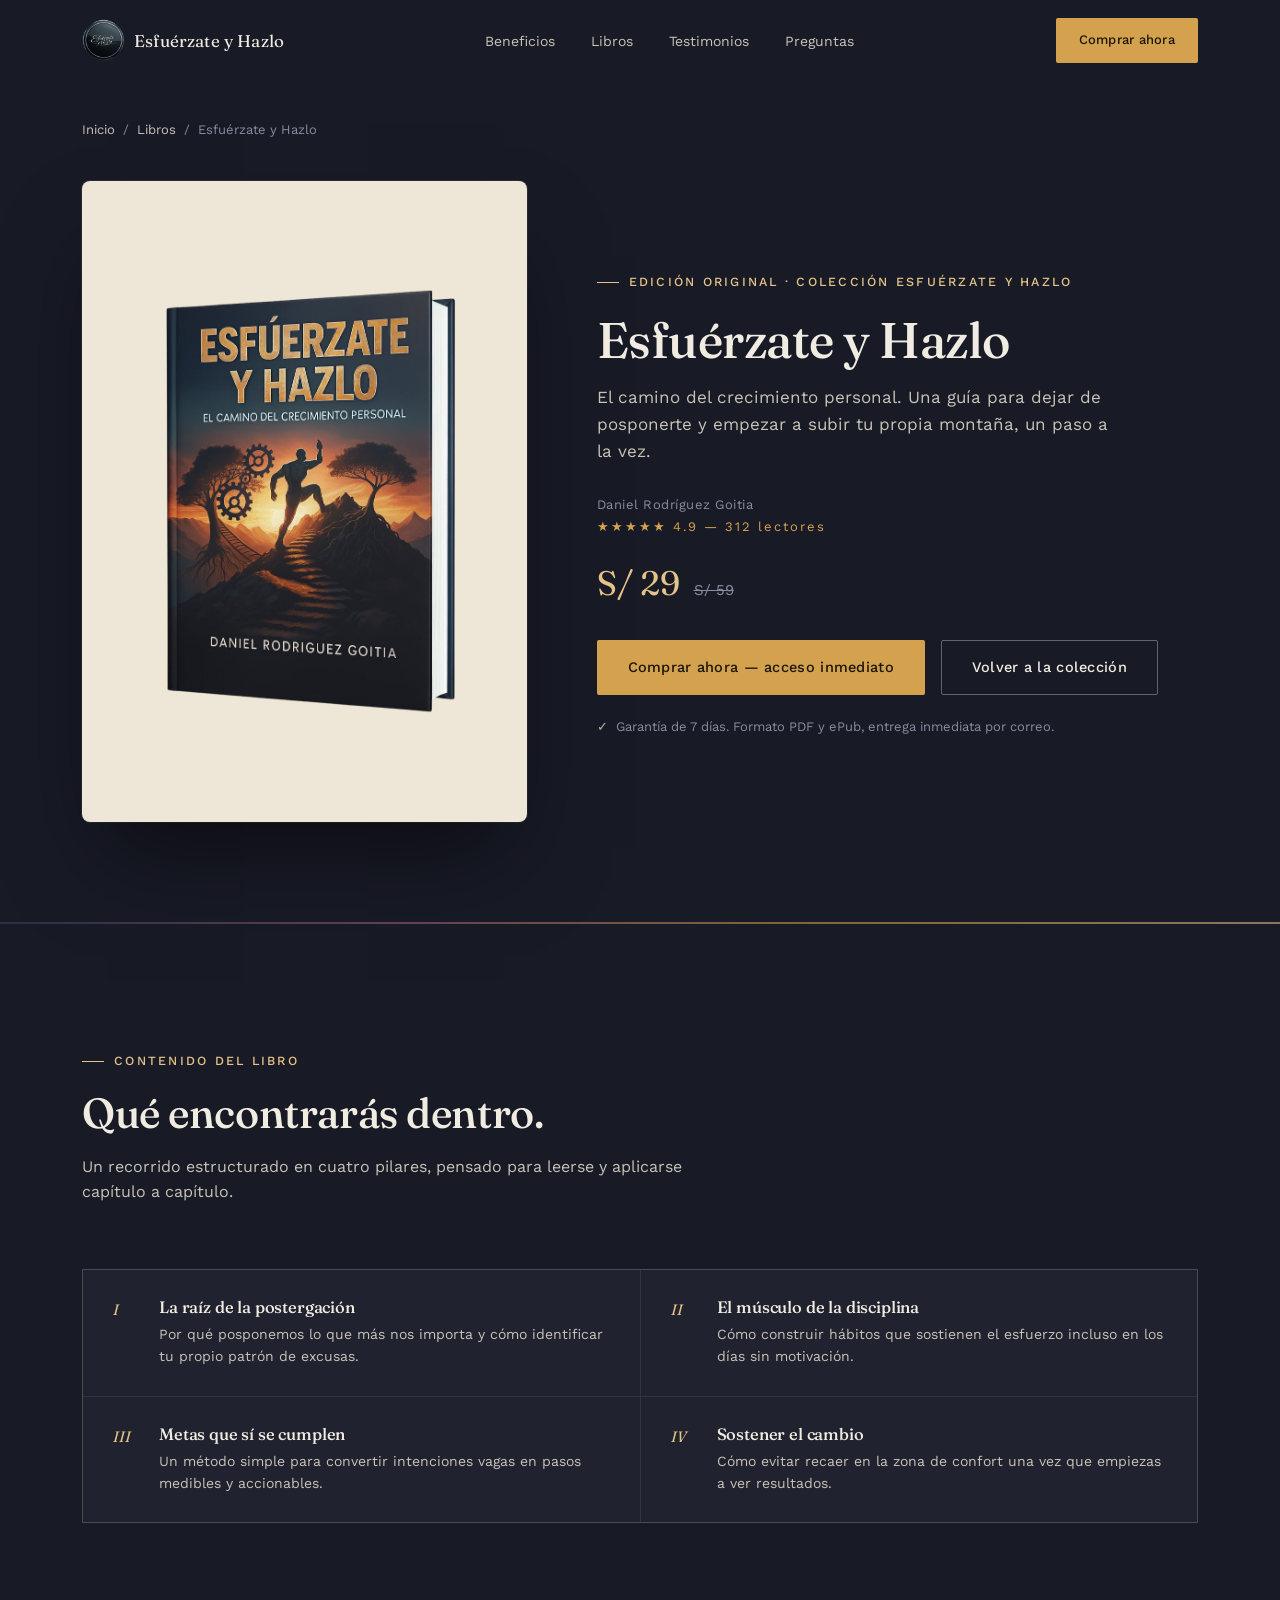
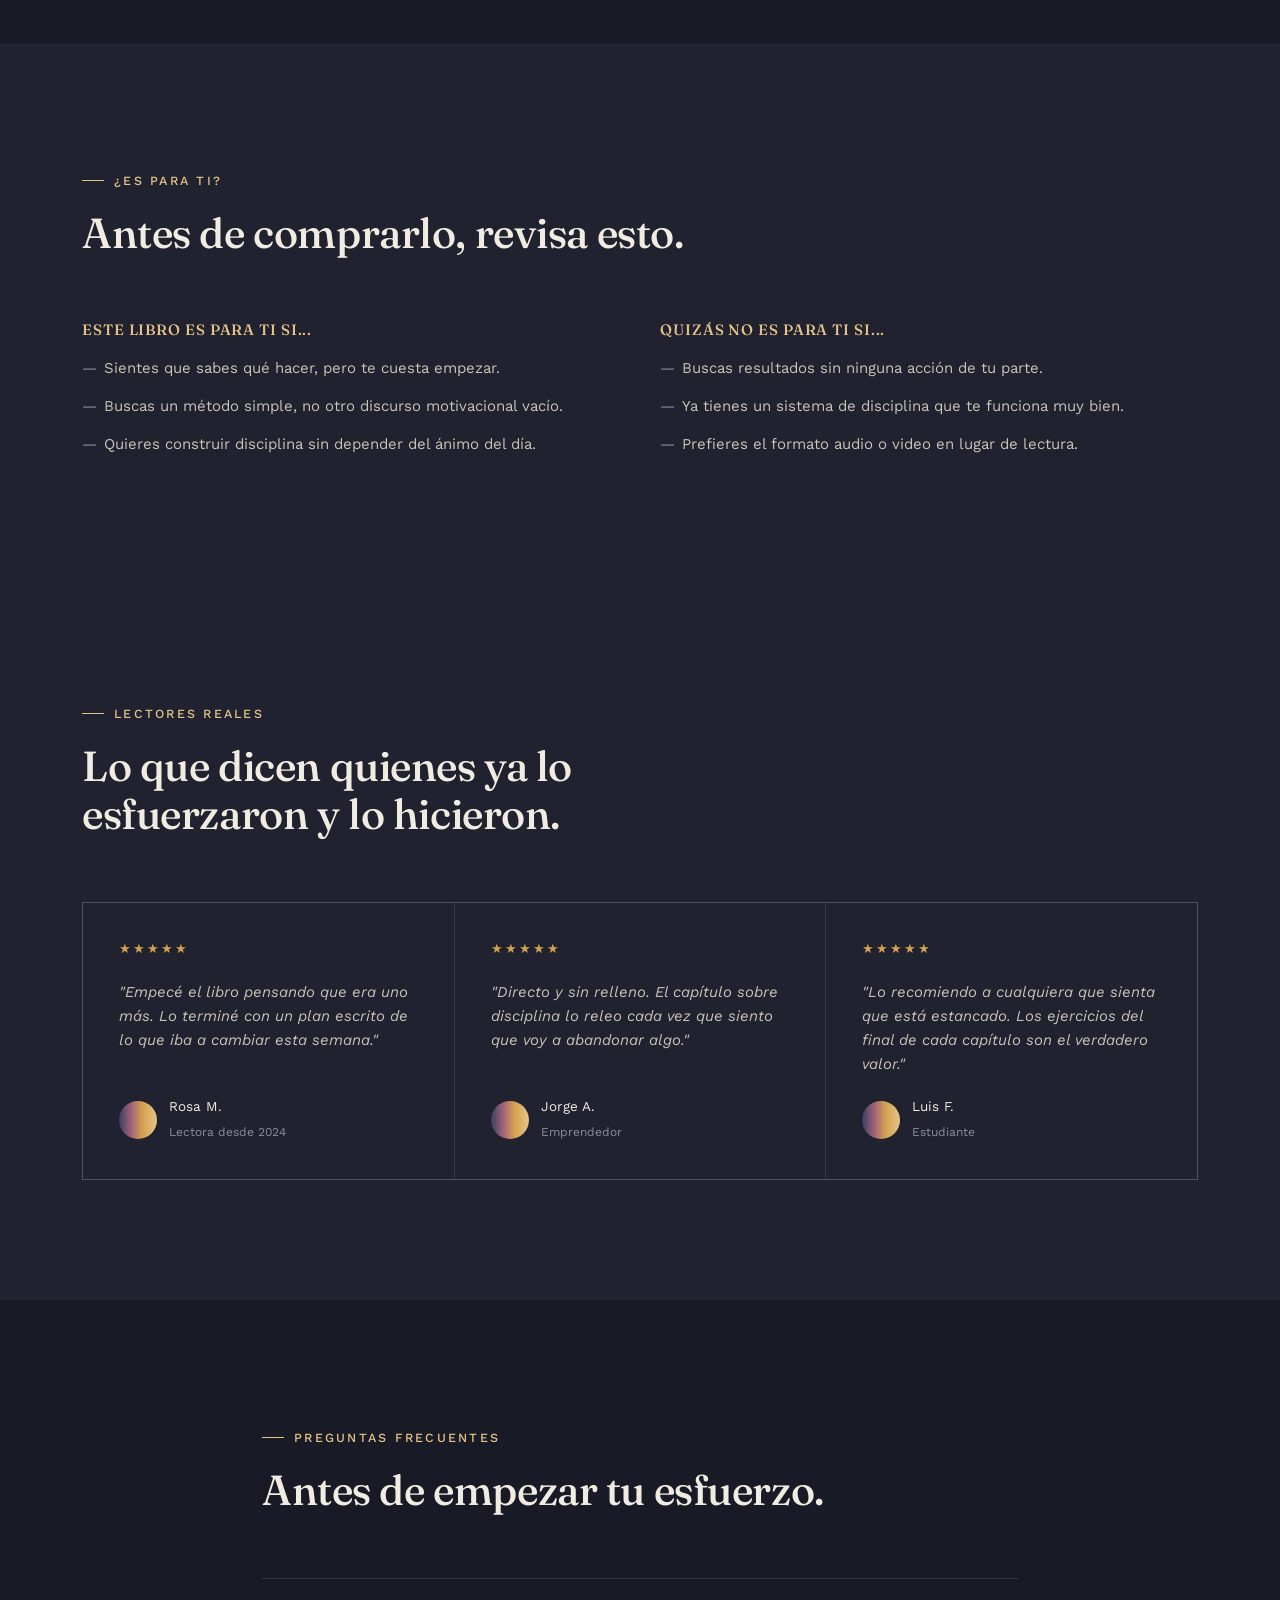
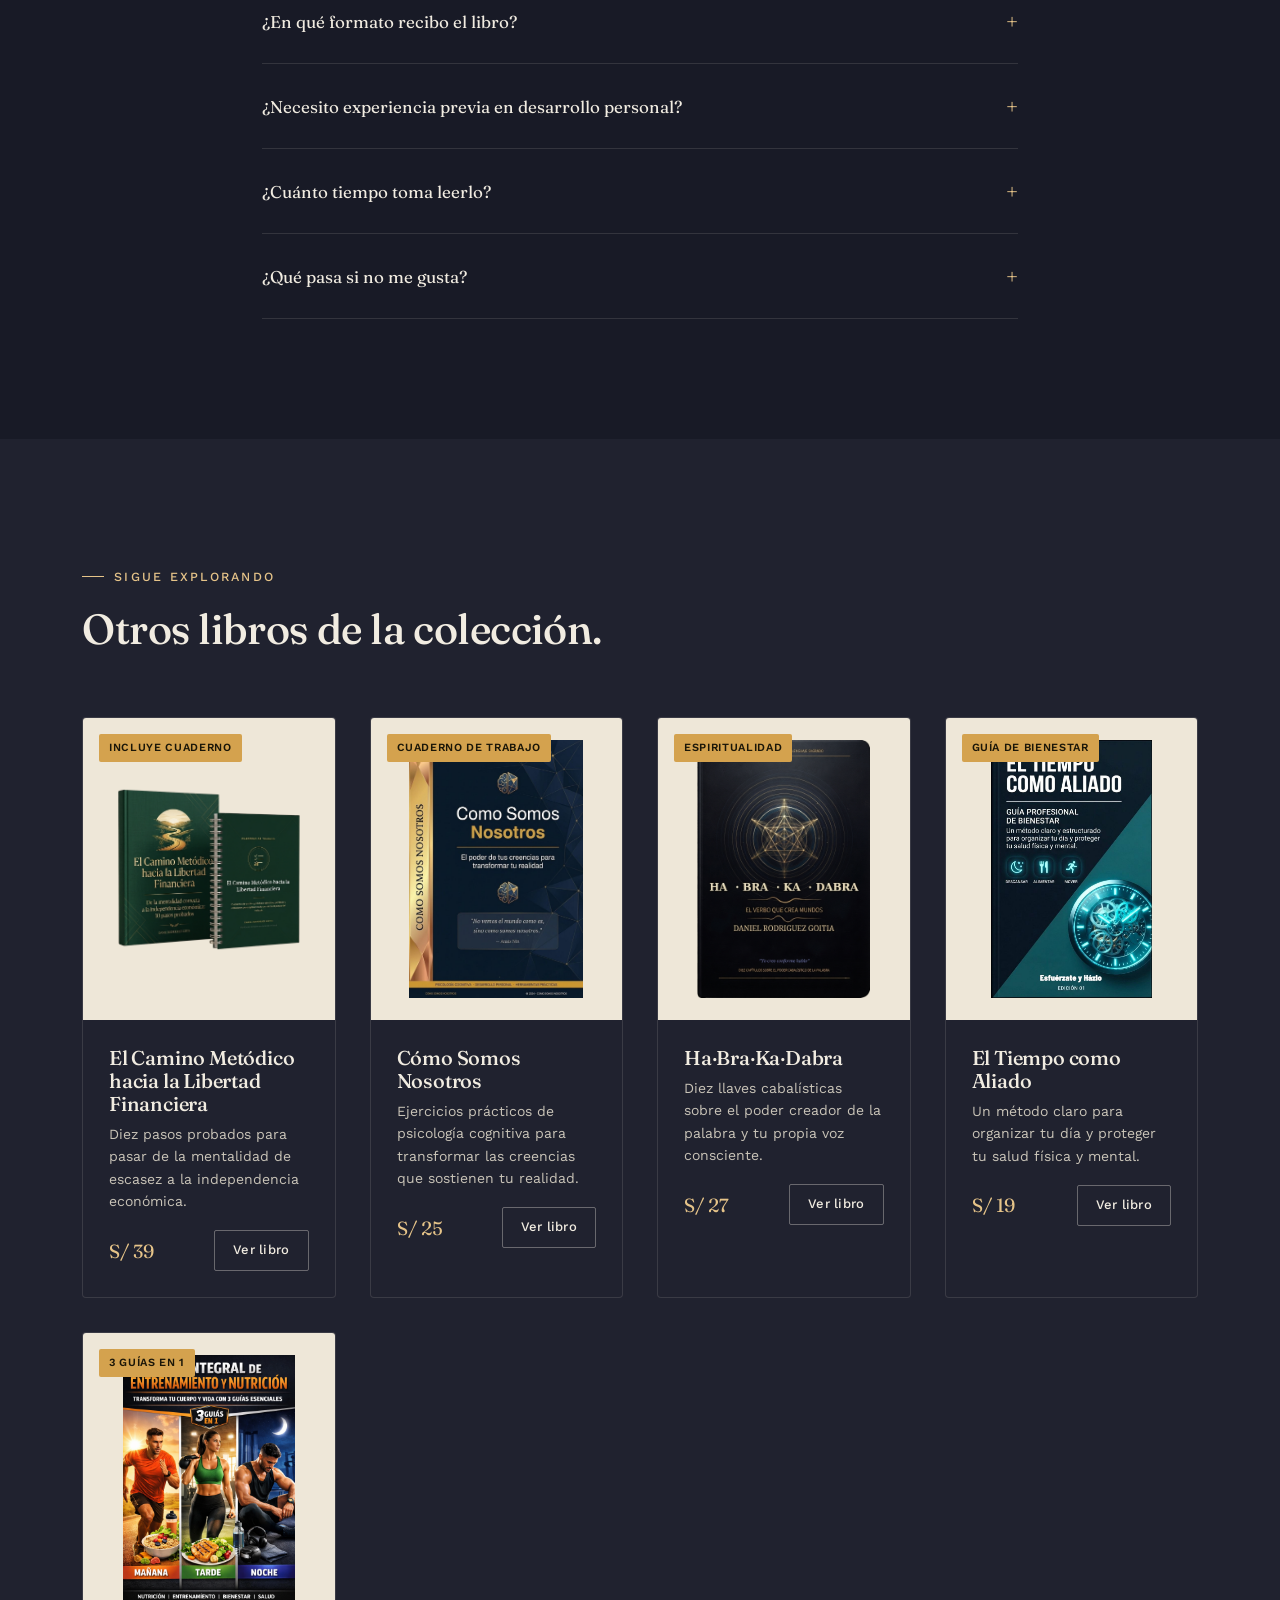
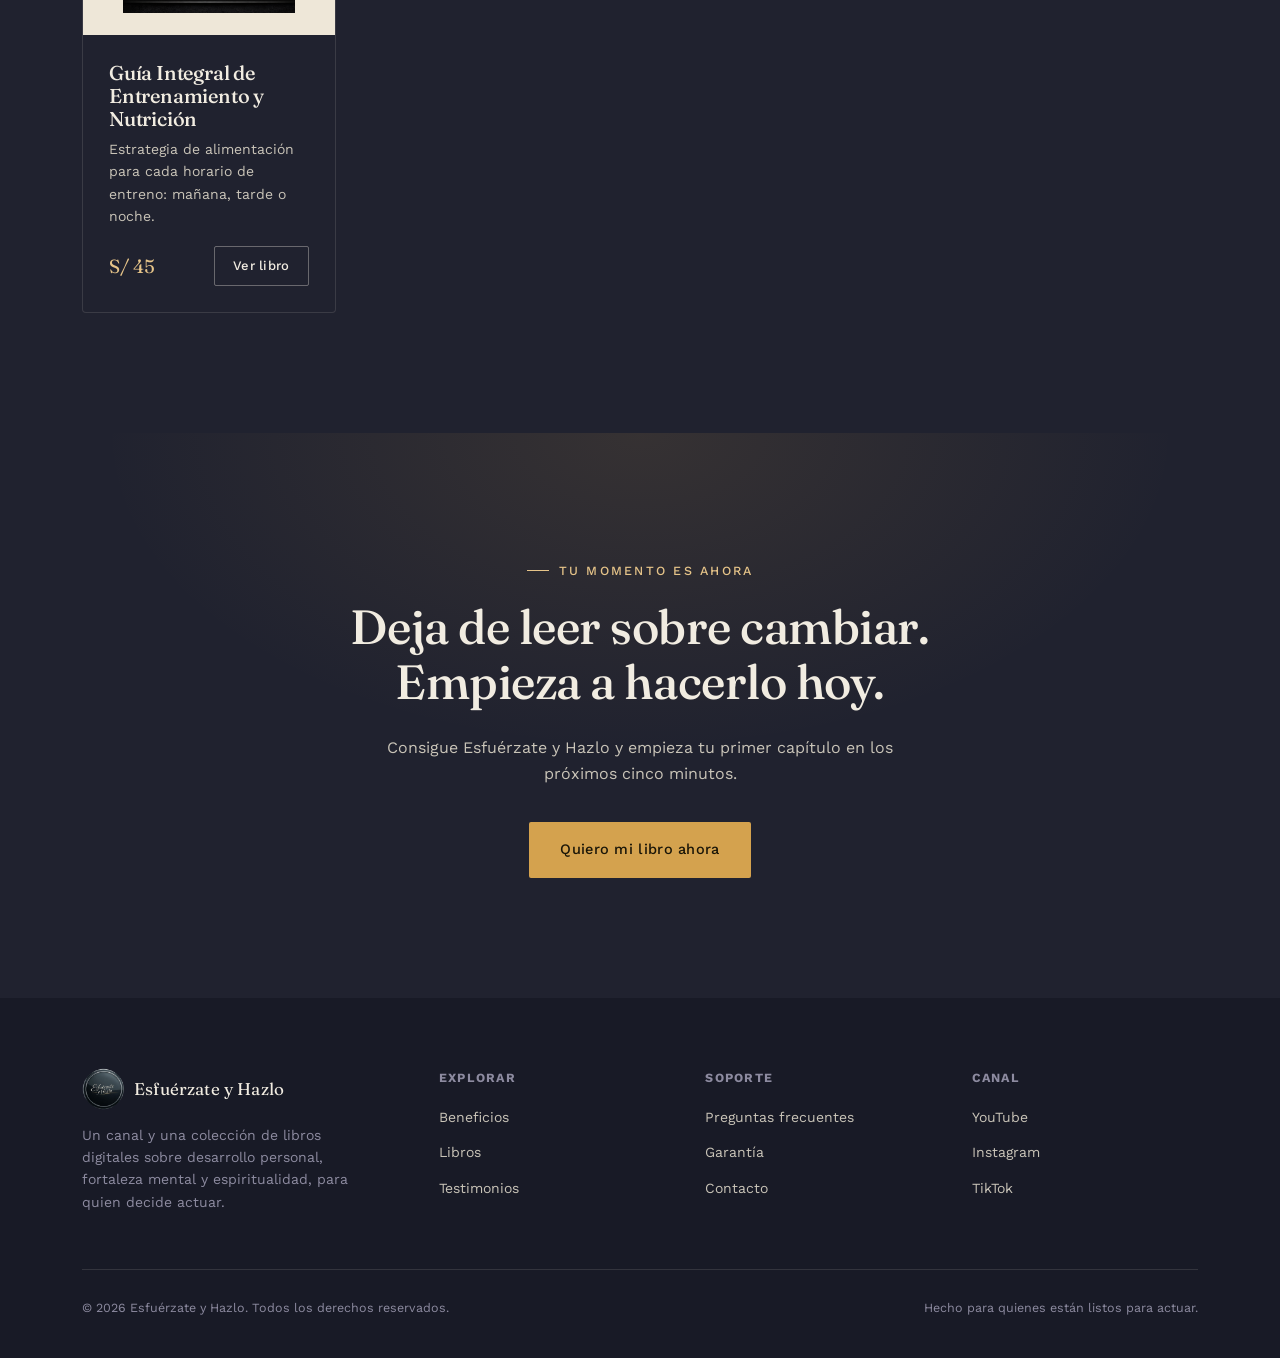
<file: libro-esfuerzate.html>
<!DOCTYPE html>
<html lang="es">
<head>
<meta charset="UTF-8">
<meta name="viewport" content="width=device-width, initial-scale=1.0">
<title>Esfuérzate y Hazlo — El camino del crecimiento personal | Esfuérzate y Hazlo</title>
<meta name="description" content="Esfuérzate y Hazlo: el libro que da nombre a la colección. Una guía práctica de disciplina y crecimiento personal, de Daniel Rodríguez Goitia.">
<meta property="og:title" content="Esfuérzate y Hazlo — El camino del crecimiento personal">
<meta property="og:description" content="Una guía práctica para dejar de posponerte y empezar a construir la vida que quieres, un paso a la vez.">
<meta property="og:type" content="book">
<link rel="preconnect" href="https://fonts.googleapis.com">
<link rel="preconnect" href="https://fonts.gstatic.com" crossorigin>
<link href="https://fonts.googleapis.com/css2?family=Fraunces:ital,opsz,wght@0,9..144,300;0,9..144,500;0,9..144,600;1,9..144,500&family=Work+Sans:wght@300;400;500;600&display=swap" rel="stylesheet">
<link rel="stylesheet" href="css/style.css">
</head>
<body>

<div class="splash" id="splash">
  <img src="img/logo.png" alt="Esfuérzate y Hazlo">
  <span class="eyebrow">Esfuérzate y Hazlo</span>
</div>

<header id="header">
  <div class="wrap">
    <a href="index.html" class="logo"><img src="img/logo.png" alt="Esfuérzate y Hazlo">Esfuérzate y Hazlo</a>
    <nav>
      <ul>
        <li><a href="index.html#beneficios">Beneficios</a></li>
        <li><a href="index.html#libros">Libros</a></li>
        <li><a href="index.html#testimonios">Testimonios</a></li>
        <li><a href="index.html#faq">Preguntas</a></li>
      </ul>
    </nav>
    <a href="#comprar" class="btn btn-gold" style="padding:11px 22px; font-size:13px;">Comprar ahora</a>
    <button class="nav-toggle" id="navToggle" aria-label="Abrir menú" aria-expanded="false">
      <span></span><span></span><span></span>
    </button>
  </div>
</header>

<div class="mobile-nav" id="mobileNav">
  <a href="index.html#beneficios">Beneficios</a>
  <a href="index.html#libros">Libros</a>
  <a href="index.html#testimonios">Testimonios</a>
  <a href="index.html#faq">Preguntas</a>
  <a href="#comprar" class="btn btn-gold">Comprar ahora</a>
</div>

<div class="breadcrumb">
  <div class="wrap">
    <a href="index.html">Inicio</a> &nbsp;/&nbsp; <a href="index.html#libros">Libros</a> &nbsp;/&nbsp; Esfuérzate y Hazlo
  </div>
</div>

<!-- HERO DEL LIBRO -->
<section class="book-hero">
  <div class="wrap">
    <div class="book-hero-cover">
      <img src="img/esfuerzate.jpg" alt="Portada de Esfuérzate y Hazlo">
    </div>
    <div class="book-hero-copy">
      <span class="eyebrow">Edición original · Colección Esfuérzate y Hazlo</span>
      <h1>Esfuérzate y Hazlo</h1>
      <p class="subtitle">El camino del crecimiento personal. Una guía para dejar de posponerte y empezar a subir tu propia montaña, un paso a la vez.</p>
      <span class="author">Daniel Rodríguez Goitia</span>
      <span class="book-stars">★★★★★ 4.9 — 312 lectores</span>
      <div class="book-price-row">
        <span class="price-now">S/ 29</span>
        <span class="price-old">S/ 59</span>
      </div>
      <div class="book-hero-cta" id="comprar">
        <a href="https://hotmart.com/es/marketplace/productos/esfuerzate-y-hazlo-el-camino-del-crecimiento-personal/R101959242P" target="_blank" rel="noopener" class="btn btn-gold">Comprar ahora — acceso inmediato</a>
        <a href="index.html#libros" class="btn btn-ghost">Volver a la colección</a>
      </div>
      <span class="book-guarantee-note">Garantía de 7 días. Formato PDF y ePub, entrega inmediata por correo.</span>
    </div>
  </div>
</section>
<div class="horizon"></div>

<!-- QUÉ ENCONTRARÁS -->
<section>
  <div class="wrap">
    <div class="section-head reveal">
      <span class="eyebrow">Contenido del libro</span>
      <h2>Qué encontrarás dentro.</h2>
      <p>Un recorrido estructurado en cuatro pilares, pensado para leerse y aplicarse capítulo a capítulo.</p>
    </div>
    <div class="toc-grid reveal">
      <div class="toc-item">
        <span class="toc-mark">I</span>
        <div><h4>La raíz de la postergación</h4><p>Por qué posponemos lo que más nos importa y cómo identificar tu propio patrón de excusas.</p></div>
      </div>
      <div class="toc-item">
        <span class="toc-mark">II</span>
        <div><h4>El músculo de la disciplina</h4><p>Cómo construir hábitos que sostienen el esfuerzo incluso en los días sin motivación.</p></div>
      </div>
      <div class="toc-item">
        <span class="toc-mark">III</span>
        <div><h4>Metas que sí se cumplen</h4><p>Un método simple para convertir intenciones vagas en pasos medibles y accionables.</p></div>
      </div>
      <div class="toc-item">
        <span class="toc-mark">IV</span>
        <div><h4>Sostener el cambio</h4><p>Cómo evitar recaer en la zona de confort una vez que empiezas a ver resultados.</p></div>
      </div>
    </div>
  </div>
</section>

<!-- PARA QUIÉN ES -->
<section class="for-who">
  <div class="wrap">
    <div class="section-head reveal">
      <span class="eyebrow">¿Es para ti?</span>
      <h2>Antes de comprarlo, revisa esto.</h2>
    </div>
    <div class="for-grid reveal">
      <div class="for-col">
        <h4>Este libro es para ti si...</h4>
        <ul>
          <li>Sientes que sabes qué hacer, pero te cuesta empezar.</li>
          <li>Buscas un método simple, no otro discurso motivacional vacío.</li>
          <li>Quieres construir disciplina sin depender del ánimo del día.</li>
        </ul>
      </div>
      <div class="for-col">
        <h4>Quizás no es para ti si...</h4>
        <ul>
          <li>Buscas resultados sin ninguna acción de tu parte.</li>
          <li>Ya tienes un sistema de disciplina que te funciona muy bien.</li>
          <li>Prefieres el formato audio o video en lugar de lectura.</li>
        </ul>
      </div>
    </div>
  </div>
</section>

<!-- TESTIMONIOS -->
<section class="testimonios" id="testimonios">
  <div class="wrap">
    <div class="section-head reveal">
      <span class="eyebrow">Lectores reales</span>
      <h2>Lo que dicen quienes ya lo esfuerzaron y lo hicieron.</h2>
    </div>
  </div>
  <div class="wrap">
    <div class="test-grid reveal">
      <div class="test-item">
        <span class="stars">★★★★★</span>
        <p>"Empecé el libro pensando que era uno más. Lo terminé con un plan escrito de lo que iba a cambiar esta semana."</p>
        <div class="test-person">
          <div class="avatar"></div>
          <div><span>Rosa M.</span><small>Lectora desde 2024</small></div>
        </div>
      </div>
      <div class="test-item">
        <span class="stars">★★★★★</span>
        <p>"Directo y sin relleno. El capítulo sobre disciplina lo releo cada vez que siento que voy a abandonar algo."</p>
        <div class="test-person">
          <div class="avatar"></div>
          <div><span>Jorge A.</span><small>Emprendedor</small></div>
        </div>
      </div>
      <div class="test-item">
        <span class="stars">★★★★★</span>
        <p>"Lo recomiendo a cualquiera que sienta que está estancado. Los ejercicios del final de cada capítulo son el verdadero valor."</p>
        <div class="test-person">
          <div class="avatar"></div>
          <div><span>Luis F.</span><small>Estudiante</small></div>
        </div>
      </div>
    </div>
  </div>
</section>

<!-- FAQ -->
<section id="faq">
  <div class="wrap" style="max-width:820px;">
    <div class="section-head reveal">
      <span class="eyebrow">Preguntas frecuentes</span>
      <h2>Antes de empezar tu esfuerzo.</h2>
    </div>
    <div class="faq-list reveal" id="faqList"></div>
  </div>
</section>

<!-- OTROS LIBROS -->
<section class="related-books">
  <div class="wrap">
    <div class="section-head reveal">
      <span class="eyebrow">Sigue explorando</span>
      <h2>Otros libros de la colección.</h2>
    </div>
    <div class="productos-grid reveal">
      <div class="prod-card">
        <a href="libro-camino-metodico.html" class="prod-cover">
          <img src="img/camino-pack.png" alt="Portada de El Camino Metódico hacia la Libertad Financiera">
          <span class="prod-badge">Incluye cuaderno</span>
        </a>
        <div class="prod-body">
          <h3>El Camino Metódico hacia la Libertad Financiera</h3>
          <p>Diez pasos probados para pasar de la mentalidad de escasez a la independencia económica.</p>
          <div class="prod-foot">
            <span class="prod-price">S/ 39</span>
            <a href="libro-camino-metodico.html" class="btn btn-ghost" style="padding:9px 18px; font-size:13px;">Ver libro</a>
          </div>
        </div>
      </div>
      <div class="prod-card">
        <a href="libro-como-somos-nosotros.html" class="prod-cover">
          <img src="img/como-somos-nosotros.jpg" alt="Portada de Cómo Somos Nosotros">
          <span class="prod-badge">Cuaderno de trabajo</span>
        </a>
        <div class="prod-body">
          <h3>Cómo Somos Nosotros</h3>
          <p>Ejercicios prácticos de psicología cognitiva para transformar las creencias que sostienen tu realidad.</p>
          <div class="prod-foot">
            <span class="prod-price">S/ 25</span>
            <a href="libro-como-somos-nosotros.html" class="btn btn-ghost" style="padding:9px 18px; font-size:13px;">Ver libro</a>
          </div>
        </div>
      </div>
      <div class="prod-card">
        <a href="habrakadabra.html" class="prod-cover">
          <img src="img/habrakadabra.png" alt="Portada de Ha·Bra·Ka·Dabra">
          <span class="prod-badge">Espiritualidad</span>
        </a>
        <div class="prod-body">
          <h3>Ha·Bra·Ka·Dabra</h3>
          <p>Diez llaves cabalísticas sobre el poder creador de la palabra y tu propia voz consciente.</p>
          <div class="prod-foot">
            <span class="prod-price">S/ 27</span>
            <a href="habrakadabra.html" class="btn btn-ghost" style="padding:9px 18px; font-size:13px;">Ver libro</a>
          </div>
        </div>
      </div>
      <div class="prod-card">
        <a href="guiadebienestar.html" class="prod-cover">
          <img src="img/guia-tiempo-aliado.png" alt="Portada de El Tiempo como Aliado">
          <span class="prod-badge">Guía de bienestar</span>
        </a>
        <div class="prod-body">
          <h3>El Tiempo como Aliado</h3>
          <p>Un método claro para organizar tu día y proteger tu salud física y mental.</p>
          <div class="prod-foot">
            <span class="prod-price">S/ 19</span>
            <a href="guiadebienestar.html" class="btn btn-ghost" style="padding:9px 18px; font-size:13px;">Ver libro</a>
          </div>
        </div>
      </div>
      <div class="prod-card">
        <a href="guia-integral-entrenamiento-nutricion.html" class="prod-cover">
          <img src="img/guia-entrenamiento-nutricion.png" alt="Portada de Guía Integral de Entrenamiento y Nutrición">
          <span class="prod-badge">3 guías en 1</span>
        </a>
        <div class="prod-body">
          <h3>Guía Integral de Entrenamiento y Nutrición</h3>
          <p>Estrategia de alimentación para cada horario de entreno: mañana, tarde o noche.</p>
          <div class="prod-foot">
            <span class="prod-price">S/ 45</span>
            <a href="guia-integral-entrenamiento-nutricion.html" class="btn btn-ghost" style="padding:9px 18px; font-size:13px;">Ver libro</a>
          </div>
        </div>
      </div>
    </div>
  </div>
</section>

<!-- CTA FINAL -->
<section class="cta-final">
  <div class="wrap">
    <span class="eyebrow" style="justify-content:center;">Tu momento es ahora</span>
    <h2>Deja de leer sobre cambiar. Empieza a hacerlo hoy.</h2>
    <p>Consigue Esfuérzate y Hazlo y empieza tu primer capítulo en los próximos cinco minutos.</p>
    <a href="#comprar" class="btn btn-gold">Quiero mi libro ahora</a>
  </div>
</section>

<footer>
  <div class="wrap">
    <div class="foot-grid">
      <div class="foot-brand">
        <a href="index.html" class="logo"><img src="img/logo.png" alt="Esfuérzate y Hazlo">Esfuérzate y Hazlo</a>
        <p>Un canal y una colección de libros digitales sobre desarrollo personal, fortaleza mental y espiritualidad, para quien decide actuar.</p>
      </div>
      <div class="foot-col">
        <h5>Explorar</h5>
        <ul>
          <li><a href="index.html#beneficios">Beneficios</a></li>
          <li><a href="index.html#libros">Libros</a></li>
          <li><a href="index.html#testimonios">Testimonios</a></li>
        </ul>
      </div>
      <div class="foot-col">
        <h5>Soporte</h5>
        <ul>
          <li><a href="index.html#faq">Preguntas frecuentes</a></li>
          <li><a href="#">Garantía</a></li>
          <li><a href="#">Contacto</a></li>
        </ul>
      </div>
      <div class="foot-col">
        <h5>Canal</h5>
        <ul>
          <li><a href="#">YouTube</a></li>
          <li><a href="#">Instagram</a></li>
          <li><a href="https://www.tiktok.com/@esfuerzateyhazlo" target="_blank" rel="noopener">TikTok</a></li>
        </ul>
      </div>
    </div>
    <div class="foot-bottom">
      <span>© <span id="year"></span> Esfuérzate y Hazlo. Todos los derechos reservados.</span>
      <span>Hecho para quienes están listos para actuar.</span>
    </div>
  </div>
</footer>

<script src="js/site.js"></script>
<script>
buildFAQ([
  { q: "¿En qué formato recibo el libro?", a: "Recibes el libro en PDF y ePub por correo electrónico, de forma inmediata tras tu compra." },
  { q: "¿Necesito experiencia previa en desarrollo personal?", a: "No. Está escrito para cualquier persona dispuesta a actuar, sin importar si es su primer libro del tema." },
  { q: "¿Cuánto tiempo toma leerlo?", a: "En promedio, los lectores lo terminan en una semana leyendo un capítulo por día, aunque puedes ir a tu propio ritmo." },
  { q: "¿Qué pasa si no me gusta?", a: "Cuentas con 7 días de garantía. Si sientes que no te aportó valor, te devolvemos el 100% de tu pago." }
], 'faqList');
</script>
</body>
</html>
</file>
<file: css/style.css>
:root{
    --ink:#181a26;
    --ink-2:#20222f;
    --ink-3:#2a2c3c;
    --cream:#f1ece1;
    --cream-dim:#c9c4b8;
    --muted:#8d8ba0;
    --gold:#d4a24e;
    --gold-soft:#e6c489;
    --sage:#7e9b76;
    --sage-soft:#a3bd9a;
    --line: rgba(241,236,225,0.12);
    --dawn: linear-gradient(90deg, #3a3f63 0%, #a3617a 32%, #d4a24e 62%, #e6c489 100%);
    --radius: 2px;
    --maxw: 1180px;
  }
  *{box-sizing:border-box; margin:0; padding:0;}
  html{scroll-behavior:smooth;}
  body{
    background:var(--ink);
    color:var(--cream);
    font-family:'Work Sans', sans-serif;
    font-weight:400;
    line-height:1.6;
    -webkit-font-smoothing:antialiased;
    overflow-x:hidden;
  }
  h1,h2,h3,h4{
    font-family:'Fraunces', serif;
    font-weight:500;
    line-height:1.15;
    letter-spacing:-0.01em;
  }
  em{font-style:italic; color:var(--gold-soft);}
  a{color:inherit; text-decoration:none;}
  img{max-width:100%; display:block;}
  .wrap{max-width:var(--maxw); margin:0 auto; padding:0 32px;}
  .eyebrow{
    font-size:12.5px; letter-spacing:0.18em; text-transform:uppercase;
    color:var(--gold-soft); font-weight:500; display:inline-flex; align-items:center; gap:10px;
  }
  .eyebrow::before{content:''; width:22px; height:1px; background:var(--gold-soft);}
  .horizon{ height:2px; width:100%; background:var(--dawn); opacity:0.55; }
  .btn{
    display:inline-flex; align-items:center; justify-content:center; gap:8px;
    padding:15px 30px; font-size:14.5px; font-weight:500; letter-spacing:0.02em;
    border-radius:var(--radius); cursor:pointer; border:1px solid transparent;
    transition: transform .35s cubic-bezier(.2,.8,.2,1), background .35s, border-color .35s, color .35s;
    font-family:'Work Sans', sans-serif;
  }
  .btn-gold{ background:var(--gold); color:#1a1608; }
  .btn-gold:hover{ background:var(--gold-soft); transform:translateY(-2px); }
  .btn-ghost{ border-color:rgba(241,236,225,0.35); color:var(--cream); background:transparent;}
  .btn-ghost:hover{ border-color:var(--cream); transform:translateY(-2px); }

  /* HEADER */
  header{
    position:fixed; top:0; left:0; right:0; z-index:100;
    padding:18px 0; background:rgba(24,26,38,0);
    border-bottom:1px solid rgba(241,236,225,0);
    transition: background .4s, border-color .4s, padding .4s;
  }
  header.scrolled{ background:rgba(20,21,31,0.86); backdrop-filter:blur(10px); border-color:var(--line); padding:12px 0;}
  header .wrap{ display:flex; align-items:center; justify-content:space-between; }
  .logo{ font-family:'Fraunces', serif; font-size:17px; letter-spacing:0.01em; display:flex; align-items:center; gap:10px;}
  .logo img{ height:42px; width:42px; border-radius:50%; display:block; transition:height .3s; }
  header.scrolled .logo img{ height:36px; width:36px; }
  nav ul{ list-style:none; display:flex; gap:36px; }
  nav a{ font-size:14px; color:var(--cream-dim); transition:color .3s; }
  nav a:hover{ color:var(--gold-soft); }

  /* HAMBURGER + MOBILE MENU */
  .nav-toggle{
    display:none; flex-direction:column; justify-content:center; gap:5px; cursor:pointer;
    background:none; border:none; width:34px; height:34px; z-index:210; position:relative;
  }
  .nav-toggle span{ width:24px; height:1.5px; background:var(--cream); transition:transform .35s ease, opacity .3s ease; }
  .nav-toggle.open span:nth-child(1){ transform:translateY(6.5px) rotate(45deg); }
  .nav-toggle.open span:nth-child(2){ opacity:0; }
  .nav-toggle.open span:nth-child(3){ transform:translateY(-6.5px) rotate(-45deg); }

  .mobile-nav{
    position:fixed; inset:0; z-index:200; background:rgba(15,16,24,0.98); backdrop-filter:blur(14px);
    display:flex; flex-direction:column; align-items:center; justify-content:center; gap:34px;
    opacity:0; visibility:hidden; transform:translateY(-12px);
    transition:opacity .4s ease, transform .4s ease, visibility .4s;
  }
  .mobile-nav.open{ opacity:1; visibility:visible; transform:translateY(0); }
  .mobile-nav a{ font-family:'Fraunces', serif; font-size:26px; color:var(--cream); }
  .mobile-nav a:hover{ color:var(--gold-soft); }
  .mobile-nav .btn{ margin-top:10px; }

  /* SPLASH */
  .splash{
    position:fixed; inset:0; z-index:500; background:var(--ink);
    display:flex; align-items:center; justify-content:center; flex-direction:column; gap:18px;
    transition:opacity .8s ease, visibility .8s ease;
  }
  .splash.hide{ opacity:0; visibility:hidden; pointer-events:none; }
  .splash img{
    width:120px; height:120px; border-radius:50%;
    animation: splashPulse 1.8s ease-in-out infinite;
    box-shadow:0 0 60px rgba(212,162,78,0.25);
  }
  .splash .eyebrow{ opacity:0; animation: splashFade .8s ease forwards .4s; }
  @keyframes splashPulse{ 0%,100%{ transform:scale(1); } 50%{ transform:scale(1.05); } }
  @keyframes splashFade{ to{ opacity:1; } }
  @media (prefers-reduced-motion: reduce){
    .splash img{ animation:none; }
  }

  /* HERO */
  .hero{
    position:relative; min-height:100vh; display:flex; align-items:center;
    padding:140px 0 80px; overflow:hidden;
  }
  .hero-bg{
    position:absolute; inset:0; z-index:0;
    background: radial-gradient(ellipse 80% 60% at 70% 15%, rgba(212,162,78,0.18), transparent 60%),
                radial-gradient(ellipse 60% 50% at 15% 85%, rgba(126,155,118,0.16), transparent 60%),
                var(--ink);
    transition: background 1.2s ease;
  }
  .hero-grain{position:absolute; inset:0; z-index:1; opacity:.04; pointer-events:none;
    background-image:url("data:image/svg+xml,%3Csvg xmlns='http://www.w3.org/2000/svg' width='120' height='120'%3E%3Cfilter id='n'%3E%3CfeTurbulence type='fractalNoise' baseFrequency='0.9' numOctaves='2' stitchTiles='stitch'/%3E%3C/filter%3E%3Crect width='100%25' height='100%25' filter='url(%23n)'/%3E%3C/svg%3E");}
  .hero .wrap{ position:relative; z-index:2; display:grid; grid-template-columns:1.05fr 0.95fr; gap:60px; align-items:center; width:100%;}
  .hero-copy .eyebrow{ margin-bottom:22px; }
  .hero-copy h1{ font-size:clamp(38px, 5vw, 60px); margin-bottom:20px; }
  .hero-copy p.lede{ font-size:17.5px; color:var(--cream-dim); max-width:460px; margin-bottom:30px; }
  .hero-offer{
    display:flex; align-items:center; gap:18px; margin-bottom:34px; flex-wrap:wrap;
  }
  .price-box{ display:flex; align-items:baseline; gap:10px; }
  .price-now{ font-family:'Fraunces', serif; font-size:32px; color:var(--gold-soft); }
  .price-old{ font-size:15px; color:var(--muted); text-decoration:line-through; }
  .countdown{
    display:flex; gap:8px; font-family:'Fraunces', serif; font-size:13px; color:var(--cream-dim);
  }
  .countdown span{ background:var(--ink-3); border:1px solid var(--line); padding:6px 9px; border-radius:var(--radius); min-width:38px; text-align:center; }
  .hero-cta{ display:flex; gap:16px; flex-wrap:wrap; }

  .hero-visual{ position:relative; }
  .book-stage{ position:relative; height:520px; display:flex; align-items:center; justify-content:center; }
  .book-card{
    position:absolute; width:290px; opacity:0; transform:scale(.92) translateY(18px);
    transition: opacity .9s cubic-bezier(.2,.8,.2,1), transform .9s cubic-bezier(.2,.8,.2,1), filter .9s;
    filter:blur(6px);
  }
  .book-card.active{ opacity:1; transform:scale(1) translateY(0); filter:blur(0); z-index:3;}
  .book-cover{
    width:100%; aspect-ratio:3/4.2; border-radius:6px; overflow:hidden;
    box-shadow: 0 40px 70px -20px rgba(0,0,0,0.6), 0 0 0 1px rgba(241,236,225,0.08);
    display:flex; align-items:center; justify-content:center;
    background:#eee7d8; padding:14px;
  }
  .book-cover img{ width:100%; height:100%; object-fit:contain; }
  .book-title{ margin-top:22px; text-align:center; }
  .book-title h3{ font-size:19px; color:var(--cream); }
  .book-title span{ display:block; font-size:13px; color:var(--cream-dim); margin-top:4px; }
  .rating{ margin-top:10px; font-size:13px; color:var(--gold-soft); letter-spacing:.05em; text-align:center;}
  .indicators{ display:flex; gap:9px; justify-content:center; margin-top:28px; }
  .indicators button{
    width:26px; height:3px; background:rgba(241,236,225,0.22); border:none; cursor:pointer; transition:background .3s;
  }
  .indicators button.active{ background:var(--gold); }

  section{ padding:120px 0; position:relative; }
  .section-head{ max-width:640px; margin-bottom:64px; }
  .section-head h2{ font-size:clamp(28px,3.4vw,42px); margin-top:18px; }
  .section-head p{ color:var(--cream-dim); margin-top:16px; font-size:16px; }
  .reveal{ opacity:0; transform:translateY(26px); transition:opacity .9s ease, transform .9s cubic-bezier(.2,.8,.2,1); }
  .reveal.in{ opacity:1; transform:translateY(0); }

  /* BENEFICIOS */
  .beneficios{ background:var(--ink-2); }
  .ben-grid{ display:grid; grid-template-columns:repeat(4,1fr); gap:1px; background:var(--line); border:1px solid var(--line); }
  .ben-item{ background:var(--ink-2); padding:38px 30px; }
  .ben-item .num{ font-family:'Fraunces', serif; font-style:italic; color:var(--gold-soft); font-size:14px; }
  .ben-item h4{ font-size:19px; margin:16px 0 10px; }
  .ben-item p{ font-size:14.5px; color:var(--cream-dim); }

  /* PRODUCTOS */
  .productos-grid{ display:grid; grid-template-columns:repeat(auto-fit, minmax(250px,1fr)); gap:34px; }
  .prod-card{
    background:var(--ink-2); border:1px solid var(--line); border-radius:4px; overflow:hidden;
    transition: transform .4s cubic-bezier(.2,.8,.2,1), border-color .4s;
  }
  .prod-card:hover{ transform:translateY(-8px); border-color:rgba(212,162,78,0.4); }
  .prod-cover{ aspect-ratio:3/3.6; position:relative; background:#eee7d8; display:flex; align-items:center; justify-content:center; padding:22px; }
  .prod-cover img{ width:100%; height:100%; object-fit:contain; }
  .prod-badge{ position:absolute; top:16px; left:16px; background:var(--gold); color:#1a1608; font-size:11px; letter-spacing:.06em; padding:5px 10px; text-transform:uppercase; font-weight:600; border-radius:2px;}
  .prod-body{ padding:26px; }
  .prod-body h3{ font-size:20px; margin-bottom:8px; }
  .prod-body p{ font-size:14px; color:var(--cream-dim); margin-bottom:18px; }
  .prod-foot{ display:flex; align-items:center; justify-content:space-between; }
  .prod-price{ font-family:'Fraunces', serif; color:var(--gold-soft); font-size:19px; }
  .prod-link{ font-size:13px; color:var(--sage-soft); border-bottom:1px solid transparent; transition:border-color .3s; }
  .prod-link:hover{ border-color:var(--sage-soft); }

  /* TESTIMONIOS */
  .testimonios{ background:var(--ink-2); }
  .test-grid{ display:grid; grid-template-columns:repeat(3,1fr); gap:1px; background:var(--line); border:1px solid var(--line); }
  .test-item{ background:var(--ink-2); padding:36px; display:flex; flex-direction:column; gap:20px; }
  .stars{ color:var(--gold); font-size:13px; letter-spacing:2px; }
  .test-item p{ font-size:15px; color:var(--cream-dim); font-style:italic; }
  .test-person{ display:flex; align-items:center; gap:12px; margin-top:auto; }
  .avatar{ width:38px; height:38px; border-radius:50%; background:var(--dawn); }
  .test-person span{ font-size:13.5px; color:var(--cream); display:block; }
  .test-person small{ font-size:12px; color:var(--muted); }

  /* GARANTIA */
  .garantia .wrap{ display:grid; grid-template-columns:0.8fr 1.2fr; gap:60px; align-items:center; }
  .seal{
    width:180px; height:180px; border-radius:50%; border:1px solid rgba(212,162,78,0.4);
    display:flex; align-items:center; justify-content:center; position:relative;
    font-family:'Fraunces', serif; font-style:italic; color:var(--gold-soft); font-size:15px; text-align:center;
  }
  .seal::before{ content:''; position:absolute; inset:14px; border:1px solid rgba(212,162,78,0.25); border-radius:50%; }

  /* FAQ */
  .faq-list{ border-top:1px solid var(--line); }
  .faq-item{ border-bottom:1px solid var(--line); }
  .faq-q{
    display:flex; align-items:center; justify-content:space-between; padding:26px 0; cursor:pointer;
    font-size:17px; font-family:'Fraunces', serif;
  }
  .faq-q .plus{ font-size:20px; color:var(--gold-soft); transition:transform .35s; font-family:'Work Sans'; font-weight:300; }
  .faq-item.open .plus{ transform:rotate(45deg); }
  .faq-a{ max-height:0; overflow:hidden; transition:max-height .5s ease; }
  .faq-a p{ padding-bottom:24px; color:var(--cream-dim); font-size:15px; max-width:640px; }

  /* CTA FINAL */
  .cta-final{
    text-align:center; background:var(--ink-2);
    background-image: radial-gradient(ellipse 60% 80% at 50% 0%, rgba(212,162,78,0.12), transparent 70%);
  }
  .cta-final h2{ font-size:clamp(30px,4vw,48px); max-width:720px; margin:18px auto 26px; }
  .cta-final p{ color:var(--cream-dim); max-width:520px; margin:0 auto 36px; }

  footer{ padding:70px 0 40px; }
  .foot-grid{ display:grid; grid-template-columns:1.4fr 1fr 1fr 1fr; gap:40px; margin-bottom:56px; }
  .foot-brand p{ color:var(--muted); font-size:14px; margin-top:14px; max-width:280px; }
  .foot-col h5{ font-size:12.5px; letter-spacing:.1em; text-transform:uppercase; color:var(--muted); margin-bottom:16px; }
  .foot-col ul{ list-style:none; display:flex; flex-direction:column; gap:10px; }
  .foot-col a{ font-size:14px; color:var(--cream-dim); transition:color .3s; }
  .foot-col a:hover{ color:var(--gold-soft); }
  .foot-bottom{ display:flex; justify-content:space-between; padding-top:28px; border-top:1px solid var(--line); font-size:12.5px; color:var(--muted); flex-wrap:wrap; gap:12px;}

  @media (max-width: 900px){
    nav{ display:none; }
    header .wrap > .btn-gold{ display:none; }
    .nav-toggle{ display:flex; }
    .hero .wrap{ grid-template-columns:1fr; }
    .book-stage{ height:420px; margin-top:20px;}
    .ben-grid{ grid-template-columns:repeat(2,1fr); }
    .productos-grid{ grid-template-columns:1fr; }
    .test-grid{ grid-template-columns:1fr; }
    .garantia .wrap{ grid-template-columns:1fr; text-align:center; }
    .seal{ margin:0 auto; }
    .foot-grid{ grid-template-columns:1fr 1fr; }
  }
  @media (max-width: 520px){
    .wrap{ padding:0 20px; }
    section{ padding:80px 0; }
    .ben-grid{ grid-template-columns:1fr; }
    .foot-grid{ grid-template-columns:1fr; }
    .hero-offer{ flex-direction:column; align-items:flex-start; }
  }
  @media (prefers-reduced-motion: reduce){
    *{ transition-duration:0.01ms !important; animation-duration:0.01ms !important; }
  }

/* ============ PÁGINAS DE DETALLE DE LIBRO ============ */
.breadcrumb{ padding:120px 0 0; font-size:13px; color:var(--muted); }
.breadcrumb a{ color:var(--cream-dim); transition:color .3s; }
.breadcrumb a:hover{ color:var(--gold-soft); }

.book-hero{ padding:40px 0 100px; }
.book-hero .wrap{
  display:grid; grid-template-columns:0.85fr 1.15fr; gap:70px; align-items:center;
}
.book-hero-cover{
  background:#eee7d8; border-radius:8px; padding:26px; display:flex; align-items:center; justify-content:center;
  box-shadow:0 50px 90px -25px rgba(0,0,0,0.55), 0 0 0 1px rgba(241,236,225,0.08);
}
.book-hero-cover img{ width:100%; object-fit:contain; }
.book-hero-copy .eyebrow{ margin-bottom:20px; }
.book-hero-copy h1{ font-size:clamp(32px,4.2vw,50px); margin-bottom:14px; }
.book-hero-copy .subtitle{ font-size:17px; color:var(--cream-dim); margin-bottom:26px; max-width:520px; }
.book-hero-copy .author{ font-size:13px; color:var(--muted); margin-bottom:30px; letter-spacing:.04em; }
.book-stars{ color:var(--gold); font-size:13px; letter-spacing:2px; margin-bottom:18px; display:block; }
.book-price-row{ display:flex; align-items:baseline; gap:14px; margin-bottom:30px; }
.book-price-row .price-now{ font-size:34px; }
.book-hero-cta{ display:flex; gap:16px; flex-wrap:wrap; margin-bottom:22px; }
.book-guarantee-note{ font-size:13px; color:var(--muted); display:flex; align-items:center; gap:8px; }
.book-guarantee-note::before{ content:'✓'; color:var(--sage-soft); }

.toc-grid{ display:grid; grid-template-columns:repeat(2,1fr); gap:1px; background:var(--line); border:1px solid var(--line); }
.toc-item{ background:var(--ink-2); padding:28px 30px; display:flex; gap:18px; align-items:flex-start; }
.toc-item .toc-mark{ font-family:'Fraunces', serif; font-style:italic; color:var(--gold-soft); font-size:15px; min-width:28px; }
.toc-item h4{ font-size:16.5px; margin-bottom:6px; }
.toc-item p{ font-size:14px; color:var(--cream-dim); }

.for-who{ background:var(--ink-2); }
.for-grid{ display:grid; grid-template-columns:1fr 1fr; gap:40px; }
.for-col h4{ font-size:15px; letter-spacing:.06em; text-transform:uppercase; color:var(--gold-soft); margin-bottom:18px; }
.for-col ul{ list-style:none; display:flex; flex-direction:column; gap:14px; }
.for-col li{ font-size:15px; color:var(--cream-dim); padding-left:22px; position:relative; }
.for-col li::before{ content:'—'; position:absolute; left:0; color:var(--muted); }

.related-books{ background:var(--ink-2); }

@media (max-width: 900px){
  .book-hero .wrap{ grid-template-columns:1fr; gap:40px; }
  .book-hero-cover{ max-width:320px; margin:0 auto; }
  .toc-grid{ grid-template-columns:1fr; }
  .for-grid{ grid-template-columns:1fr; gap:30px; }
}

/* ============ SUB-GUÍAS (paquete 3 en 1) ============ */
.subguide-grid{ display:grid; grid-template-columns:repeat(3,1fr); gap:1px; background:var(--line); border:1px solid var(--line); }
.subguide-item{ background:var(--ink-2); padding:32px 28px; }
.subguide-item .subguide-time{ font-family:'Fraunces', serif; font-style:italic; color:var(--gold-soft); font-size:14px; display:block; margin-bottom:14px; }
.subguide-item h4{ font-size:18px; margin-bottom:10px; }
.subguide-item p{ font-size:14px; color:var(--cream-dim); margin-bottom:14px; }
.subguide-item ul{ list-style:none; display:flex; flex-direction:column; gap:8px; }
.subguide-item li{ font-size:13.5px; color:var(--cream-dim); padding-left:16px; position:relative; }
.subguide-item li::before{ content:'—'; position:absolute; left:0; color:var(--muted); }

@media (max-width: 900px){
  .subguide-grid{ grid-template-columns:1fr; }
}
</file>
